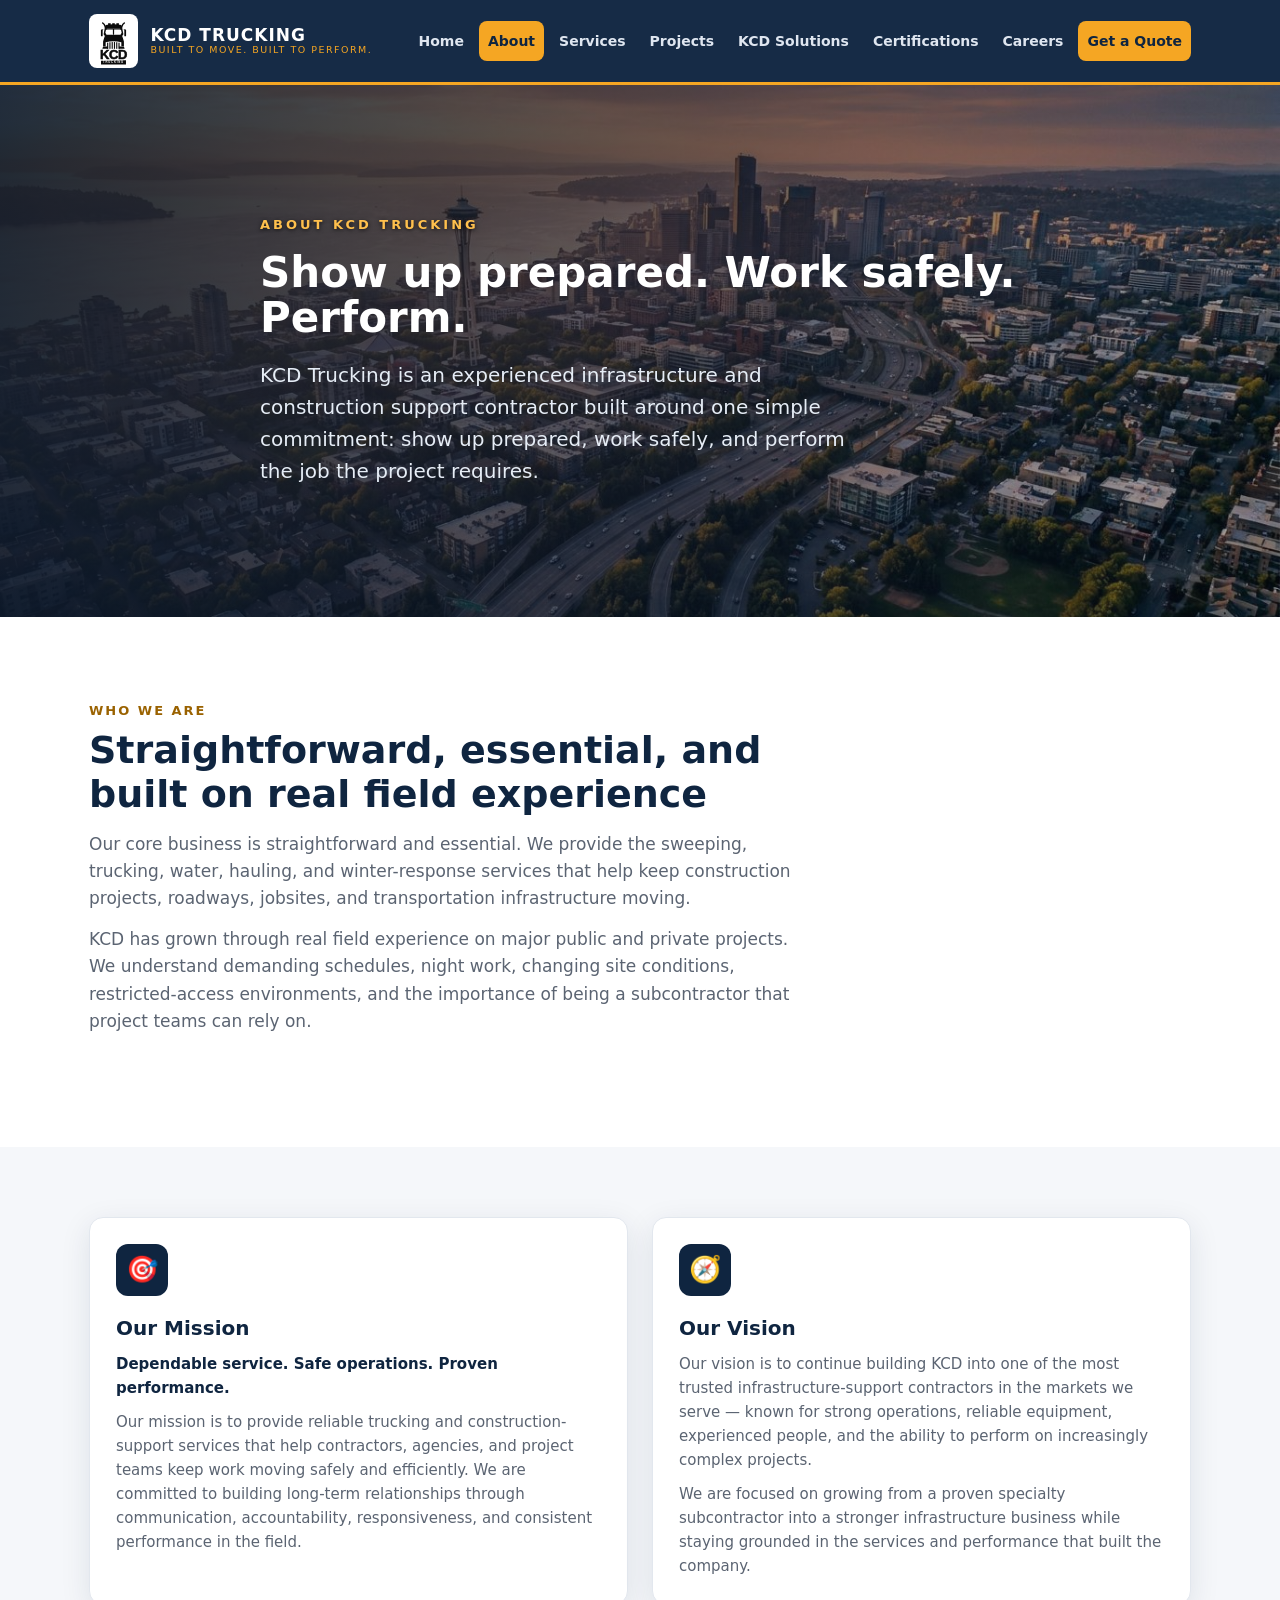
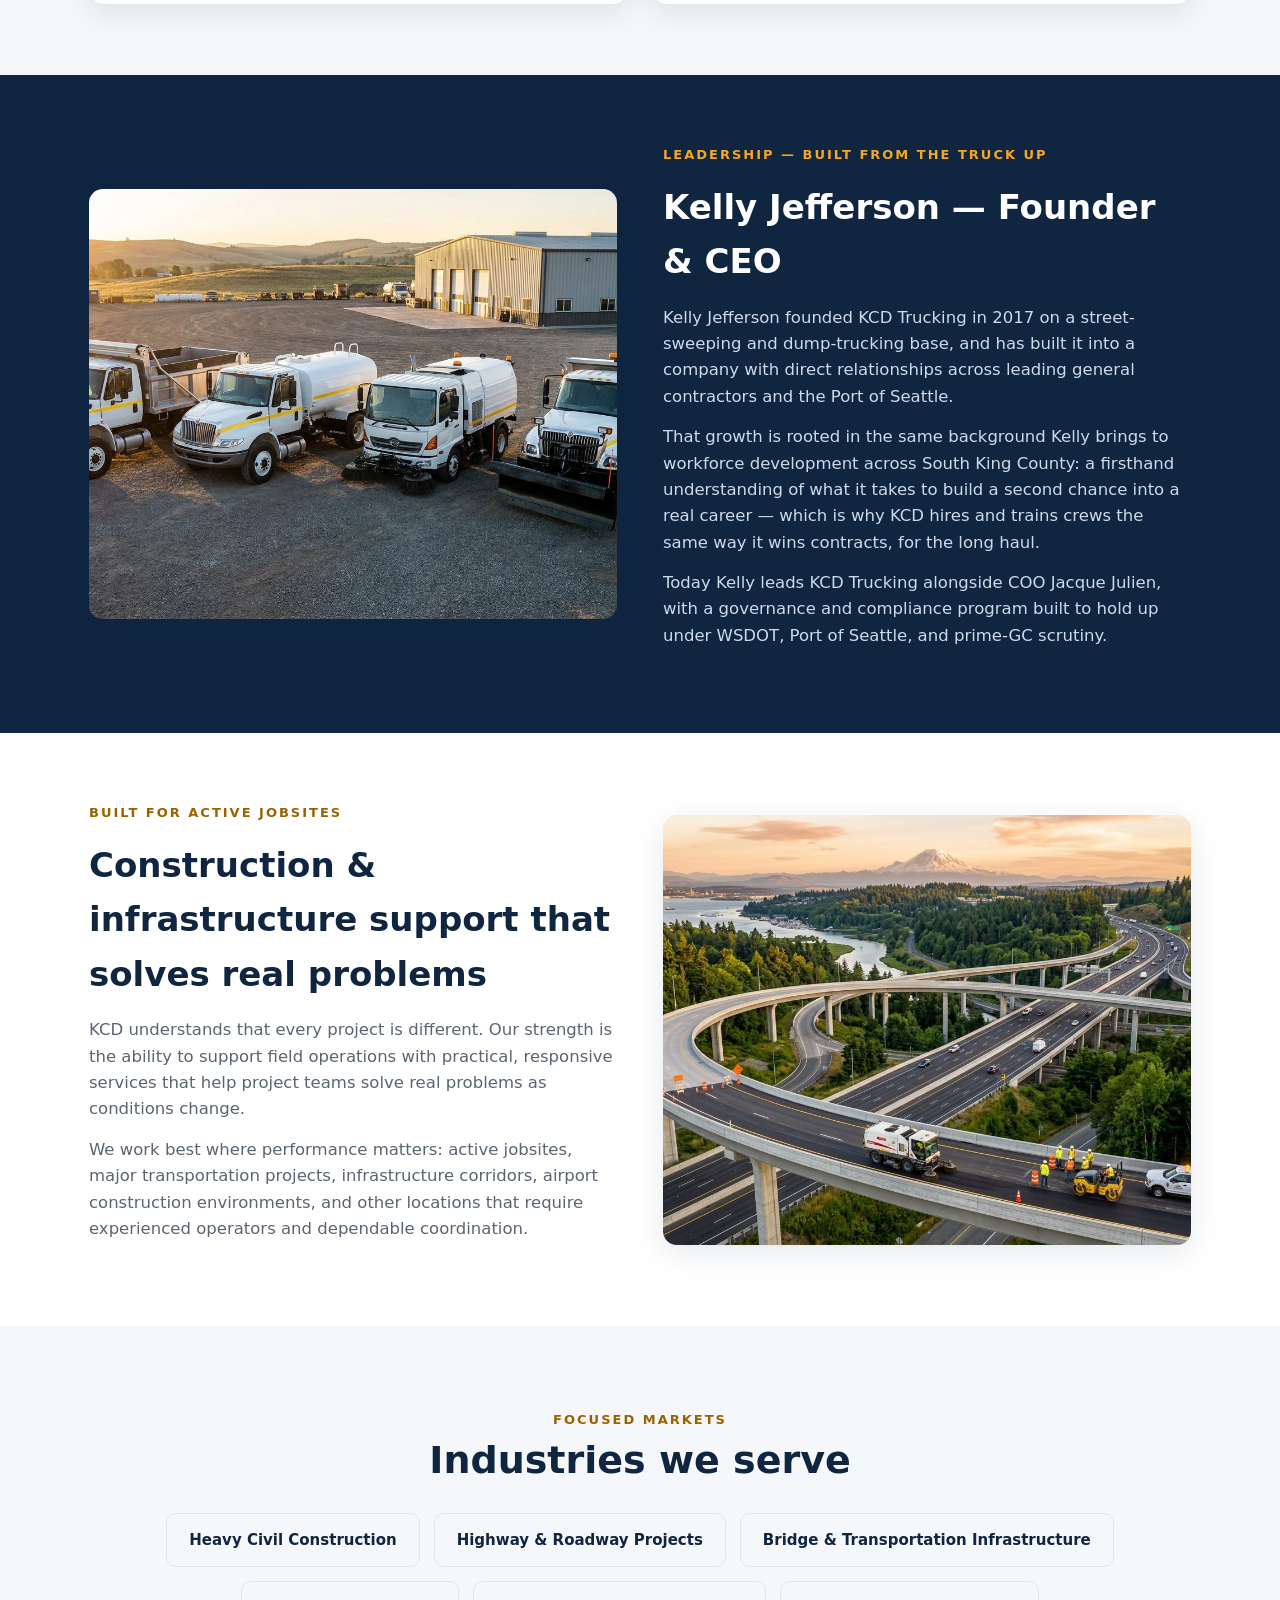
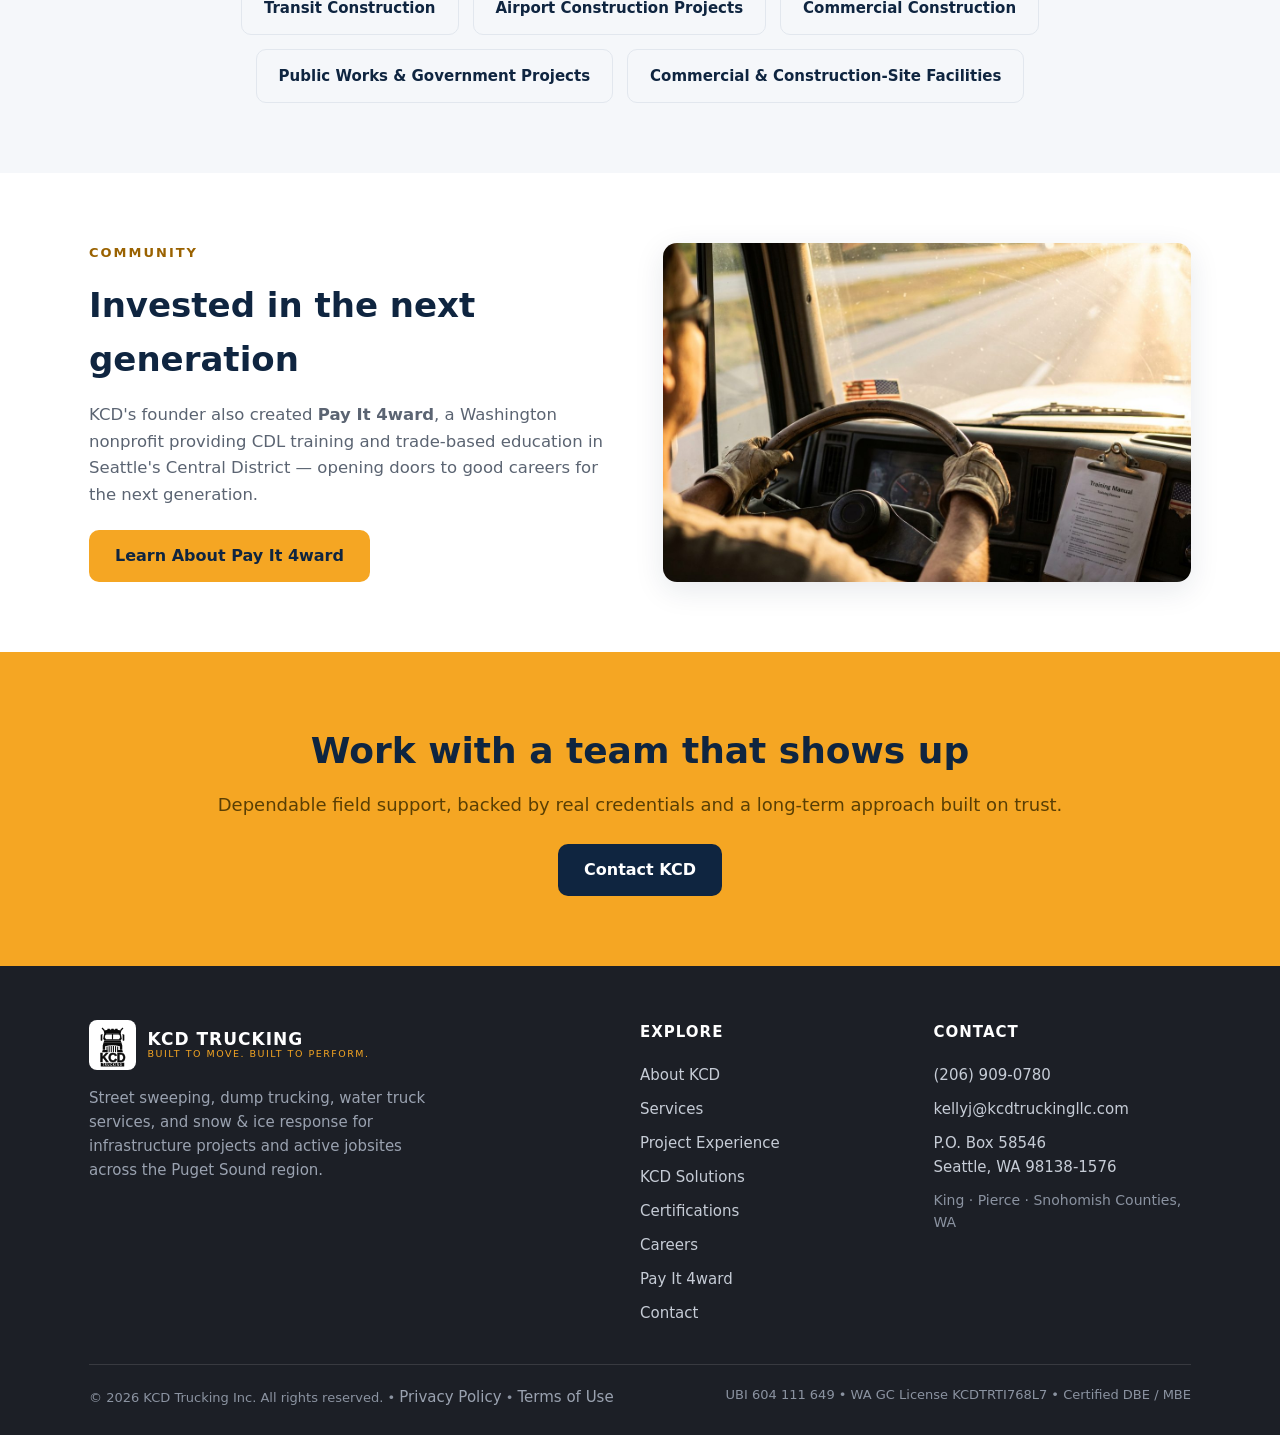
<file: about.html>
<!DOCTYPE html>
<html lang="en">
<head>
<meta charset="UTF-8">
<meta name="viewport" content="width=device-width, initial-scale=1.0">
<title>About KCD Trucking Inc. — Mission, Vision & Leadership | Seattle, WA</title>
<meta name="description" content="KCD Trucking Inc. is an experienced infrastructure and construction support contractor founded in Seattle in 2017 by Kelly Jefferson. Dependable service. Safe operations. Proven performance.">
<link rel="canonical" href="https://www.kcdtruckingllc.com/about.html">
<meta name="robots" content="noindex, nofollow">
<link rel="icon" type="image/svg+xml" href="favicon.svg">
<meta property="og:type" content="website">
<meta property="og:site_name" content="KCD Trucking Inc.">
<meta property="og:title" content="About KCD Trucking — Mission, Vision & Leadership">
<meta property="og:description" content="An experienced infrastructure and construction support contractor built around one commitment: show up prepared, work safely, and perform the job the project requires.">
<meta property="og:url" content="https://www.kcdtruckingllc.com/about.html">
<meta property="og:image" content="https://www.kcdtruckingllc.com/images/seattle.jpg">
<meta name="twitter:card" content="summary_large_image">
<meta name="twitter:title" content="About KCD Trucking — Mission, Vision & Leadership">
<meta name="twitter:description" content="An experienced infrastructure and construction support contractor built around one commitment: show up prepared, work safely, and perform the job the project requires.">
<meta name="twitter:image" content="https://www.kcdtruckingllc.com/images/seattle.jpg">
<link rel="stylesheet" href="styles.css">
<script type="application/ld+json">
{
  "@context":"https://schema.org",
  "@type":"AboutPage",
  "name":"About KCD Trucking Inc.",
  "url":"https://www.kcdtruckingllc.com/about.html",
  "mainEntity":{
    "@type":"LocalBusiness",
    "name":"KCD Trucking Inc.",
    "founder":{"@type":"Person","name":"Kelly Jefferson","jobTitle":"Founder & CEO"},
    "employee":{"@type":"Person","name":"Jacque Julien","jobTitle":"COO"},
    "foundingDate":"2017",
    "foundingLocation":"Seattle, WA",
    "telephone":"+1-206-909-0780",
    "email":"kellyj@kcdtruckingllc.com"
  }
}
</script>
</head>
<body>

<header class="site-header">
  <nav class="nav">
    <a class="brand" href="index.html">
      <span class="logo-chip"><img src="images/kcd-logo.svg" alt="KCD Trucking logo" height="44"></span>
      <span class="brand-text"><b>KCD TRUCKING</b><span>Built to Move. Built to Perform.</span></span>
    </a>
    <button class="nav-toggle" aria-label="Toggle navigation menu" aria-expanded="false" aria-controls="navlinks">
      <span></span><span></span><span></span>
    </button>
    <div class="nav-links" id="navlinks">
      <a href="index.html">Home</a>
      <a href="about.html" class="active" aria-current="page">About</a>
      <a href="services.html">Services</a>
      <a href="projects.html">Projects</a>
      <a href="kcd-solutions.html">KCD Solutions</a>
      <a href="certifications.html">Certifications</a>
      <a href="careers.html">Careers</a>
      <a href="contact.html" class="nav-cta">Get a Quote</a>
    </div>
  </nav>
</header>

<section class="hero hero-sm">
  <img class="hero-bg" src="images/seattle.jpg" width="1376" height="768" alt="Seattle skyline at golden hour">
  <div class="wrap">
    <p class="eyebrow">About KCD Trucking</p>
    <h1>Show up prepared. Work safely. Perform.</h1>
    <p class="lead">KCD Trucking is an experienced infrastructure and construction support contractor built around one simple commitment: show up prepared, work safely, and perform the job the project requires.</p>
  </div>
</section>

<!-- Who we are -->
<section>
  <div class="wrap">
    <div class="section-head reveal">
      <p class="kicker">Who We Are</p>
      <h2>Straightforward, essential, and built on real field experience</h2>
      <p>Our core business is straightforward and essential. We provide the sweeping, trucking, water, hauling, and winter-response services that help keep construction projects, roadways, jobsites, and transportation infrastructure moving.</p>
      <p>KCD has grown through real field experience on major public and private projects. We understand demanding schedules, night work, changing site conditions, restricted-access environments, and the importance of being a subcontractor that project teams can rely on.</p>
    </div>
  </div>
</section>

<!-- Mission / Vision -->
<section class="section-light">
  <div class="wrap">
    <div class="grid grid-2">
      <div class="card reveal">
        <div class="ico" aria-hidden="true">🎯</div>
        <h3>Our Mission</h3>
        <p><b style="color:var(--navy);">Dependable service. Safe operations. Proven performance.</b></p>
        <p style="margin-top:10px;">Our mission is to provide reliable trucking and construction-support services that help contractors, agencies, and project teams keep work moving safely and efficiently. We are committed to building long-term relationships through communication, accountability, responsiveness, and consistent performance in the field.</p>
      </div>
      <div class="card reveal">
        <div class="ico" aria-hidden="true">🧭</div>
        <h3>Our Vision</h3>
        <p>Our vision is to continue building KCD into one of the most trusted infrastructure-support contractors in the markets we serve — known for strong operations, reliable equipment, experienced people, and the ability to perform on increasingly complex projects.</p>
        <p style="margin-top:10px;">We are focused on growing from a proven specialty subcontractor into a stronger infrastructure business while staying grounded in the services and performance that built the company.</p>
      </div>
    </div>
  </div>
</section>

<!-- Leadership -->
<section class="section-navy">
  <div class="wrap">
    <div class="split reveal">
      <img src="images/fleet.jpg" width="1376" height="768" loading="lazy" alt="KCD Trucking fleet at the yard">
      <div>
        <p class="kicker" style="color:var(--amber);font-weight:700;letter-spacing:2px;text-transform:uppercase;font-size:13px;">Leadership — Built From the Truck Up</p>
        <h2>Kelly Jefferson — Founder &amp; CEO</h2>
        <p>Kelly Jefferson founded KCD Trucking in 2017 on a street-sweeping and dump-trucking base, and has built it into a company with direct relationships across leading general contractors and the Port of Seattle.</p>
        <p>That growth is rooted in the same background Kelly brings to workforce development across South King County: a firsthand understanding of what it takes to build a second chance into a real career — which is why KCD hires and trains crews the same way it wins contracts, for the long haul.</p>
        <p>Today Kelly leads KCD Trucking alongside COO Jacque Julien, with a governance and compliance program built to hold up under WSDOT, Port of Seattle, and prime-GC scrutiny.</p>
      </div>
    </div>
  </div>
</section>

<!-- Built for active jobsites -->
<section>
  <div class="wrap">
    <div class="split reveal">
      <div>
        <p class="kicker" style="color:var(--amber-dark);font-weight:700;letter-spacing:2px;text-transform:uppercase;font-size:13px;">Built for Active Jobsites</p>
        <h2>Construction &amp; infrastructure support that solves real problems</h2>
        <p>KCD understands that every project is different. Our strength is the ability to support field operations with practical, responsive services that help project teams solve real problems as conditions change.</p>
        <p>We work best where performance matters: active jobsites, major transportation projects, infrastructure corridors, airport construction environments, and other locations that require experienced operators and dependable coordination.</p>
      </div>
      <img src="images/interchange-aerial.jpg" width="1376" height="768" loading="lazy" alt="Aerial view of a Puget Sound freeway interchange">
    </div>
  </div>
</section>

<!-- Industries -->
<section class="section-light">
  <div class="wrap">
    <div class="section-head reveal" style="text-align:center;margin:0 auto 30px;">
      <p class="kicker">Focused Markets</p>
      <h2>Industries we serve</h2>
    </div>
    <div class="partners reveal">
      <span class="p">Heavy Civil Construction</span>
      <span class="p">Highway &amp; Roadway Projects</span>
      <span class="p">Bridge &amp; Transportation Infrastructure</span>
      <span class="p">Transit Construction</span>
      <span class="p">Airport Construction Projects</span>
      <span class="p">Commercial Construction</span>
      <span class="p">Public Works &amp; Government Projects</span>
      <span class="p">Commercial &amp; Construction-Site Facilities</span>
    </div>
  </div>
</section>

<!-- Community -->
<section>
  <div class="wrap">
    <div class="split reveal">
      <div>
        <p class="kicker" style="color:var(--amber-dark);font-weight:700;letter-spacing:2px;text-transform:uppercase;font-size:13px;">Community</p>
        <h2>Invested in the next generation</h2>
        <p>KCD's founder also created <b>Pay It 4ward</b>, a Washington nonprofit providing CDL training and trade-based education in Seattle's Central District — opening doors to good careers for the next generation.</p>
        <a href="pay-it-4ward.html" class="btn btn-primary" style="margin-top:8px;">Learn About Pay It 4ward</a>
      </div>
      <img src="images/cdl-training.jpg" width="1376" height="768" loading="lazy" alt="Hands on the wheel during CDL training">
    </div>
  </div>
</section>

<section class="cta-band">
  <div class="wrap">
    <h2>Work with a team that shows up</h2>
    <p>Dependable field support, backed by real credentials and a long-term approach built on trust.</p>
    <a href="contact.html" class="btn btn-primary">Contact KCD</a>
  </div>
</section>

<footer class="site-footer">
  <div class="wrap">
    <div class="footer-grid">
      <div>
        <a class="brand" href="index.html" style="margin-bottom:16px;">
          <span class="logo-chip"><img src="images/kcd-logo.svg" alt="KCD Trucking logo" height="38"></span>
          <span class="brand-text" style="color:#fff;"><b>KCD TRUCKING</b><span>Built to Move. Built to Perform.</span></span>
        </a>
        <p style="max-width:340px;color:#9aa2b0;font-size:15px;">Street sweeping, dump trucking, water truck services, and snow &amp; ice response for infrastructure projects and active jobsites across the Puget Sound region.</p>
      </div>
      <div>
        <h4>Explore</h4>
        <a href="about.html">About KCD</a>
        <a href="services.html">Services</a>
        <a href="projects.html">Project Experience</a>
        <a href="kcd-solutions.html">KCD Solutions</a>
        <a href="certifications.html">Certifications</a>
        <a href="careers.html">Careers</a>
        <a href="pay-it-4ward.html">Pay It 4ward</a>
        <a href="contact.html">Contact</a>
      </div>
      <div>
        <h4>Contact</h4>
        <a href="tel:+12069090780">(206) 909-0780</a>
        <a href="mailto:kellyj@kcdtruckingllc.com">kellyj@kcdtruckingllc.com</a>
        <span style="display:block;padding:5px 0;font-size:15px;">P.O. Box 58546<br>Seattle, WA 98138-1576</span>
        <span style="display:block;padding:5px 0;font-size:14px;color:#8b93a1;">King · Pierce · Snohomish Counties, WA</span>
      </div>
    </div>
    <div class="footer-bottom">
      <span>© <span id="yr">2026</span> KCD Trucking Inc. All rights reserved. • <a href="privacy.html" style="color:#9aa2b0;">Privacy Policy</a> • <a href="terms.html" style="color:#9aa2b0;">Terms of Use</a></span>
      <span>UBI 604 111 649 • WA GC License KCDTRTI768L7 • Certified DBE / MBE</span>
    </div>
  </div>
</footer>

<script>
  const tgl=document.querySelector('.nav-toggle'), lnks=document.getElementById('navlinks');
  if(tgl){tgl.addEventListener('click',()=>{const o=lnks.classList.toggle('open');tgl.setAttribute('aria-expanded',o);});}
  const y=document.getElementById('yr'); if(y) y.textContent=new Date().getFullYear();
  if(!window.matchMedia('(prefers-reduced-motion: reduce)').matches){
    const io=new IntersectionObserver((es)=>es.forEach(e=>{if(e.isIntersecting)e.target.classList.add('in')}),{threshold:.15});
    document.querySelectorAll('.reveal').forEach(el=>io.observe(el));
  } else { document.querySelectorAll('.reveal').forEach(el=>el.classList.add('in')); }
</script>
</body>
</html>
</file>
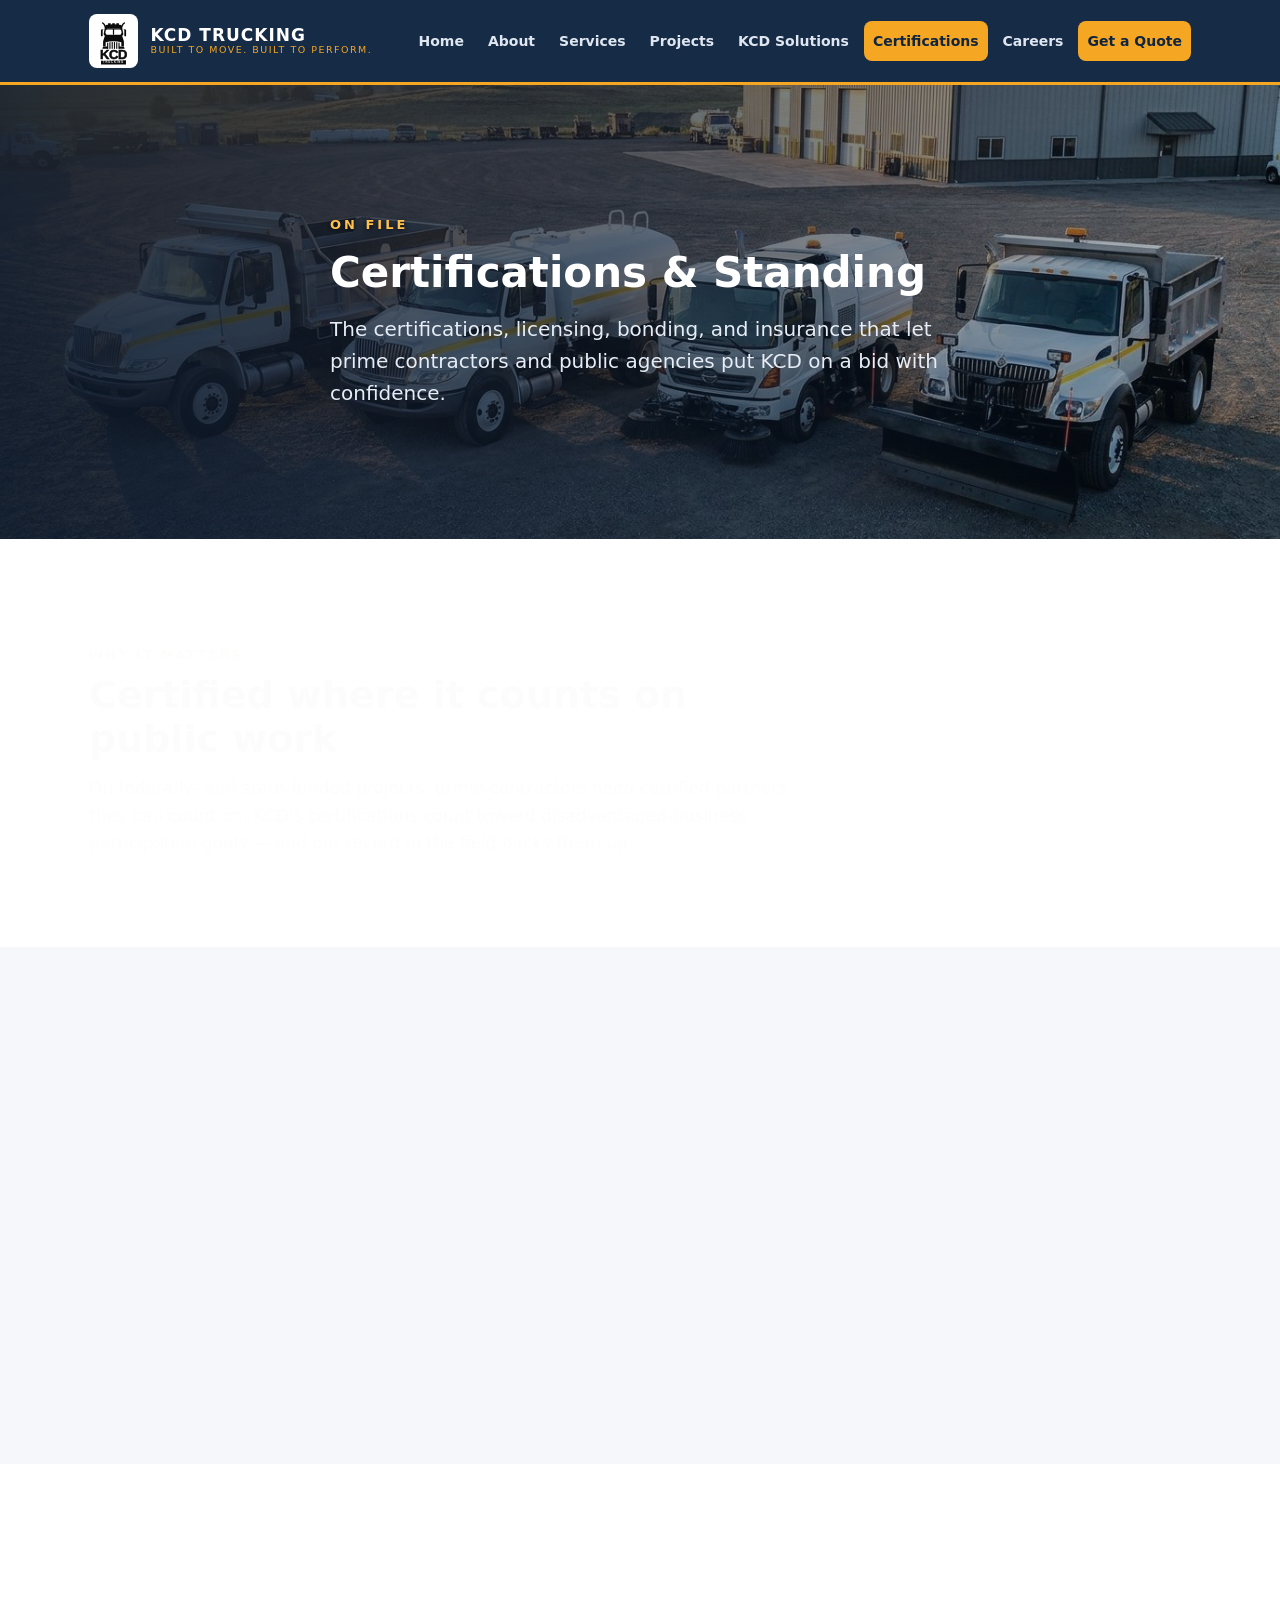
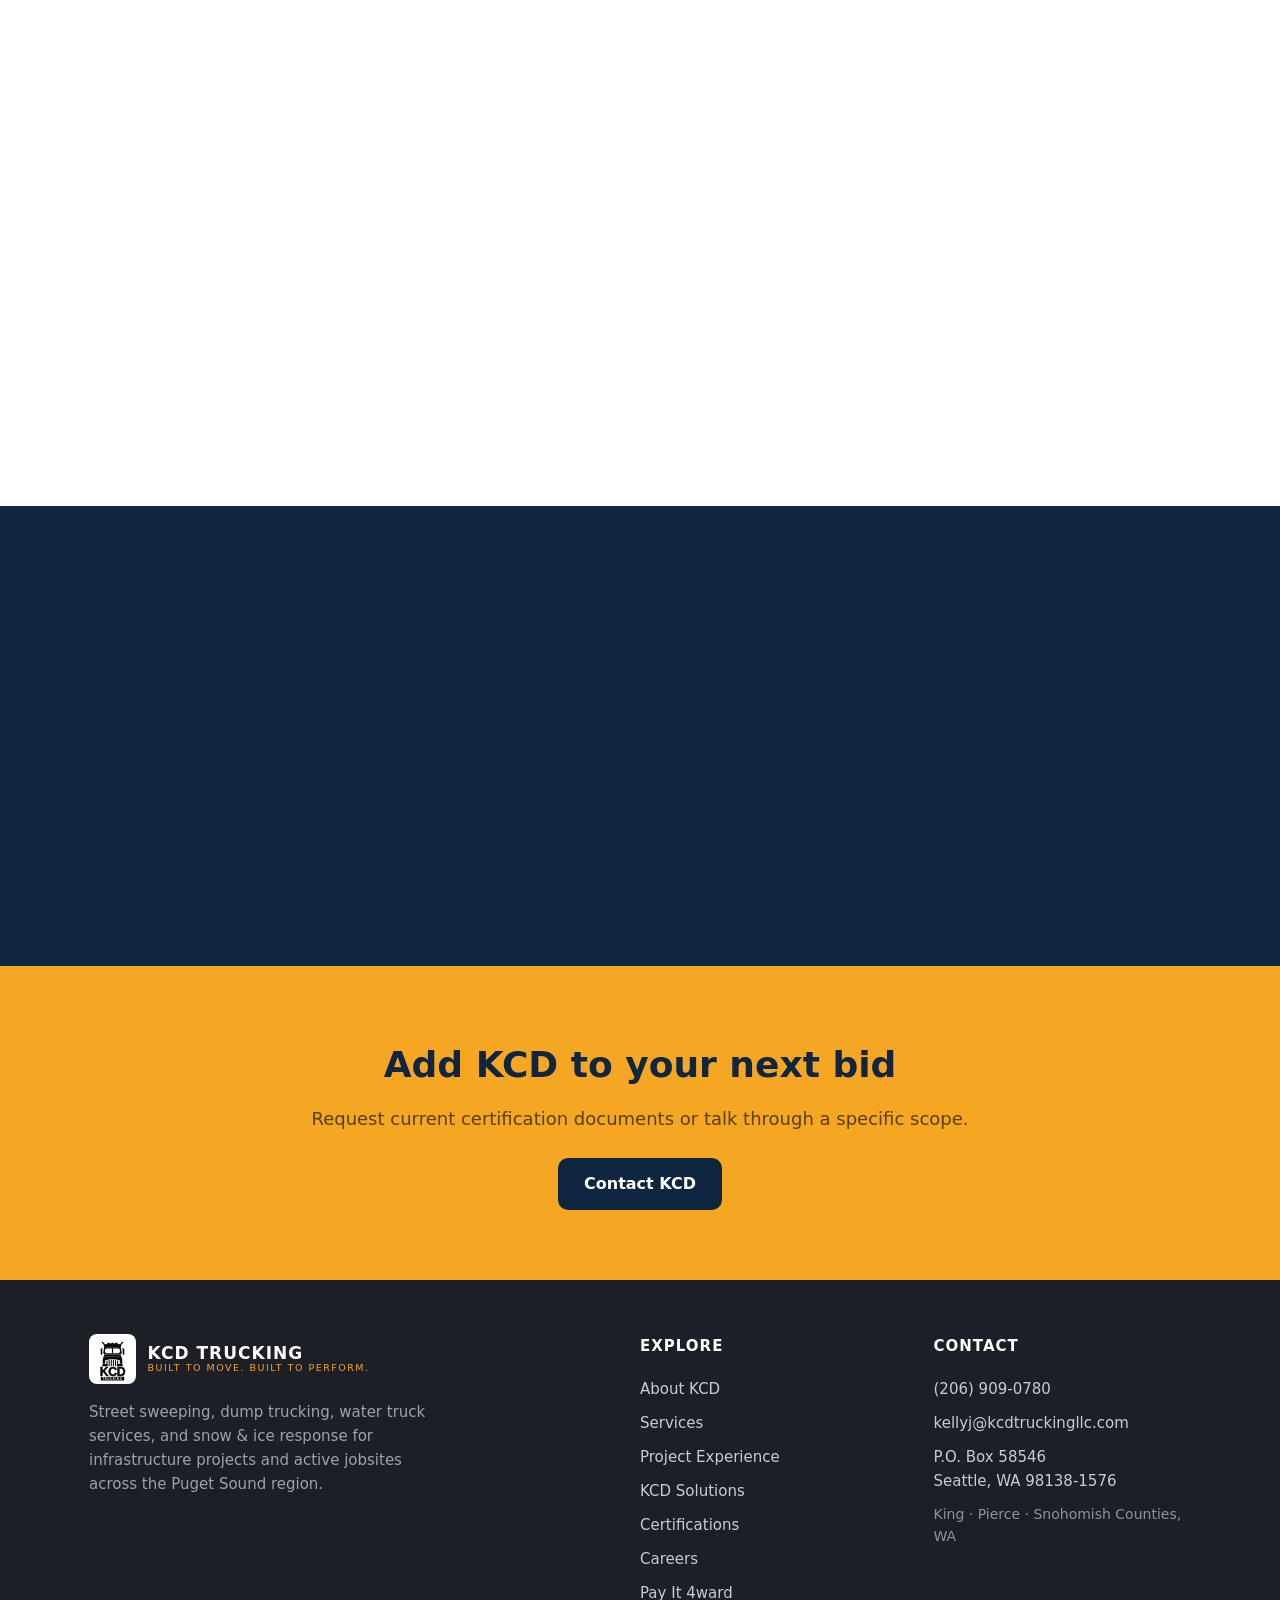
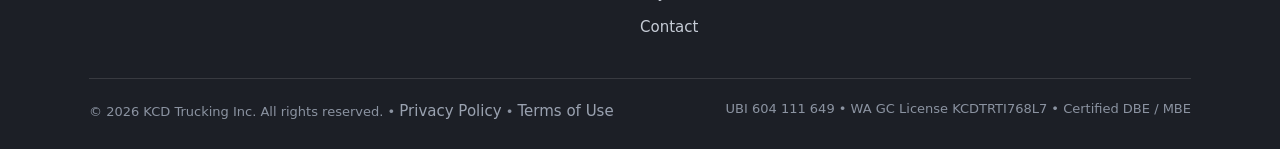
<file: capabilities.html>
<!DOCTYPE html>
<html lang="en">
<head>
<meta charset="UTF-8">
<title>Capabilities — Moved</title>
<meta http-equiv="refresh" content="0;url=certifications.html">
<link rel="canonical" href="https://www.kcdtruckingllc.com/certifications.html">
<meta name="robots" content="noindex, nofollow">
</head>
<body>
<p>This page has moved. If you are not redirected, <a href="certifications.html">view Certifications &amp; Standing</a>.</p>
</body>
</html>
</file>
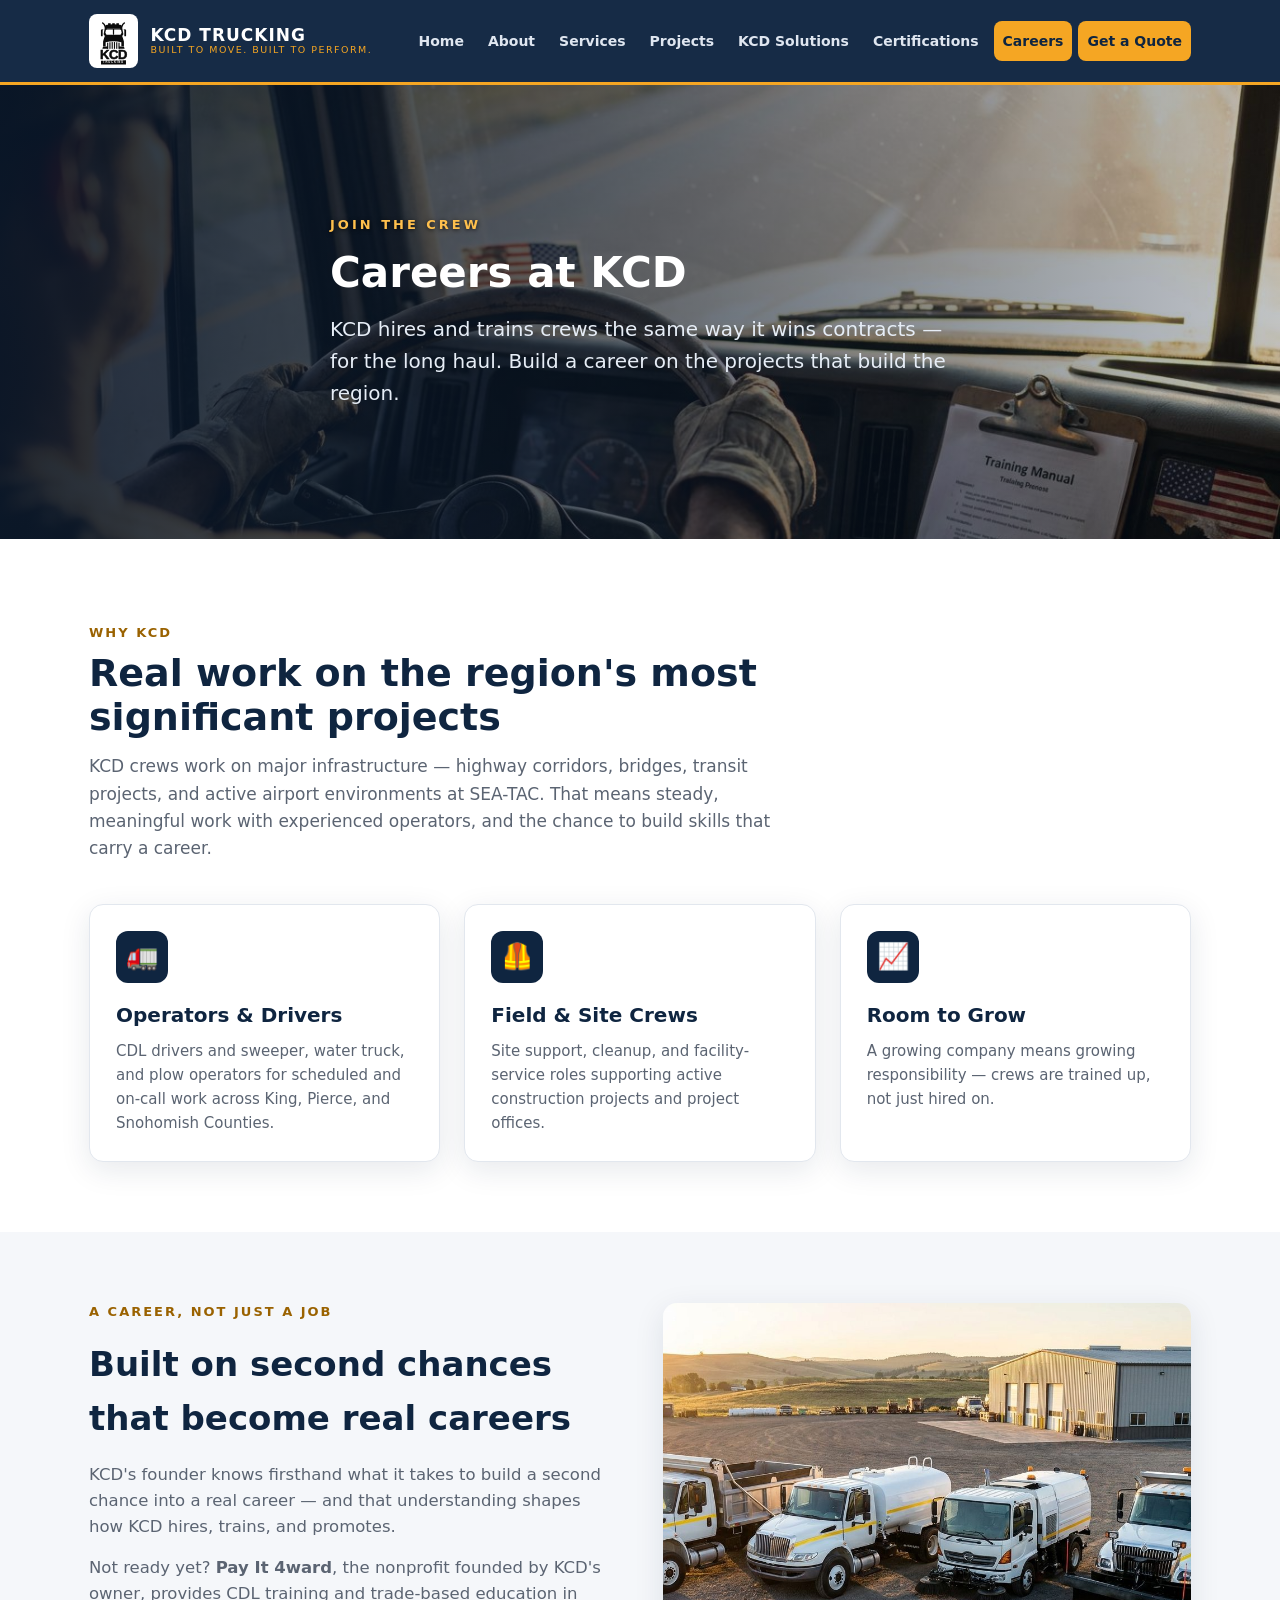
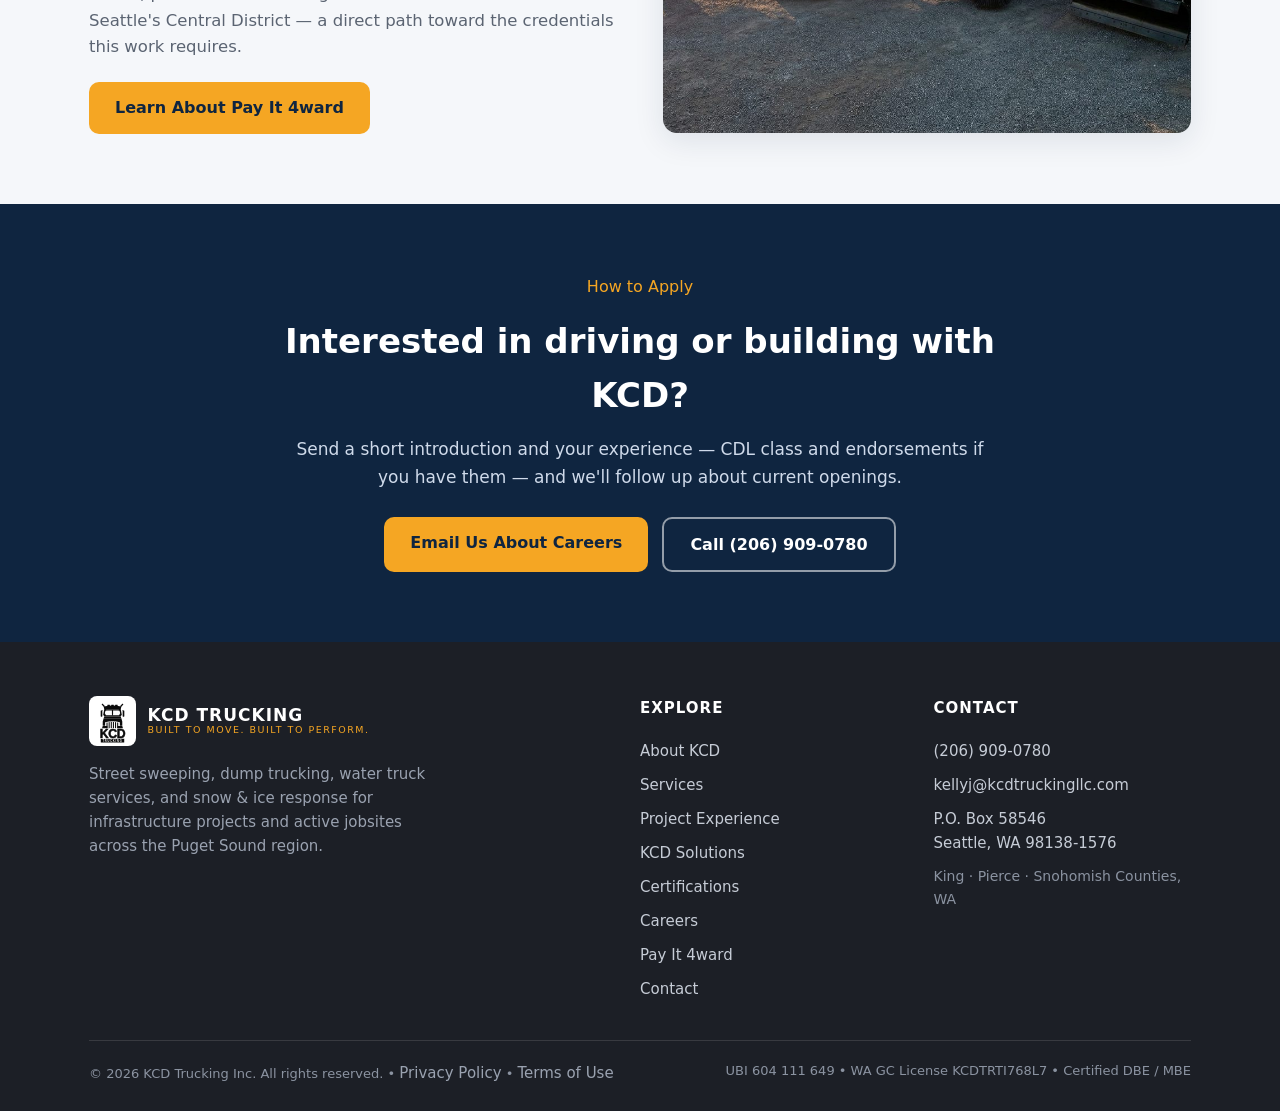
<file: careers.html>
<!DOCTYPE html>
<html lang="en">
<head>
<meta charset="UTF-8">
<meta name="viewport" content="width=device-width, initial-scale=1.0">
<title>Careers — Drive & Build With KCD | KCD Trucking Inc.</title>
<meta name="description" content="Careers at KCD Trucking Inc. — CDL drivers, sweeper operators, and field crew roles on major Puget Sound infrastructure and airport projects. Hired and trained for the long haul.">
<link rel="canonical" href="https://www.kcdtruckingllc.com/careers.html">
<meta name="robots" content="noindex, nofollow">
<link rel="icon" type="image/svg+xml" href="favicon.svg">
<meta property="og:type" content="website">
<meta property="og:site_name" content="KCD Trucking Inc.">
<meta property="og:title" content="Careers — Drive & Build With KCD">
<meta property="og:description" content="CDL drivers, sweeper operators, and field crew roles on major Puget Sound infrastructure and airport projects.">
<meta property="og:url" content="https://www.kcdtruckingllc.com/careers.html">
<meta property="og:image" content="https://www.kcdtruckingllc.com/images/cdl-training.jpg">
<meta name="twitter:card" content="summary_large_image">
<meta name="twitter:title" content="Careers — Drive & Build With KCD">
<meta name="twitter:description" content="CDL drivers, sweeper operators, and field crew roles on major Puget Sound infrastructure and airport projects.">
<meta name="twitter:image" content="https://www.kcdtruckingllc.com/images/cdl-training.jpg">
<link rel="stylesheet" href="styles.css">
</head>
<body>

<header class="site-header">
  <nav class="nav">
    <a class="brand" href="index.html">
      <span class="logo-chip"><img src="images/kcd-logo.svg" alt="KCD Trucking logo" height="44"></span>
      <span class="brand-text"><b>KCD TRUCKING</b><span>Built to Move. Built to Perform.</span></span>
    </a>
    <button class="nav-toggle" aria-label="Toggle navigation menu" aria-expanded="false" aria-controls="navlinks">
      <span></span><span></span><span></span>
    </button>
    <div class="nav-links" id="navlinks">
      <a href="index.html">Home</a>
      <a href="about.html">About</a>
      <a href="services.html">Services</a>
      <a href="projects.html">Projects</a>
      <a href="kcd-solutions.html">KCD Solutions</a>
      <a href="certifications.html">Certifications</a>
      <a href="careers.html" class="active" aria-current="page">Careers</a>
      <a href="contact.html" class="nav-cta">Get a Quote</a>
    </div>
  </nav>
</header>

<section class="hero hero-sm">
  <img class="hero-bg" src="images/cdl-training.jpg" width="1376" height="768" alt="Hands on the wheel during CDL training">
  <div class="wrap">
    <p class="eyebrow">Join the Crew</p>
    <h1>Careers at KCD</h1>
    <p class="lead">KCD hires and trains crews the same way it wins contracts — for the long haul. Build a career on the projects that build the region.</p>
  </div>
</section>

<!-- Why work here -->
<section>
  <div class="wrap">
    <div class="section-head reveal">
      <p class="kicker">Why KCD</p>
      <h2>Real work on the region's most significant projects</h2>
      <p>KCD crews work on major infrastructure — highway corridors, bridges, transit projects, and active airport environments at SEA-TAC. That means steady, meaningful work with experienced operators, and the chance to build skills that carry a career.</p>
    </div>
    <div class="grid grid-3">
      <div class="card reveal"><div class="ico" aria-hidden="true">🚛</div><h3>Operators &amp; Drivers</h3><p>CDL drivers and sweeper, water truck, and plow operators for scheduled and on-call work across King, Pierce, and Snohomish Counties.</p></div>
      <div class="card reveal"><div class="ico" aria-hidden="true">🦺</div><h3>Field &amp; Site Crews</h3><p>Site support, cleanup, and facility-service roles supporting active construction projects and project offices.</p></div>
      <div class="card reveal"><div class="ico" aria-hidden="true">📈</div><h3>Room to Grow</h3><p>A growing company means growing responsibility — crews are trained up, not just hired on.</p></div>
    </div>
  </div>
</section>

<!-- Second chance / PI4W -->
<section class="section-light">
  <div class="wrap">
    <div class="split reveal">
      <div>
        <p class="kicker" style="color:var(--amber-dark);font-weight:700;letter-spacing:2px;text-transform:uppercase;font-size:13px;">A Career, Not Just a Job</p>
        <h2>Built on second chances that become real careers</h2>
        <p>KCD's founder knows firsthand what it takes to build a second chance into a real career — and that understanding shapes how KCD hires, trains, and promotes.</p>
        <p>Not ready yet? <b>Pay It 4ward</b>, the nonprofit founded by KCD's owner, provides CDL training and trade-based education in Seattle's Central District — a direct path toward the credentials this work requires.</p>
        <a href="pay-it-4ward.html" class="btn btn-primary" style="margin-top:8px;">Learn About Pay It 4ward</a>
      </div>
      <img src="images/fleet.jpg" width="1376" height="768" loading="lazy" alt="KCD Trucking fleet at the yard">
    </div>
  </div>
</section>

<!-- How to apply -->
<section class="section-navy">
  <div class="wrap" style="text-align:center;max-width:760px;margin:0 auto;">
    <p class="eyebrow" style="color:var(--amber);margin-bottom:14px;">How to Apply</p>
    <h2 style="font-size:clamp(24px,3vw,34px);">Interested in driving or building with KCD?</h2>
    <p style="color:#cfdaea;margin-top:14px;font-size:17px;">Send a short introduction and your experience — CDL class and endorsements if you have them — and we'll follow up about current openings.</p>
    <div class="btn-row" style="justify-content:center;display:flex;gap:14px;flex-wrap:wrap;margin-top:26px;">
      <a href="mailto:kellyj@kcdtruckingllc.com?subject=Careers%20at%20KCD" class="btn btn-primary">Email Us About Careers</a>
      <a href="tel:+12069090780" class="btn btn-ghost">Call (206) 909-0780</a>
    </div>
  </div>
</section>

<footer class="site-footer">
  <div class="wrap">
    <div class="footer-grid">
      <div>
        <a class="brand" href="index.html" style="margin-bottom:16px;">
          <span class="logo-chip"><img src="images/kcd-logo.svg" alt="KCD Trucking logo" height="38"></span>
          <span class="brand-text" style="color:#fff;"><b>KCD TRUCKING</b><span>Built to Move. Built to Perform.</span></span>
        </a>
        <p style="max-width:340px;color:#9aa2b0;font-size:15px;">Street sweeping, dump trucking, water truck services, and snow &amp; ice response for infrastructure projects and active jobsites across the Puget Sound region.</p>
      </div>
      <div>
        <h4>Explore</h4>
        <a href="about.html">About KCD</a>
        <a href="services.html">Services</a>
        <a href="projects.html">Project Experience</a>
        <a href="kcd-solutions.html">KCD Solutions</a>
        <a href="certifications.html">Certifications</a>
        <a href="careers.html">Careers</a>
        <a href="pay-it-4ward.html">Pay It 4ward</a>
        <a href="contact.html">Contact</a>
      </div>
      <div>
        <h4>Contact</h4>
        <a href="tel:+12069090780">(206) 909-0780</a>
        <a href="mailto:kellyj@kcdtruckingllc.com">kellyj@kcdtruckingllc.com</a>
        <span style="display:block;padding:5px 0;font-size:15px;">P.O. Box 58546<br>Seattle, WA 98138-1576</span>
        <span style="display:block;padding:5px 0;font-size:14px;color:#8b93a1;">King · Pierce · Snohomish Counties, WA</span>
      </div>
    </div>
    <div class="footer-bottom">
      <span>© <span id="yr">2026</span> KCD Trucking Inc. All rights reserved. • <a href="privacy.html" style="color:#9aa2b0;">Privacy Policy</a> • <a href="terms.html" style="color:#9aa2b0;">Terms of Use</a></span>
      <span>UBI 604 111 649 • WA GC License KCDTRTI768L7 • Certified DBE / MBE</span>
    </div>
  </div>
</footer>

<script>
  const tgl=document.querySelector('.nav-toggle'), lnks=document.getElementById('navlinks');
  if(tgl){tgl.addEventListener('click',()=>{const o=lnks.classList.toggle('open');tgl.setAttribute('aria-expanded',o);});}
  const y=document.getElementById('yr'); if(y) y.textContent=new Date().getFullYear();
  if(!window.matchMedia('(prefers-reduced-motion: reduce)').matches){
    const io=new IntersectionObserver((es)=>es.forEach(e=>{if(e.isIntersecting)e.target.classList.add('in')}),{threshold:.15});
    document.querySelectorAll('.reveal').forEach(el=>io.observe(el));
  } else { document.querySelectorAll('.reveal').forEach(el=>el.classList.add('in')); }
</script>
</body>
</html>
</file>
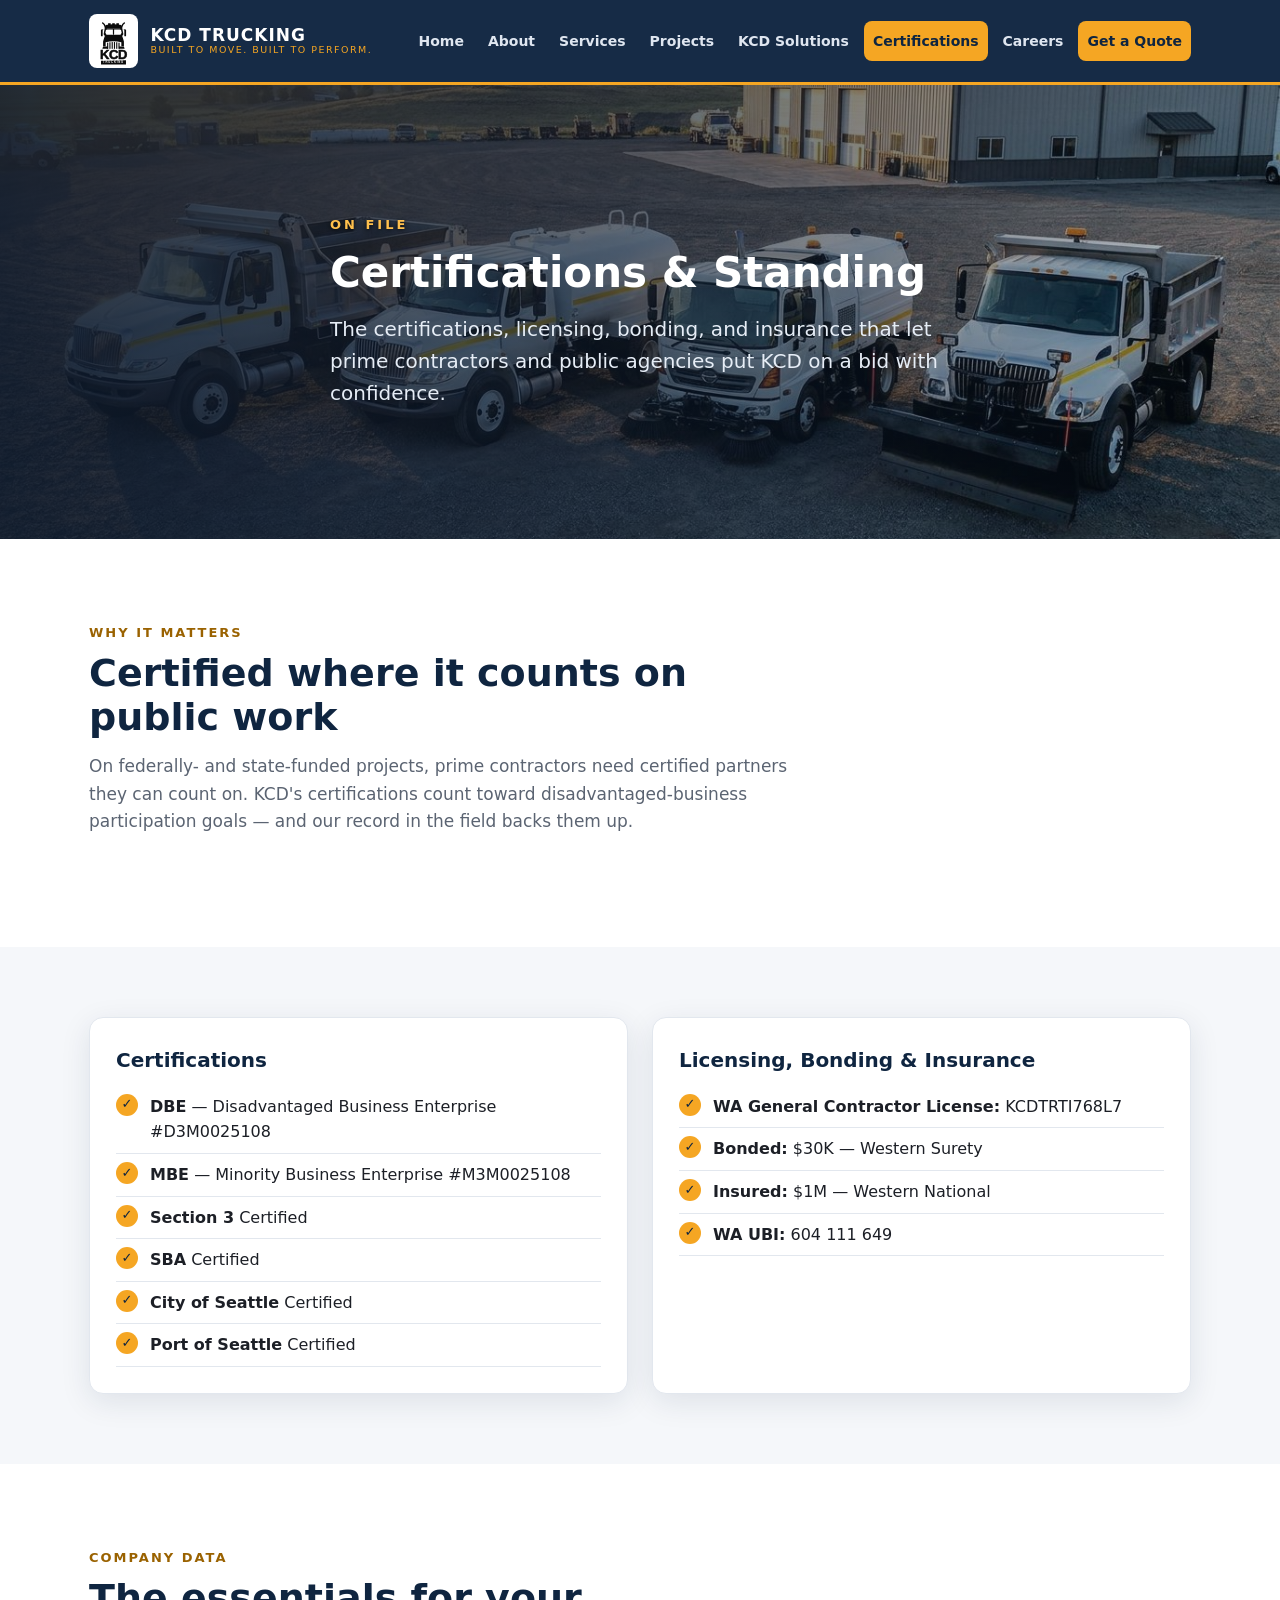
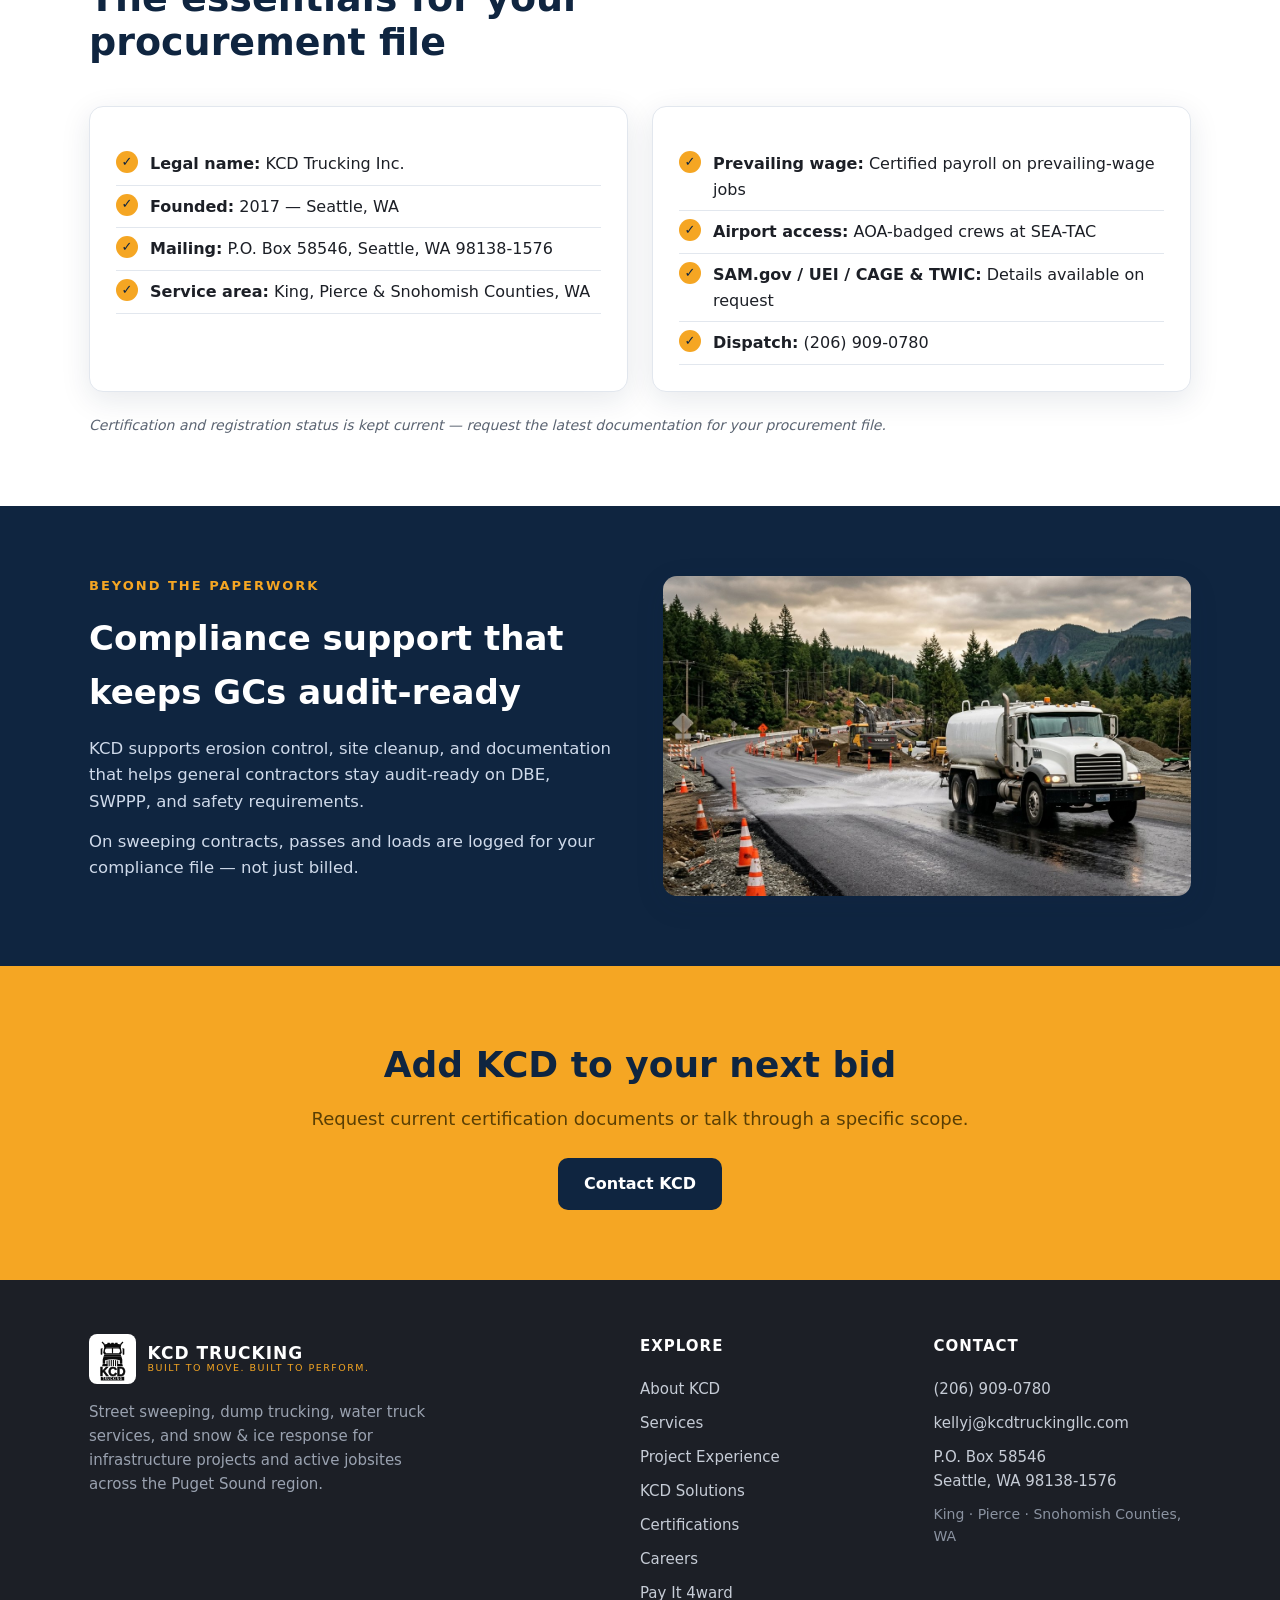
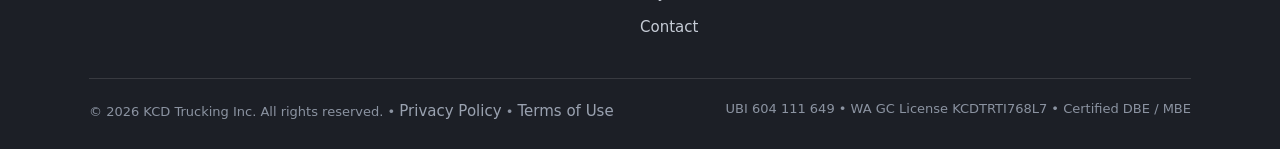
<file: certifications.html>
<!DOCTYPE html>
<html lang="en">
<head>
<meta charset="UTF-8">
<meta name="viewport" content="width=device-width, initial-scale=1.0">
<title>Certifications & Standing — DBE, MBE, Section 3, SBA | KCD Trucking Inc.</title>
<meta name="description" content="KCD Trucking Inc. certifications and standing: DBE #D3M0025108, MBE #M3M0025108, Section 3 certified, SBA certified, City of Seattle and Port of Seattle certified, WA GC License KCDTRTI768L7, bonded and insured.">
<link rel="canonical" href="https://www.kcdtruckingllc.com/certifications.html">
<meta name="robots" content="noindex, nofollow">
<link rel="icon" type="image/svg+xml" href="favicon.svg">
<meta property="og:type" content="website">
<meta property="og:site_name" content="KCD Trucking Inc.">
<meta property="og:title" content="Certifications & Standing — KCD Trucking Inc.">
<meta property="og:description" content="DBE, MBE, Section 3, and SBA certified. City of Seattle and Port of Seattle certified. WA GC licensed, bonded and insured.">
<meta property="og:url" content="https://www.kcdtruckingllc.com/certifications.html">
<meta property="og:image" content="https://www.kcdtruckingllc.com/images/fleet.jpg">
<meta name="twitter:card" content="summary_large_image">
<meta name="twitter:title" content="Certifications & Standing — KCD Trucking Inc.">
<meta name="twitter:description" content="DBE, MBE, Section 3, and SBA certified. City of Seattle and Port of Seattle certified. WA GC licensed, bonded and insured.">
<meta name="twitter:image" content="https://www.kcdtruckingllc.com/images/fleet.jpg">
<link rel="stylesheet" href="styles.css">
<script type="application/ld+json">
{
  "@context":"https://schema.org",
  "@type":"LocalBusiness",
  "name":"KCD Trucking Inc.",
  "url":"https://www.kcdtruckingllc.com/certifications.html",
  "image":"https://www.kcdtruckingllc.com/images/fleet.jpg",
  "telephone":"+1-206-909-0780",
  "email":"kellyj@kcdtruckingllc.com",
  "hasCredential":["DBE #D3M0025108","MBE #M3M0025108","Section 3 Certified","SBA Certified","City of Seattle Certified","Port of Seattle Certified","WA GC License KCDTRTI768L7"]
}
</script>
</head>
<body>

<header class="site-header">
  <nav class="nav">
    <a class="brand" href="index.html">
      <span class="logo-chip"><img src="images/kcd-logo.svg" alt="KCD Trucking logo" height="44"></span>
      <span class="brand-text"><b>KCD TRUCKING</b><span>Built to Move. Built to Perform.</span></span>
    </a>
    <button class="nav-toggle" aria-label="Toggle navigation menu" aria-expanded="false" aria-controls="navlinks">
      <span></span><span></span><span></span>
    </button>
    <div class="nav-links" id="navlinks">
      <a href="index.html">Home</a>
      <a href="about.html">About</a>
      <a href="services.html">Services</a>
      <a href="projects.html">Projects</a>
      <a href="kcd-solutions.html">KCD Solutions</a>
      <a href="certifications.html" class="active" aria-current="page">Certifications</a>
      <a href="careers.html">Careers</a>
      <a href="contact.html" class="nav-cta">Get a Quote</a>
    </div>
  </nav>
</header>

<section class="hero hero-sm">
  <img class="hero-bg" src="images/fleet.jpg" width="1376" height="768" alt="KCD Trucking fleet lined up at the yard">
  <div class="wrap">
    <p class="eyebrow">On File</p>
    <h1>Certifications &amp; Standing</h1>
    <p class="lead">The certifications, licensing, bonding, and insurance that let prime contractors and public agencies put KCD on a bid with confidence.</p>
  </div>
</section>

<!-- Why it matters -->
<section>
  <div class="wrap">
    <div class="section-head reveal">
      <p class="kicker">Why It Matters</p>
      <h2>Certified where it counts on public work</h2>
      <p>On federally- and state-funded projects, prime contractors need certified partners they can count on. KCD's certifications count toward disadvantaged-business participation goals — and our record in the field backs them up.</p>
    </div>
  </div>
</section>

<!-- Certifications -->
<section class="section-light">
  <div class="wrap">
    <div class="grid grid-2">
      <div class="card reveal">
        <h3>Certifications</h3>
        <ul class="checklist">
          <li><b>DBE</b> — Disadvantaged Business Enterprise #D3M0025108</li>
          <li><b>MBE</b> — Minority Business Enterprise #M3M0025108</li>
          <li><b>Section 3</b> Certified</li>
          <li><b>SBA</b> Certified</li>
          <li><b>City of Seattle</b> Certified</li>
          <li><b>Port of Seattle</b> Certified</li>
        </ul>
      </div>
      <div class="card reveal">
        <h3>Licensing, Bonding &amp; Insurance</h3>
        <ul class="checklist">
          <li><b>WA General Contractor License:</b> KCDTRTI768L7</li>
          <li><b>Bonded:</b> $30K — Western Surety</li>
          <li><b>Insured:</b> $1M — Western National</li>
          <li><b>WA UBI:</b> 604 111 649</li>
        </ul>
      </div>
    </div>
  </div>
</section>

<!-- Company data -->
<section>
  <div class="wrap">
    <div class="section-head reveal">
      <p class="kicker">Company Data</p>
      <h2>The essentials for your procurement file</h2>
    </div>
    <div class="grid grid-2">
      <div class="card reveal">
        <ul class="checklist">
          <li><b>Legal name:</b> KCD Trucking Inc.</li>
          <li><b>Founded:</b> 2017 — Seattle, WA</li>
          <li><b>Mailing:</b> P.O. Box 58546, Seattle, WA 98138-1576</li>
          <li><b>Service area:</b> King, Pierce &amp; Snohomish Counties, WA</li>
        </ul>
      </div>
      <div class="card reveal">
        <ul class="checklist">
          <li><b>Prevailing wage:</b> Certified payroll on prevailing-wage jobs</li>
          <li><b>Airport access:</b> AOA-badged crews at SEA-TAC</li>
          <li><b>SAM.gov / UEI / CAGE &amp; TWIC:</b> Details available on request</li>
          <li><b>Dispatch:</b> (206) 909-0780</li>
        </ul>
      </div>
    </div>
    <p class="reveal" style="color:var(--grey);font-size:14px;margin-top:22px;font-style:italic;">Certification and registration status is kept current — request the latest documentation for your procurement file.</p>
  </div>
</section>

<!-- Compliance support -->
<section class="section-navy">
  <div class="wrap">
    <div class="split reveal">
      <div>
        <p class="kicker" style="color:var(--amber);font-weight:700;letter-spacing:2px;text-transform:uppercase;font-size:13px;">Beyond the Paperwork</p>
        <h2>Compliance support that keeps GCs audit-ready</h2>
        <p>KCD supports erosion control, site cleanup, and documentation that helps general contractors stay audit-ready on DBE, SWPPP, and safety requirements.</p>
        <p>On sweeping contracts, passes and loads are logged for your compliance file — not just billed.</p>
      </div>
      <img src="images/water-truck.jpg" width="1376" height="768" loading="lazy" alt="Water truck supporting dust control on an active site">
    </div>
  </div>
</section>

<section class="cta-band">
  <div class="wrap">
    <h2>Add KCD to your next bid</h2>
    <p>Request current certification documents or talk through a specific scope.</p>
    <a href="contact.html" class="btn btn-primary">Contact KCD</a>
  </div>
</section>

<footer class="site-footer">
  <div class="wrap">
    <div class="footer-grid">
      <div>
        <a class="brand" href="index.html" style="margin-bottom:16px;">
          <span class="logo-chip"><img src="images/kcd-logo.svg" alt="KCD Trucking logo" height="38"></span>
          <span class="brand-text" style="color:#fff;"><b>KCD TRUCKING</b><span>Built to Move. Built to Perform.</span></span>
        </a>
        <p style="max-width:340px;color:#9aa2b0;font-size:15px;">Street sweeping, dump trucking, water truck services, and snow &amp; ice response for infrastructure projects and active jobsites across the Puget Sound region.</p>
      </div>
      <div>
        <h4>Explore</h4>
        <a href="about.html">About KCD</a>
        <a href="services.html">Services</a>
        <a href="projects.html">Project Experience</a>
        <a href="kcd-solutions.html">KCD Solutions</a>
        <a href="certifications.html">Certifications</a>
        <a href="careers.html">Careers</a>
        <a href="pay-it-4ward.html">Pay It 4ward</a>
        <a href="contact.html">Contact</a>
      </div>
      <div>
        <h4>Contact</h4>
        <a href="tel:+12069090780">(206) 909-0780</a>
        <a href="mailto:kellyj@kcdtruckingllc.com">kellyj@kcdtruckingllc.com</a>
        <span style="display:block;padding:5px 0;font-size:15px;">P.O. Box 58546<br>Seattle, WA 98138-1576</span>
        <span style="display:block;padding:5px 0;font-size:14px;color:#8b93a1;">King · Pierce · Snohomish Counties, WA</span>
      </div>
    </div>
    <div class="footer-bottom">
      <span>© <span id="yr">2026</span> KCD Trucking Inc. All rights reserved. • <a href="privacy.html" style="color:#9aa2b0;">Privacy Policy</a> • <a href="terms.html" style="color:#9aa2b0;">Terms of Use</a></span>
      <span>UBI 604 111 649 • WA GC License KCDTRTI768L7 • Certified DBE / MBE</span>
    </div>
  </div>
</footer>

<script>
  const tgl=document.querySelector('.nav-toggle'), lnks=document.getElementById('navlinks');
  if(tgl){tgl.addEventListener('click',()=>{const o=lnks.classList.toggle('open');tgl.setAttribute('aria-expanded',o);});}
  const y=document.getElementById('yr'); if(y) y.textContent=new Date().getFullYear();
  if(!window.matchMedia('(prefers-reduced-motion: reduce)').matches){
    const io=new IntersectionObserver((es)=>es.forEach(e=>{if(e.isIntersecting)e.target.classList.add('in')}),{threshold:.15});
    document.querySelectorAll('.reveal').forEach(el=>io.observe(el));
  } else { document.querySelectorAll('.reveal').forEach(el=>el.classList.add('in')); }
</script>
</body>
</html>
</file>
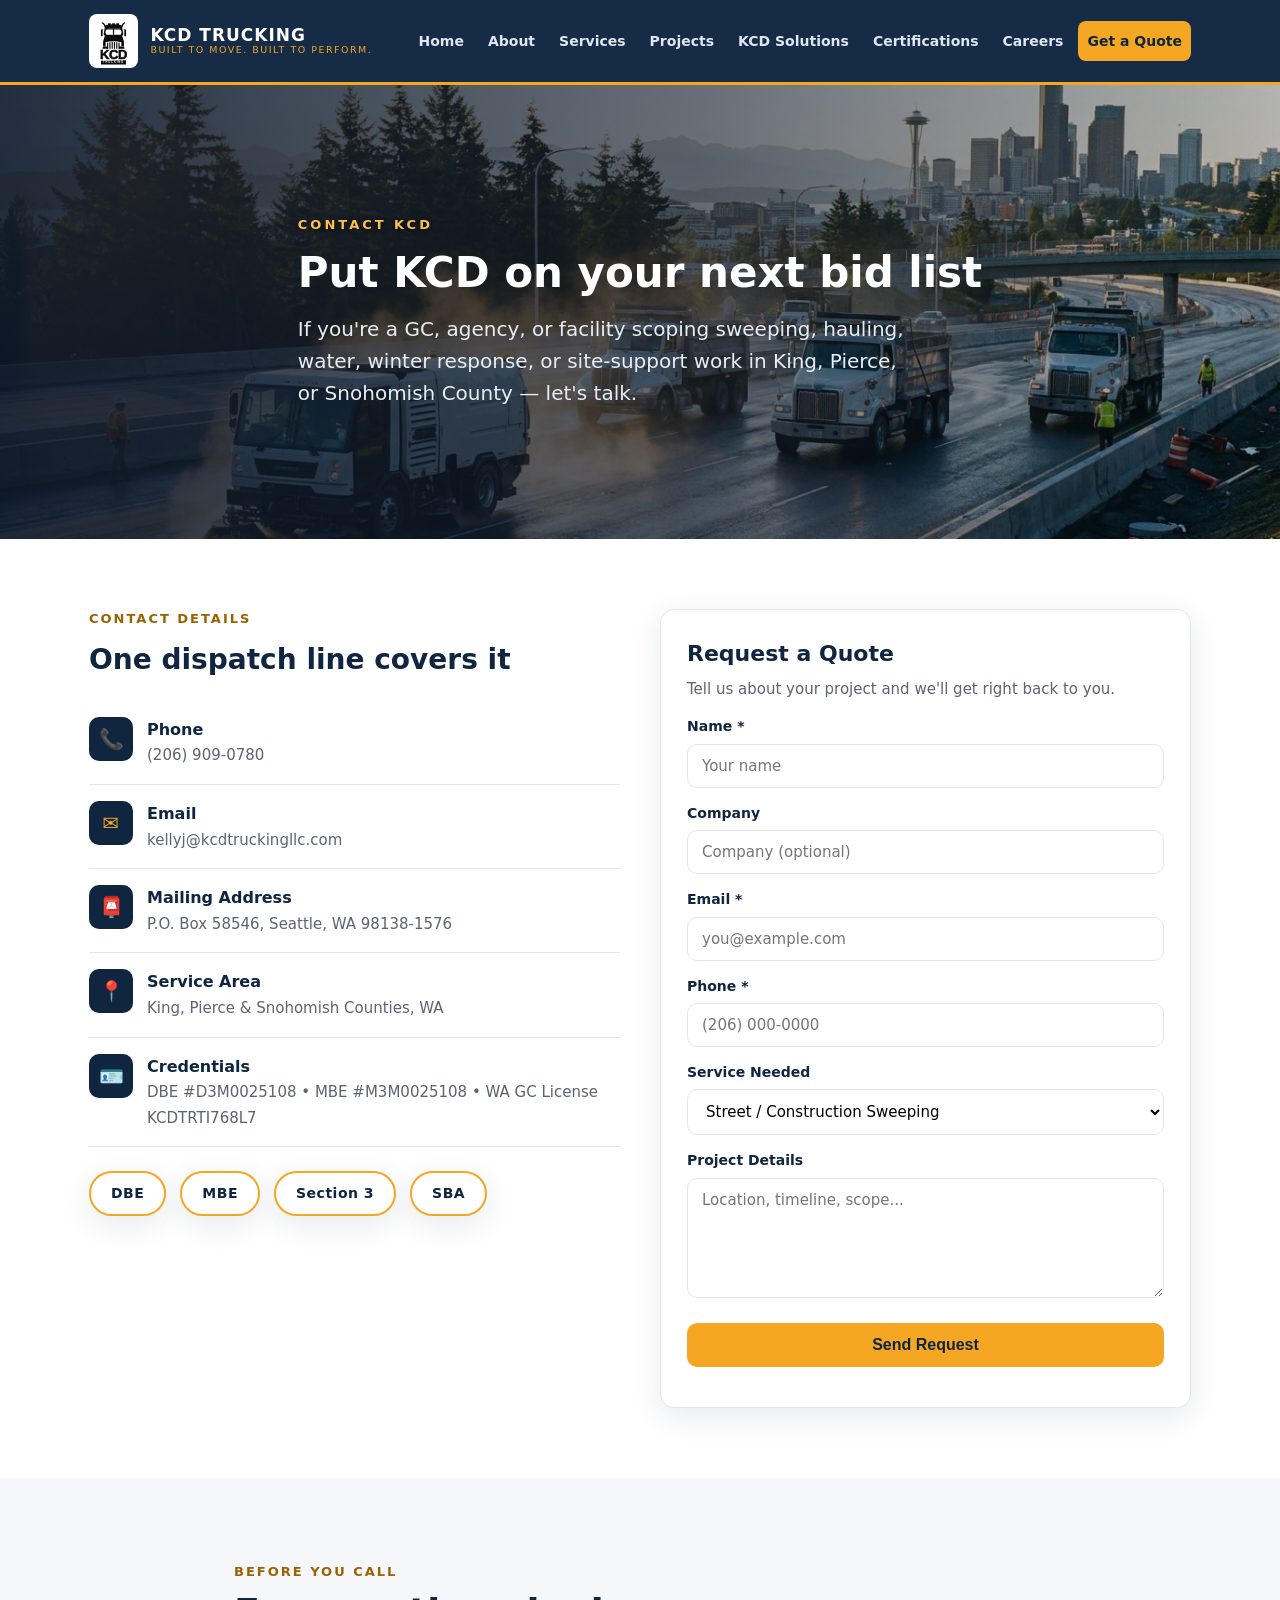
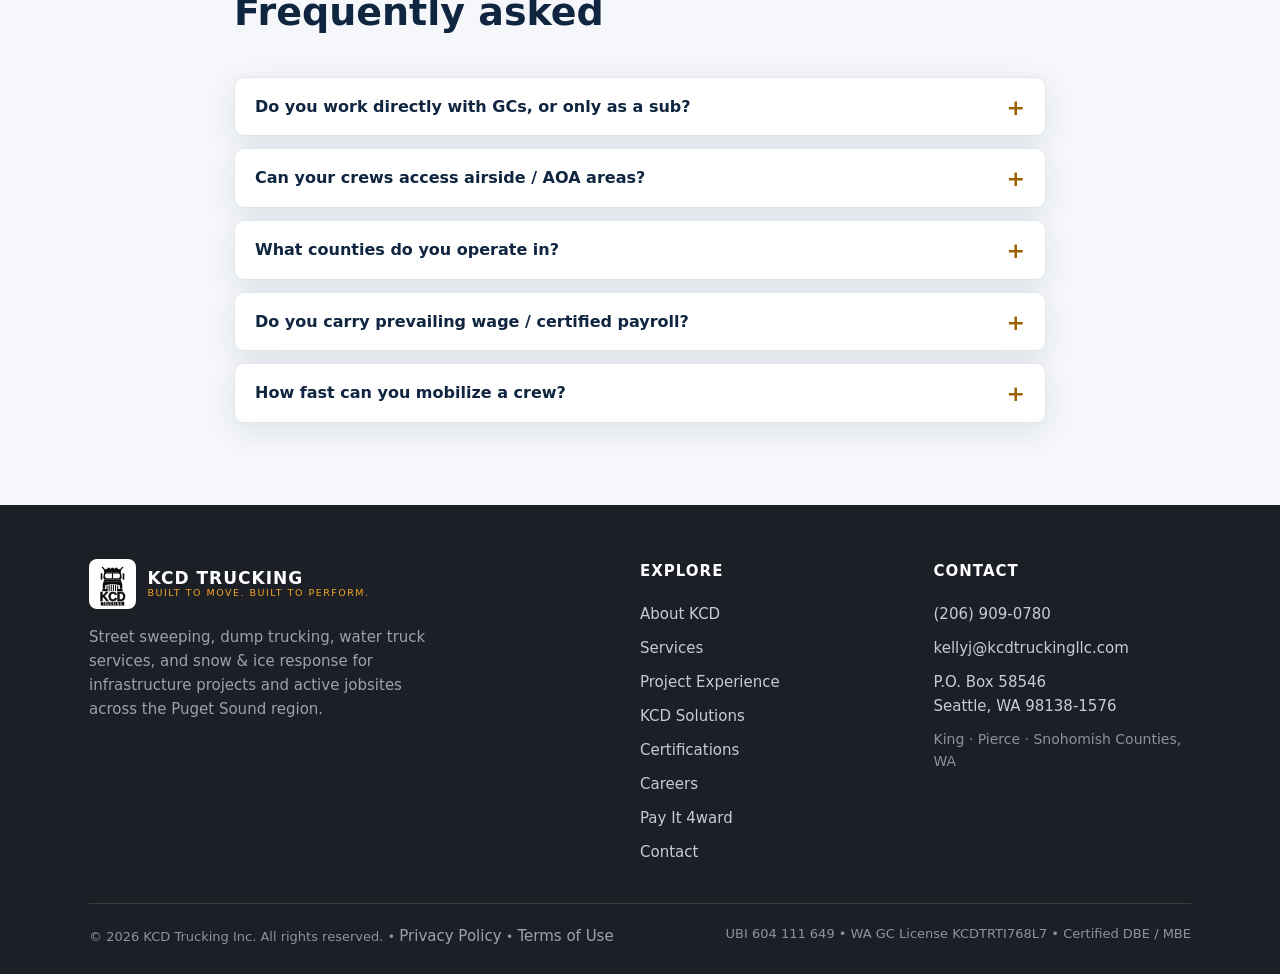
<file: contact.html>
<!DOCTYPE html>
<html lang="en">
<head>
<meta charset="UTF-8">
<meta name="viewport" content="width=device-width, initial-scale=1.0">
<title>Contact KCD Trucking Inc. — Request a Quote | Seattle, WA</title>
<meta name="description" content="Contact KCD Trucking Inc. for street sweeping, dump trucking, water truck, snow & ice response, and facility-support services in King, Pierce, and Snohomish Counties. Call (206) 909-0780 or request a quote.">
<link rel="canonical" href="https://www.kcdtruckingllc.com/contact.html">
<meta name="robots" content="noindex, nofollow">
<link rel="icon" type="image/svg+xml" href="favicon.svg">
<meta property="og:type" content="website">
<meta property="og:site_name" content="KCD Trucking Inc.">
<meta property="og:title" content="Contact KCD Trucking — Request a Quote">
<meta property="og:description" content="Call (206) 909-0780 or request a quote for sweeping, trucking, water truck, and winter-response services across the Puget Sound region.">
<meta property="og:url" content="https://www.kcdtruckingllc.com/contact.html">
<meta property="og:image" content="https://www.kcdtruckingllc.com/images/hero-home.jpg">
<meta name="twitter:card" content="summary_large_image">
<meta name="twitter:title" content="Contact KCD Trucking — Request a Quote">
<meta name="twitter:description" content="Call (206) 909-0780 or request a quote for sweeping, trucking, water truck, and winter-response services across the Puget Sound region.">
<meta name="twitter:image" content="https://www.kcdtruckingllc.com/images/hero-home.jpg">
<link rel="stylesheet" href="styles.css">
<script type="application/ld+json">
{
  "@context":"https://schema.org",
  "@type":"ContactPage",
  "url":"https://www.kcdtruckingllc.com/contact.html",
  "mainEntity":{
    "@type":"LocalBusiness",
    "name":"KCD Trucking Inc.",
    "telephone":"+1-206-909-0780",
    "email":"kellyj@kcdtruckingllc.com",
    "address":{"@type":"PostalAddress","postOfficeBoxNumber":"58546","addressLocality":"Seattle","addressRegion":"WA","postalCode":"98138-1576","addressCountry":"US"},
    "areaServed":["King County, WA","Pierce County, WA","Snohomish County, WA"]
  }
}
</script>
</head>
<body>

<header class="site-header">
  <nav class="nav">
    <a class="brand" href="index.html">
      <span class="logo-chip"><img src="images/kcd-logo.svg" alt="KCD Trucking logo" height="44"></span>
      <span class="brand-text"><b>KCD TRUCKING</b><span>Built to Move. Built to Perform.</span></span>
    </a>
    <button class="nav-toggle" aria-label="Toggle navigation menu" aria-expanded="false" aria-controls="navlinks">
      <span></span><span></span><span></span>
    </button>
    <div class="nav-links" id="navlinks">
      <a href="index.html">Home</a>
      <a href="about.html">About</a>
      <a href="services.html">Services</a>
      <a href="projects.html">Projects</a>
      <a href="kcd-solutions.html">KCD Solutions</a>
      <a href="certifications.html">Certifications</a>
      <a href="careers.html">Careers</a>
      <a href="contact.html" class="nav-cta active" aria-current="page">Get a Quote</a>
    </div>
  </nav>
</header>

<section class="hero hero-sm">
  <img class="hero-bg" src="images/hero-home.jpg" width="1376" height="768" alt="KCD Trucking fleet at work">
  <div class="wrap">
    <p class="eyebrow">Contact KCD</p>
    <h1>Put KCD on your next bid list</h1>
    <p class="lead">If you're a GC, agency, or facility scoping sweeping, hauling, water, winter response, or site-support work in King, Pierce, or Snohomish County — let's talk.</p>
  </div>
</section>

<section>
  <div class="wrap">
    <div class="contact-grid">
      <!-- Info -->
      <div class="reveal">
        <p class="kicker" style="color:var(--amber-dark);font-weight:700;letter-spacing:2px;text-transform:uppercase;font-size:13px;">Contact Details</p>
        <h2 style="color:var(--navy);font-size:28px;margin:8px 0 18px;">One dispatch line covers it</h2>
        <div class="info-line">
          <div class="ico" aria-hidden="true">📞</div>
          <div><b>Phone</b><span><a href="tel:+12069090780">(206) 909-0780</a></span></div>
        </div>
        <div class="info-line">
          <div class="ico" aria-hidden="true">✉️</div>
          <div><b>Email</b><span><a href="mailto:kellyj@kcdtruckingllc.com">kellyj@kcdtruckingllc.com</a></span></div>
        </div>
        <div class="info-line">
          <div class="ico" aria-hidden="true">📮</div>
          <div><b>Mailing Address</b><span>P.O. Box 58546, Seattle, WA 98138-1576</span></div>
        </div>
        <div class="info-line">
          <div class="ico" aria-hidden="true">📍</div>
          <div><b>Service Area</b><span>King, Pierce &amp; Snohomish Counties, WA</span></div>
        </div>
        <div class="info-line">
          <div class="ico" aria-hidden="true">🪪</div>
          <div><b>Credentials</b><span>DBE #D3M0025108 • MBE #M3M0025108 • WA GC License KCDTRTI768L7</span></div>
        </div>
        <div class="badges" style="margin-top:24px;">
          <span class="badge">DBE</span>
          <span class="badge">MBE</span>
          <span class="badge">Section 3</span>
          <span class="badge">SBA</span>
        </div>
      </div>

      <!-- Form -->
      <div class="card reveal">
        <h2 style="color:var(--navy);font-size:22px;margin-bottom:6px;">Request a Quote</h2>
        <p style="color:var(--grey);font-size:15px;margin-bottom:8px;">Tell us about your project and we'll get right back to you.</p>
        <!--
          TO GO LIVE: replace the action URL below with your form endpoint
          (e.g. Formspree: https://formspree.io/f/XXXXXXXX). Until then, the
          form falls back to opening the visitor's email app addressed to KCD.
        -->
        <form id="quoteForm" action="https://formspree.io/f/your-form-id" method="POST" novalidate>
          <label for="name">Name <span aria-hidden="true">*</span></label>
          <input id="name" name="name" type="text" placeholder="Your name" autocomplete="name" required>

          <label for="company">Company</label>
          <input id="company" name="company" type="text" placeholder="Company (optional)" autocomplete="organization">

          <label for="email">Email <span aria-hidden="true">*</span></label>
          <input id="email" name="email" type="email" placeholder="you@example.com" autocomplete="email" required>

          <label for="phone">Phone <span aria-hidden="true">*</span></label>
          <input id="phone" name="phone" type="tel" placeholder="(206) 000-0000" autocomplete="tel" required>

          <label for="service">Service Needed</label>
          <select id="service" name="service">
            <option>Street / Construction Sweeping</option>
            <option>Dump Trucking / Hauling</option>
            <option>Water Truck / Dust Control</option>
            <option>Snow &amp; Ice Response</option>
            <option>KCD Solutions — Cleaning &amp; Facility Support</option>
            <option>Multiple / Not Sure</option>
          </select>

          <label for="msg">Project Details</label>
          <textarea id="msg" name="message" placeholder="Location, timeline, scope..."></textarea>

          <button type="submit" class="btn btn-primary" style="margin-top:18px;width:100%;">Send Request</button>
          <p class="form-status" id="formStatus" role="status" aria-live="polite"></p>
        </form>

        <div id="thanks" style="display:none;text-align:center;padding:30px 10px;">
          <div style="font-size:44px;" aria-hidden="true">✅</div>
          <h2 style="color:var(--navy);margin:10px 0;font-size:22px;">Thank you!</h2>
          <p style="color:var(--grey);">Your request has been sent. We'll be in touch shortly.</p>
        </div>
      </div>
    </div>
  </div>
</section>

<!-- FAQ -->
<section class="section-light">
  <div class="wrap" style="max-width:860px;">
    <div class="section-head reveal">
      <p class="kicker">Before You Call</p>
      <h2>Frequently asked</h2>
    </div>
    <div class="faq reveal">
      <details>
        <summary>Do you work directly with GCs, or only as a sub?</summary>
        <p>Both. KCD performs as a specialty subcontractor for prime general contractors and holds direct relationships — including active direct work at SEA-TAC Airport.</p>
      </details>
      <details>
        <summary>Can your crews access airside / AOA areas?</summary>
        <p>Yes. KCD runs AOA-badged crews at SEA-TAC and understands the access, safety, and FOD-control requirements of active airfield environments.</p>
      </details>
      <details>
        <summary>What counties do you operate in?</summary>
        <p>King, Pierce, and Snohomish Counties, Washington — the greater Seattle and Puget Sound region.</p>
      </details>
      <details>
        <summary>Do you carry prevailing wage / certified payroll?</summary>
        <p>Yes. KCD provides certified payroll on prevailing-wage jobs, along with the documentation support that keeps GCs audit-ready.</p>
      </details>
      <details>
        <summary>How fast can you mobilize a crew?</summary>
        <p>It depends on scope and schedule — call the dispatch line at (206) 909-0780 and we'll give you a straight answer for your project.</p>
      </details>
    </div>
  </div>
</section>

<footer class="site-footer">
  <div class="wrap">
    <div class="footer-grid">
      <div>
        <a class="brand" href="index.html" style="margin-bottom:16px;">
          <span class="logo-chip"><img src="images/kcd-logo.svg" alt="KCD Trucking logo" height="38"></span>
          <span class="brand-text" style="color:#fff;"><b>KCD TRUCKING</b><span>Built to Move. Built to Perform.</span></span>
        </a>
        <p style="max-width:340px;color:#9aa2b0;font-size:15px;">Street sweeping, dump trucking, water truck services, and snow &amp; ice response for infrastructure projects and active jobsites across the Puget Sound region.</p>
      </div>
      <div>
        <h4>Explore</h4>
        <a href="about.html">About KCD</a>
        <a href="services.html">Services</a>
        <a href="projects.html">Project Experience</a>
        <a href="kcd-solutions.html">KCD Solutions</a>
        <a href="certifications.html">Certifications</a>
        <a href="careers.html">Careers</a>
        <a href="pay-it-4ward.html">Pay It 4ward</a>
        <a href="contact.html">Contact</a>
      </div>
      <div>
        <h4>Contact</h4>
        <a href="tel:+12069090780">(206) 909-0780</a>
        <a href="mailto:kellyj@kcdtruckingllc.com">kellyj@kcdtruckingllc.com</a>
        <span style="display:block;padding:5px 0;font-size:15px;">P.O. Box 58546<br>Seattle, WA 98138-1576</span>
        <span style="display:block;padding:5px 0;font-size:14px;color:#8b93a1;">King · Pierce · Snohomish Counties, WA</span>
      </div>
    </div>
    <div class="footer-bottom">
      <span>© <span id="yr">2026</span> KCD Trucking Inc. All rights reserved. • <a href="privacy.html" style="color:#9aa2b0;">Privacy Policy</a> • <a href="terms.html" style="color:#9aa2b0;">Terms of Use</a></span>
      <span>UBI 604 111 649 • WA GC License KCDTRTI768L7 • Certified DBE / MBE</span>
    </div>
  </div>
</footer>

<script>
  // Mobile nav toggle
  const tgl=document.querySelector('.nav-toggle'), lnks=document.getElementById('navlinks');
  if(tgl){tgl.addEventListener('click',()=>{const o=lnks.classList.toggle('open');tgl.setAttribute('aria-expanded',o);});}
  // Auto year
  const y=document.getElementById('yr'); if(y) y.textContent=new Date().getFullYear();
  // Reveal
  if(!window.matchMedia('(prefers-reduced-motion: reduce)').matches){
    const io=new IntersectionObserver((es)=>es.forEach(e=>{if(e.isIntersecting)e.target.classList.add('in')}),{threshold:.15});
    document.querySelectorAll('.reveal').forEach(el=>io.observe(el));
  } else { document.querySelectorAll('.reveal').forEach(el=>el.classList.add('in')); }

  // Contact form: validate, then send via endpoint (or fall back to email app)
  const form=document.getElementById('quoteForm');
  if(form){
    form.addEventListener('submit', async (e)=>{
      e.preventDefault();
      const status=document.getElementById('formStatus');
      if(!form.checkValidity()){ form.reportValidity(); return; }
      const data=new FormData(form);
      const action=form.getAttribute('action')||'';
      status.className='form-status sending'; status.textContent='Sending…';

      // No live endpoint configured yet → open the visitor's email app pre-filled
      if(action.includes('your-form-id') || action===''){
        const lines=[...data.entries()].map(([k,v])=>k.charAt(0).toUpperCase()+k.slice(1)+': '+v).join('\n');
        const subj=encodeURIComponent('Quote request — '+(data.get('name')||'Website'));
        const body=encodeURIComponent(lines);
        window.location.href='mailto:kellyj@kcdtruckingllc.com?subject='+subj+'&body='+body;
        status.className='form-status ok';
        status.textContent='Opening your email app to send your request…';
        return;
      }

      // Live endpoint (e.g. Formspree)
      try{
        const res=await fetch(action,{method:'POST',body:data,headers:{'Accept':'application/json'}});
        if(res.ok){
          form.style.display='none';
          document.getElementById('thanks').style.display='block';
        } else {
          status.className='form-status err';
          status.textContent='Sorry, something went wrong. Please call (206) 909-0780 or email us directly.';
        }
      } catch(err){
        status.className='form-status err';
        status.textContent='Sorry, something went wrong. Please call (206) 909-0780 or email us directly.';
      }
    });
  }
</script>
</body>
</html>
</file>
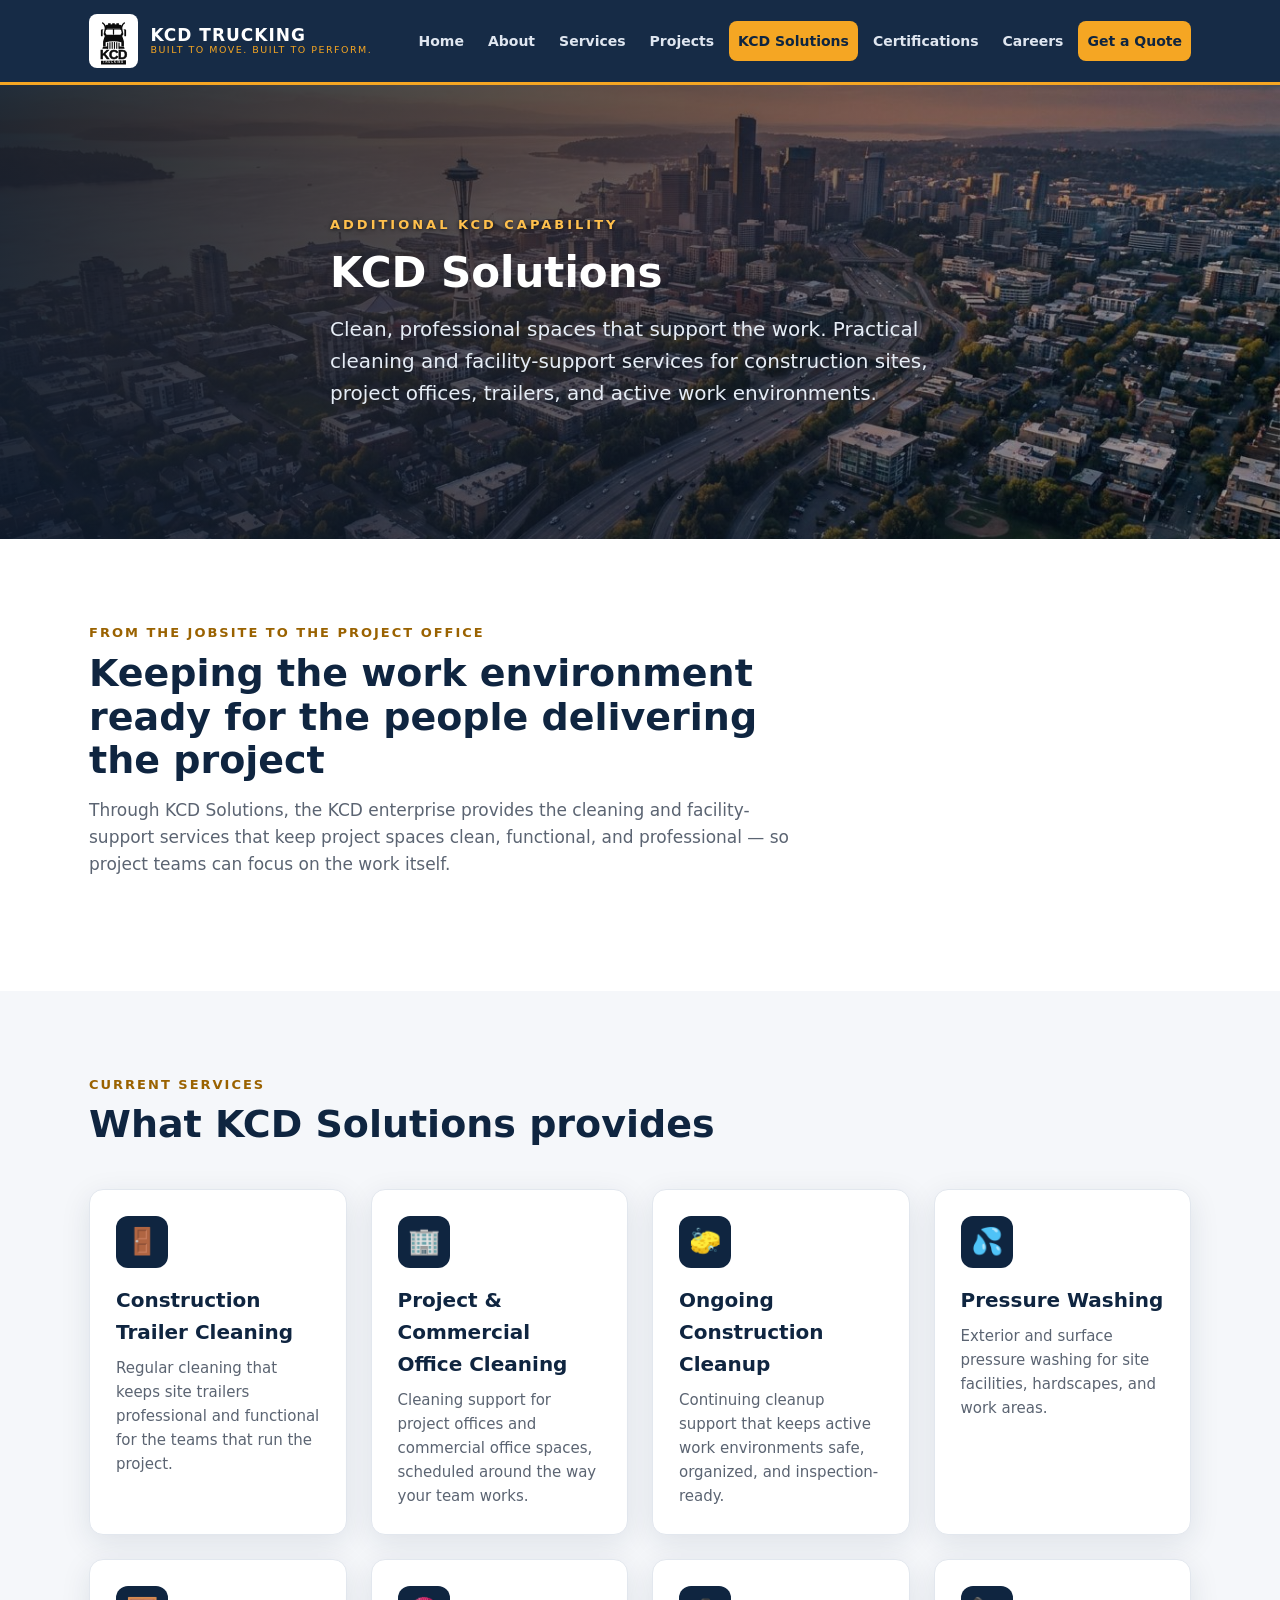
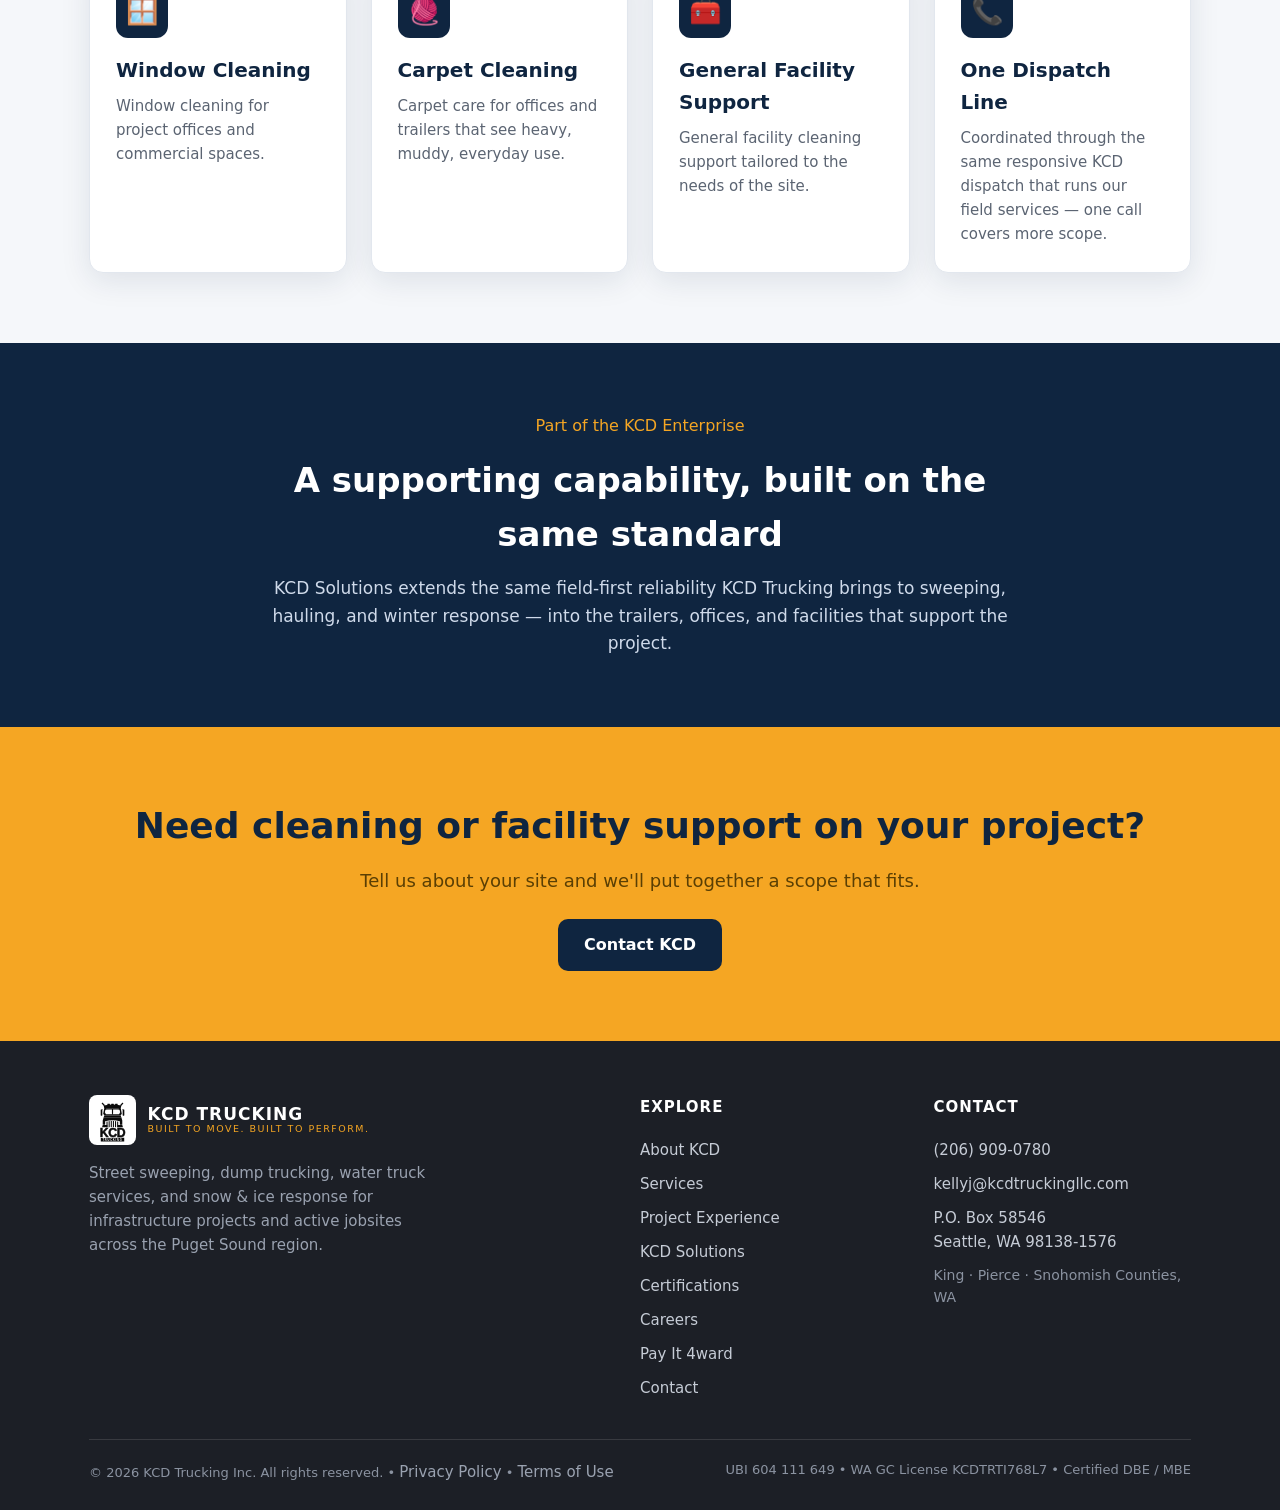
<file: kcd-solutions.html>
<!DOCTYPE html>
<html lang="en">
<head>
<meta charset="UTF-8">
<meta name="viewport" content="width=device-width, initial-scale=1.0">
<title>KCD Solutions — Construction & Facility Cleaning Services | KCD Trucking Inc.</title>
<meta name="description" content="KCD Solutions provides practical cleaning and facility-support services for construction sites, project offices, trailers, and active work environments — trailer cleaning, office cleaning, pressure washing, window and carpet cleaning, and ongoing construction cleanup.">
<link rel="canonical" href="https://www.kcdtruckingllc.com/kcd-solutions.html">
<meta name="robots" content="noindex, nofollow">
<link rel="icon" type="image/svg+xml" href="favicon.svg">
<meta property="og:type" content="website">
<meta property="og:site_name" content="KCD Trucking Inc.">
<meta property="og:title" content="KCD Solutions — Clean, Professional Spaces That Support the Work">
<meta property="og:description" content="Practical cleaning and facility-support services for construction sites, project offices, trailers, and active work environments.">
<meta property="og:url" content="https://www.kcdtruckingllc.com/kcd-solutions.html">
<meta property="og:image" content="https://www.kcdtruckingllc.com/images/seattle.jpg">
<meta name="twitter:card" content="summary_large_image">
<meta name="twitter:title" content="KCD Solutions — Clean, Professional Spaces That Support the Work">
<meta name="twitter:description" content="Practical cleaning and facility-support services for construction sites, project offices, trailers, and active work environments.">
<meta name="twitter:image" content="https://www.kcdtruckingllc.com/images/seattle.jpg">
<link rel="stylesheet" href="styles.css">
<script type="application/ld+json">
{
  "@context":"https://schema.org",
  "@type":"LocalBusiness",
  "name":"KCD Solutions",
  "parentOrganization":{"@type":"Organization","name":"KCD Trucking Inc."},
  "url":"https://www.kcdtruckingllc.com/kcd-solutions.html",
  "telephone":"+1-206-909-0780",
  "email":"kellyj@kcdtruckingllc.com",
  "description":"Practical cleaning and facility-support services for construction sites, project offices, trailers, and active work environments.",
  "areaServed":["King County, WA","Pierce County, WA","Snohomish County, WA"]
}
</script>
</head>
<body>

<header class="site-header">
  <nav class="nav">
    <a class="brand" href="index.html">
      <span class="logo-chip"><img src="images/kcd-logo.svg" alt="KCD Trucking logo" height="44"></span>
      <span class="brand-text"><b>KCD TRUCKING</b><span>Built to Move. Built to Perform.</span></span>
    </a>
    <button class="nav-toggle" aria-label="Toggle navigation menu" aria-expanded="false" aria-controls="navlinks">
      <span></span><span></span><span></span>
    </button>
    <div class="nav-links" id="navlinks">
      <a href="index.html">Home</a>
      <a href="about.html">About</a>
      <a href="services.html">Services</a>
      <a href="projects.html">Projects</a>
      <a href="kcd-solutions.html" class="active" aria-current="page">KCD Solutions</a>
      <a href="certifications.html">Certifications</a>
      <a href="careers.html">Careers</a>
      <a href="contact.html" class="nav-cta">Get a Quote</a>
    </div>
  </nav>
</header>

<section class="hero hero-sm">
  <img class="hero-bg" src="images/seattle.jpg" width="1376" height="768" alt="Seattle skyline at golden hour">
  <div class="wrap">
    <p class="eyebrow">Additional KCD Capability</p>
    <h1>KCD Solutions</h1>
    <p class="lead">Clean, professional spaces that support the work. Practical cleaning and facility-support services for construction sites, project offices, trailers, and active work environments.</p>
  </div>
</section>

<!-- Intro -->
<section>
  <div class="wrap">
    <div class="section-head reveal">
      <p class="kicker">From the Jobsite to the Project Office</p>
      <h2>Keeping the work environment ready for the people delivering the project</h2>
      <p>Through KCD Solutions, the KCD enterprise provides the cleaning and facility-support services that keep project spaces clean, functional, and professional — so project teams can focus on the work itself.</p>
    </div>
  </div>
</section>

<!-- Services -->
<section class="section-light">
  <div class="wrap">
    <div class="section-head reveal">
      <p class="kicker">Current Services</p>
      <h2>What KCD Solutions provides</h2>
    </div>
    <div class="grid grid-4">
      <div class="card reveal"><div class="ico" aria-hidden="true">🚪</div><h3>Construction Trailer Cleaning</h3><p>Regular cleaning that keeps site trailers professional and functional for the teams that run the project.</p></div>
      <div class="card reveal"><div class="ico" aria-hidden="true">🏢</div><h3>Project &amp; Commercial Office Cleaning</h3><p>Cleaning support for project offices and commercial office spaces, scheduled around the way your team works.</p></div>
      <div class="card reveal"><div class="ico" aria-hidden="true">🧽</div><h3>Ongoing Construction Cleanup</h3><p>Continuing cleanup support that keeps active work environments safe, organized, and inspection-ready.</p></div>
      <div class="card reveal"><div class="ico" aria-hidden="true">💦</div><h3>Pressure Washing</h3><p>Exterior and surface pressure washing for site facilities, hardscapes, and work areas.</p></div>
      <div class="card reveal"><div class="ico" aria-hidden="true">🪟</div><h3>Window Cleaning</h3><p>Window cleaning for project offices and commercial spaces.</p></div>
      <div class="card reveal"><div class="ico" aria-hidden="true">🧶</div><h3>Carpet Cleaning</h3><p>Carpet care for offices and trailers that see heavy, muddy, everyday use.</p></div>
      <div class="card reveal"><div class="ico" aria-hidden="true">🧰</div><h3>General Facility Support</h3><p>General facility cleaning support tailored to the needs of the site.</p></div>
      <div class="card reveal"><div class="ico" aria-hidden="true">📞</div><h3>One Dispatch Line</h3><p>Coordinated through the same responsive KCD dispatch that runs our field services — one call covers more scope.</p></div>
    </div>
  </div>
</section>

<!-- Positioning note -->
<section class="section-navy">
  <div class="wrap" style="text-align:center;max-width:820px;margin:0 auto;">
    <p class="eyebrow" style="color:var(--amber);margin-bottom:14px;">Part of the KCD Enterprise</p>
    <h2 style="font-size:clamp(24px,3vw,34px);">A supporting capability, built on the same standard</h2>
    <p style="color:#cfdaea;margin-top:14px;font-size:17px;">KCD Solutions extends the same field-first reliability KCD Trucking brings to sweeping, hauling, and winter response — into the trailers, offices, and facilities that support the project.</p>
  </div>
</section>

<section class="cta-band">
  <div class="wrap">
    <h2>Need cleaning or facility support on your project?</h2>
    <p>Tell us about your site and we'll put together a scope that fits.</p>
    <a href="contact.html" class="btn btn-primary">Contact KCD</a>
  </div>
</section>

<footer class="site-footer">
  <div class="wrap">
    <div class="footer-grid">
      <div>
        <a class="brand" href="index.html" style="margin-bottom:16px;">
          <span class="logo-chip"><img src="images/kcd-logo.svg" alt="KCD Trucking logo" height="38"></span>
          <span class="brand-text" style="color:#fff;"><b>KCD TRUCKING</b><span>Built to Move. Built to Perform.</span></span>
        </a>
        <p style="max-width:340px;color:#9aa2b0;font-size:15px;">Street sweeping, dump trucking, water truck services, and snow &amp; ice response for infrastructure projects and active jobsites across the Puget Sound region.</p>
      </div>
      <div>
        <h4>Explore</h4>
        <a href="about.html">About KCD</a>
        <a href="services.html">Services</a>
        <a href="projects.html">Project Experience</a>
        <a href="kcd-solutions.html">KCD Solutions</a>
        <a href="certifications.html">Certifications</a>
        <a href="careers.html">Careers</a>
        <a href="pay-it-4ward.html">Pay It 4ward</a>
        <a href="contact.html">Contact</a>
      </div>
      <div>
        <h4>Contact</h4>
        <a href="tel:+12069090780">(206) 909-0780</a>
        <a href="mailto:kellyj@kcdtruckingllc.com">kellyj@kcdtruckingllc.com</a>
        <span style="display:block;padding:5px 0;font-size:15px;">P.O. Box 58546<br>Seattle, WA 98138-1576</span>
        <span style="display:block;padding:5px 0;font-size:14px;color:#8b93a1;">King · Pierce · Snohomish Counties, WA</span>
      </div>
    </div>
    <div class="footer-bottom">
      <span>© <span id="yr">2026</span> KCD Trucking Inc. All rights reserved. • <a href="privacy.html" style="color:#9aa2b0;">Privacy Policy</a> • <a href="terms.html" style="color:#9aa2b0;">Terms of Use</a></span>
      <span>UBI 604 111 649 • WA GC License KCDTRTI768L7 • Certified DBE / MBE</span>
    </div>
  </div>
</footer>

<script>
  const tgl=document.querySelector('.nav-toggle'), lnks=document.getElementById('navlinks');
  if(tgl){tgl.addEventListener('click',()=>{const o=lnks.classList.toggle('open');tgl.setAttribute('aria-expanded',o);});}
  const y=document.getElementById('yr'); if(y) y.textContent=new Date().getFullYear();
  if(!window.matchMedia('(prefers-reduced-motion: reduce)').matches){
    const io=new IntersectionObserver((es)=>es.forEach(e=>{if(e.isIntersecting)e.target.classList.add('in')}),{threshold:.15});
    document.querySelectorAll('.reveal').forEach(el=>io.observe(el));
  } else { document.querySelectorAll('.reveal').forEach(el=>el.classList.add('in')); }
</script>
</body>
</html>
</file>
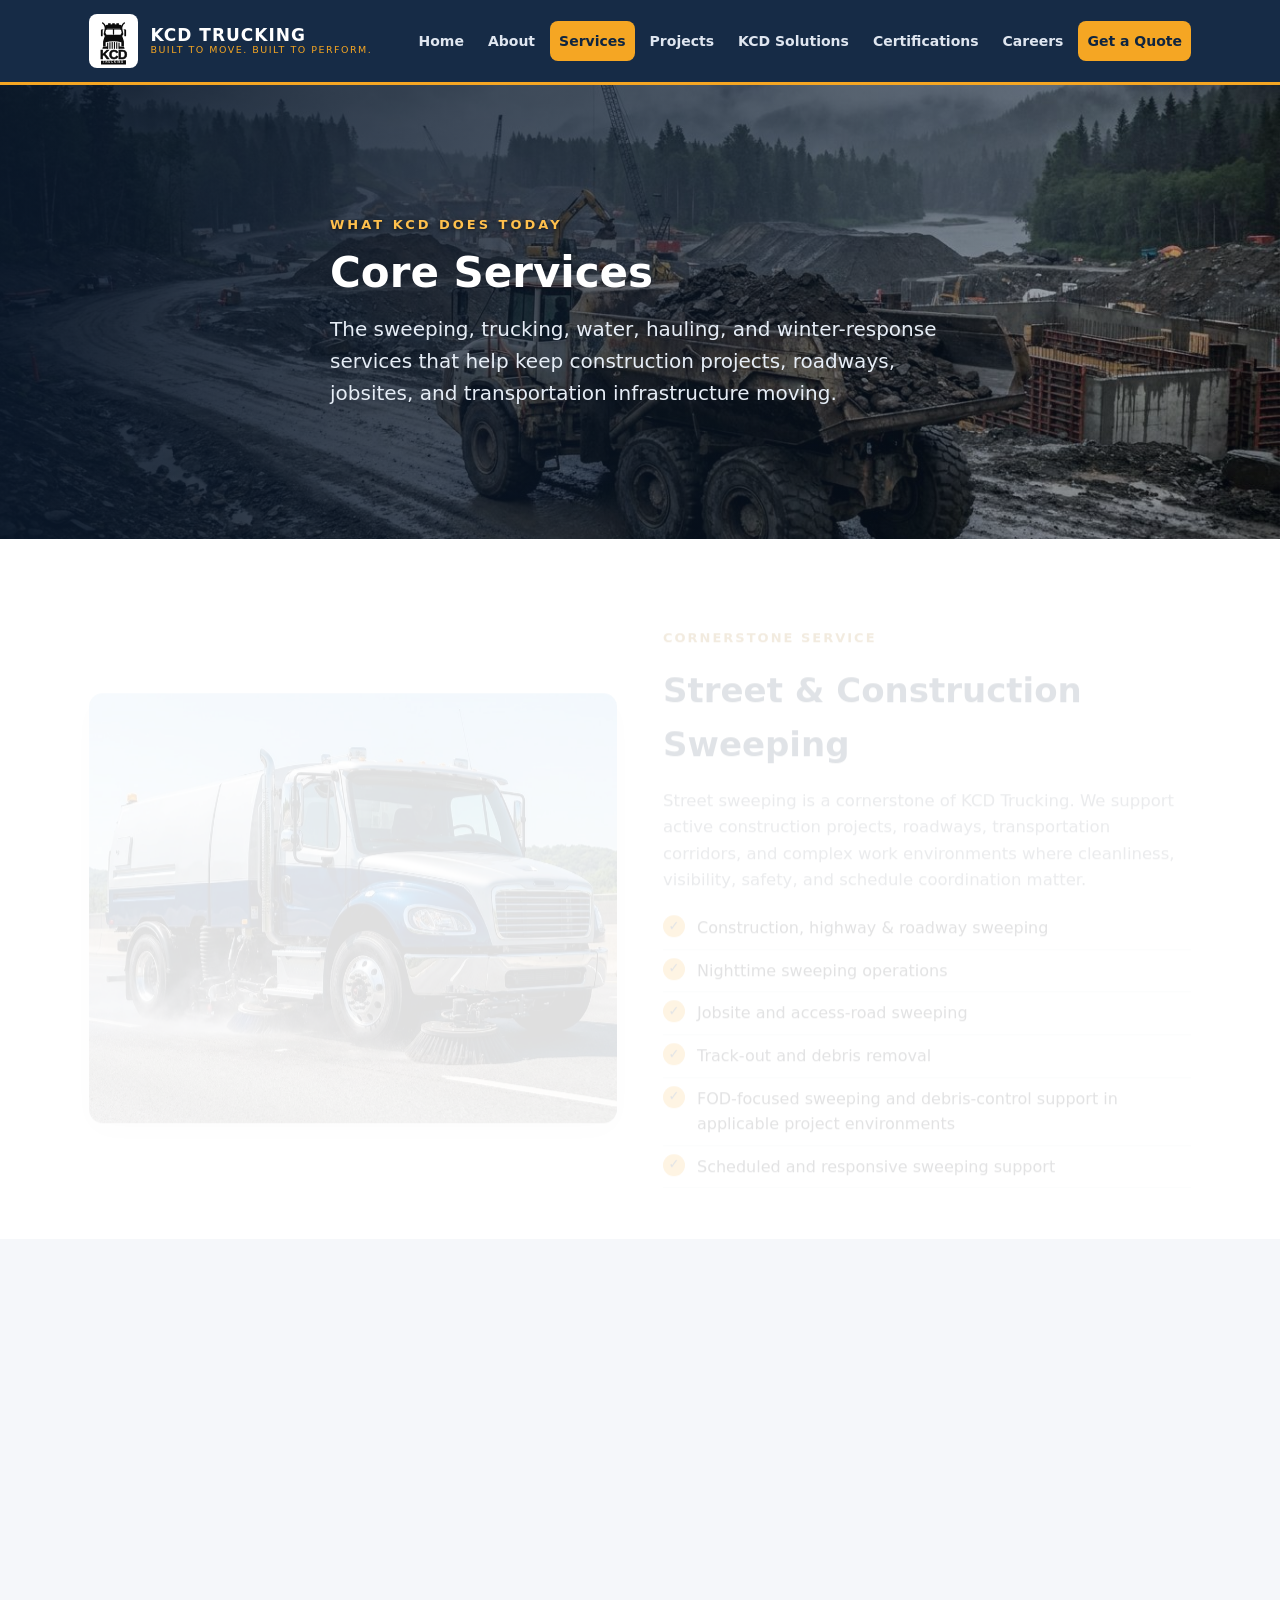
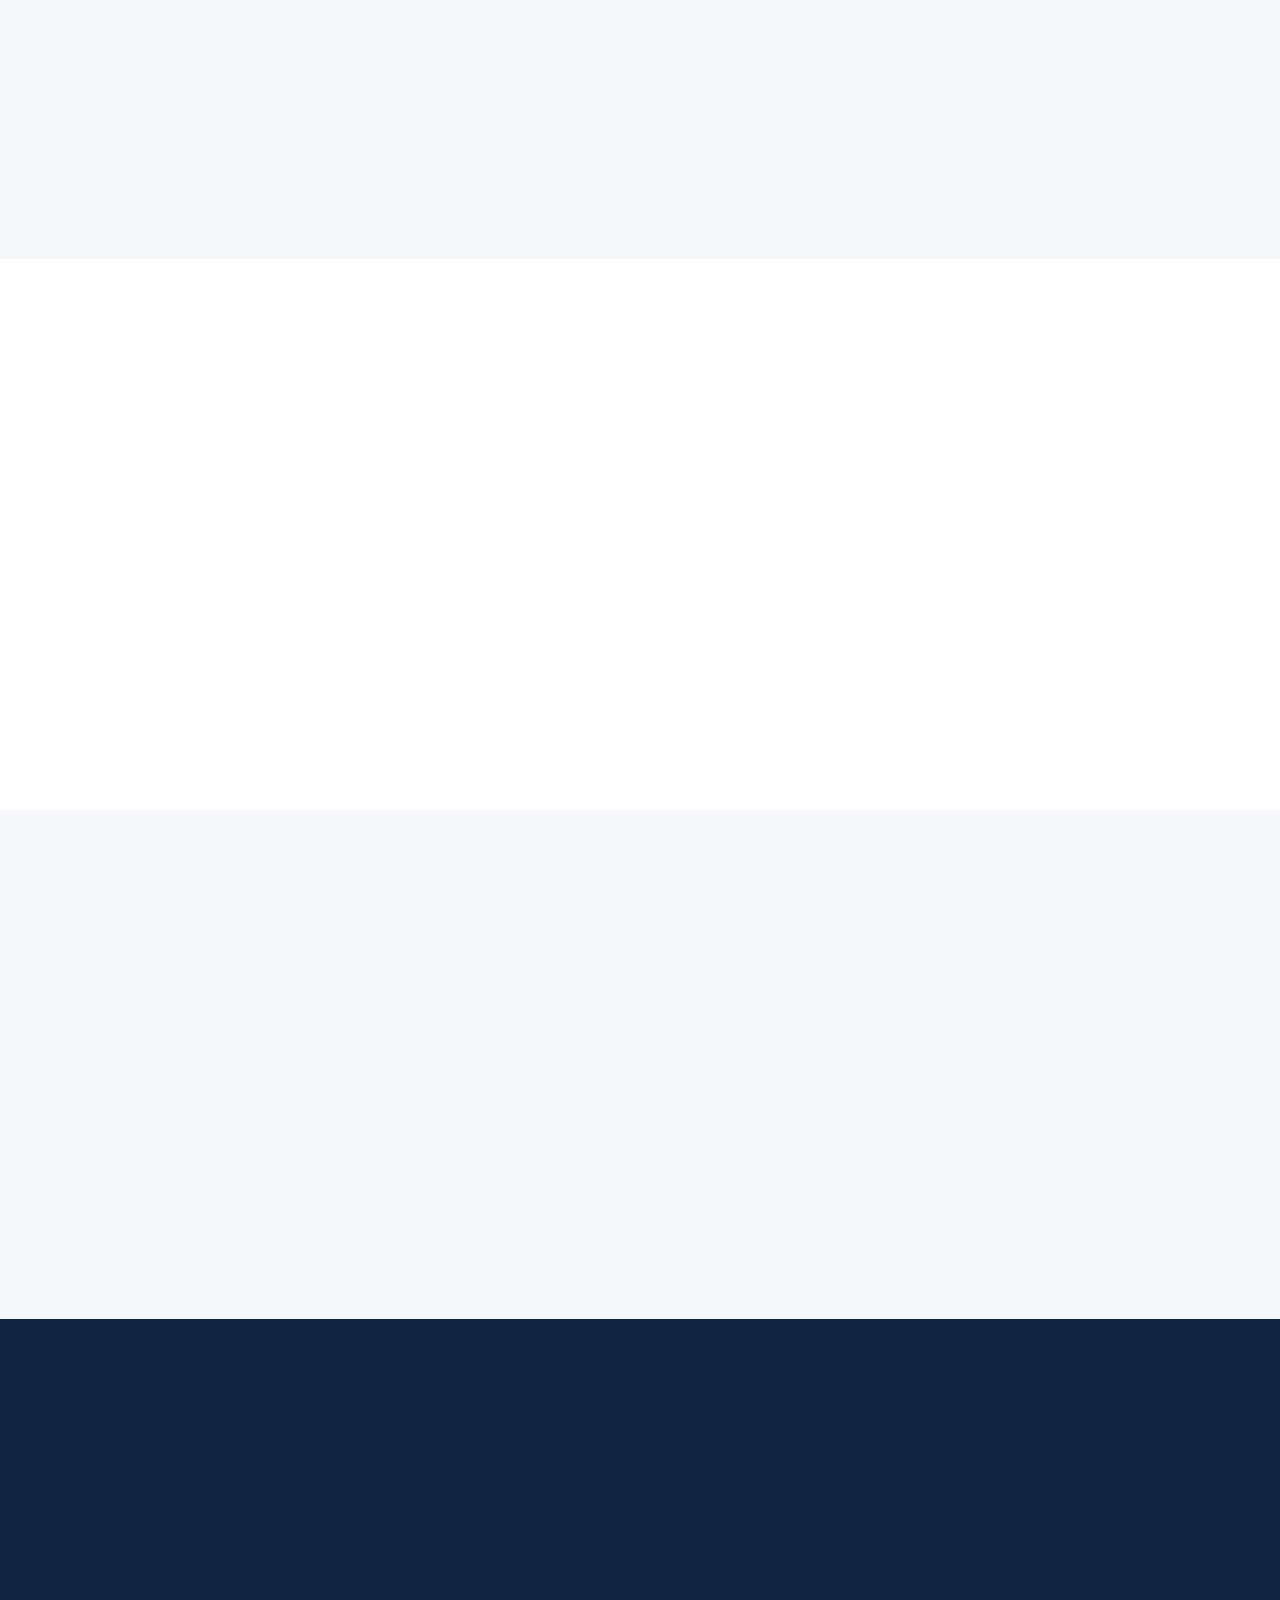
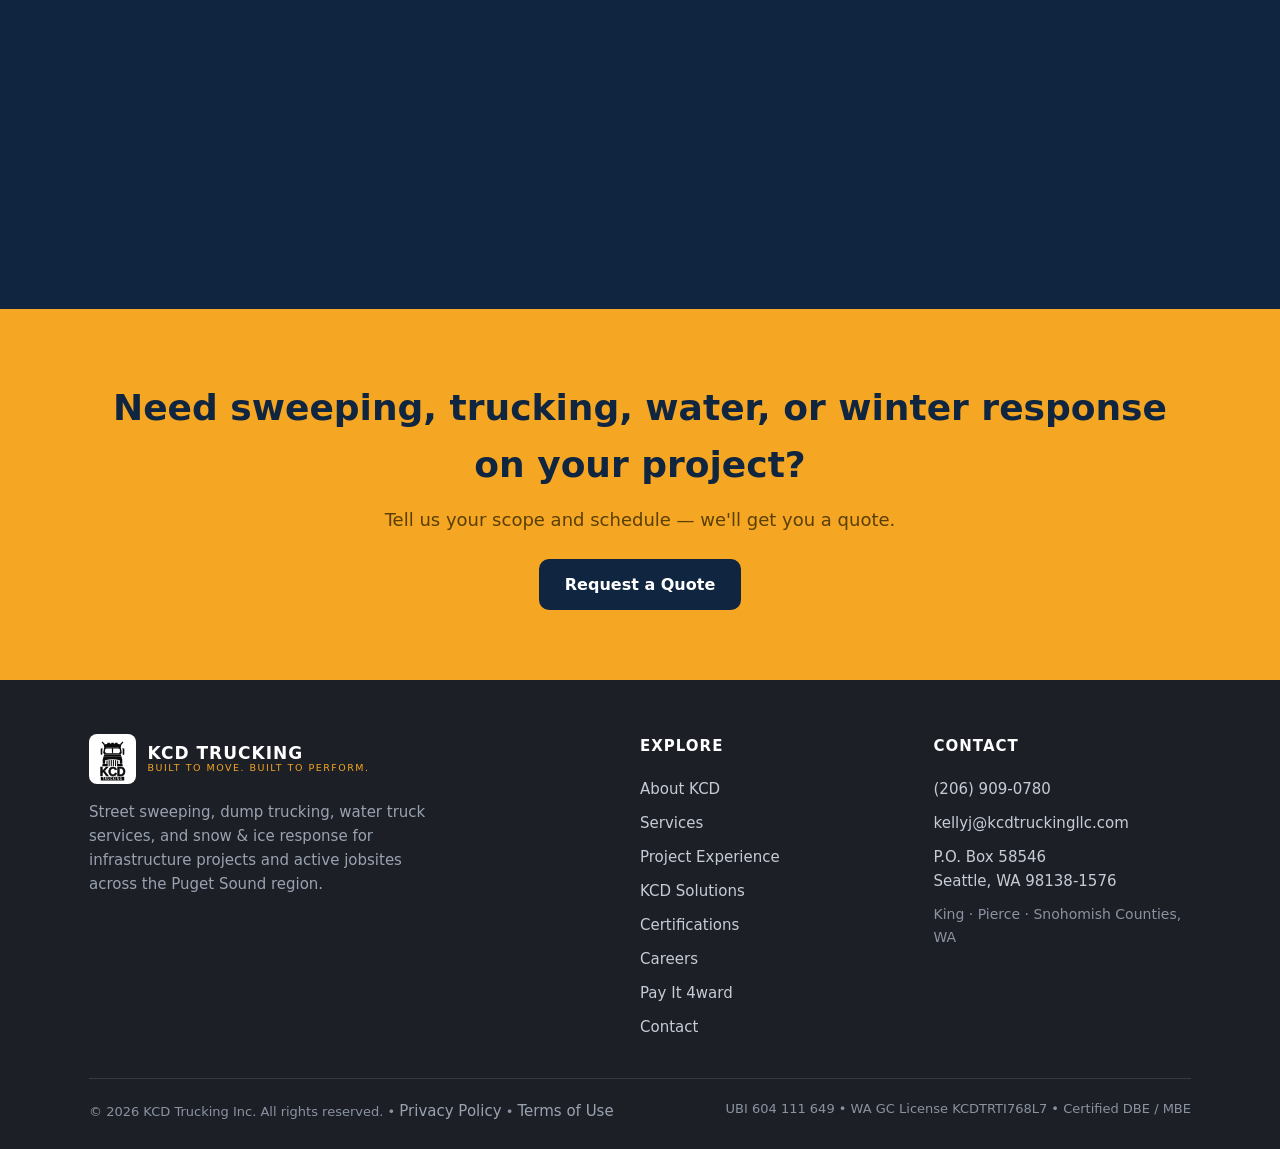
<file: kcd-trucking.html>
<!DOCTYPE html>
<html lang="en">
<head>
<meta charset="UTF-8">
<title>KCD Trucking Services — Moved</title>
<meta http-equiv="refresh" content="0;url=services.html">
<link rel="canonical" href="https://www.kcdtruckingllc.com/services.html">
<meta name="robots" content="noindex, nofollow">
</head>
<body>
<p>This page has moved. If you are not redirected, <a href="services.html">view our Services</a>.</p>
</body>
</html>
</file>
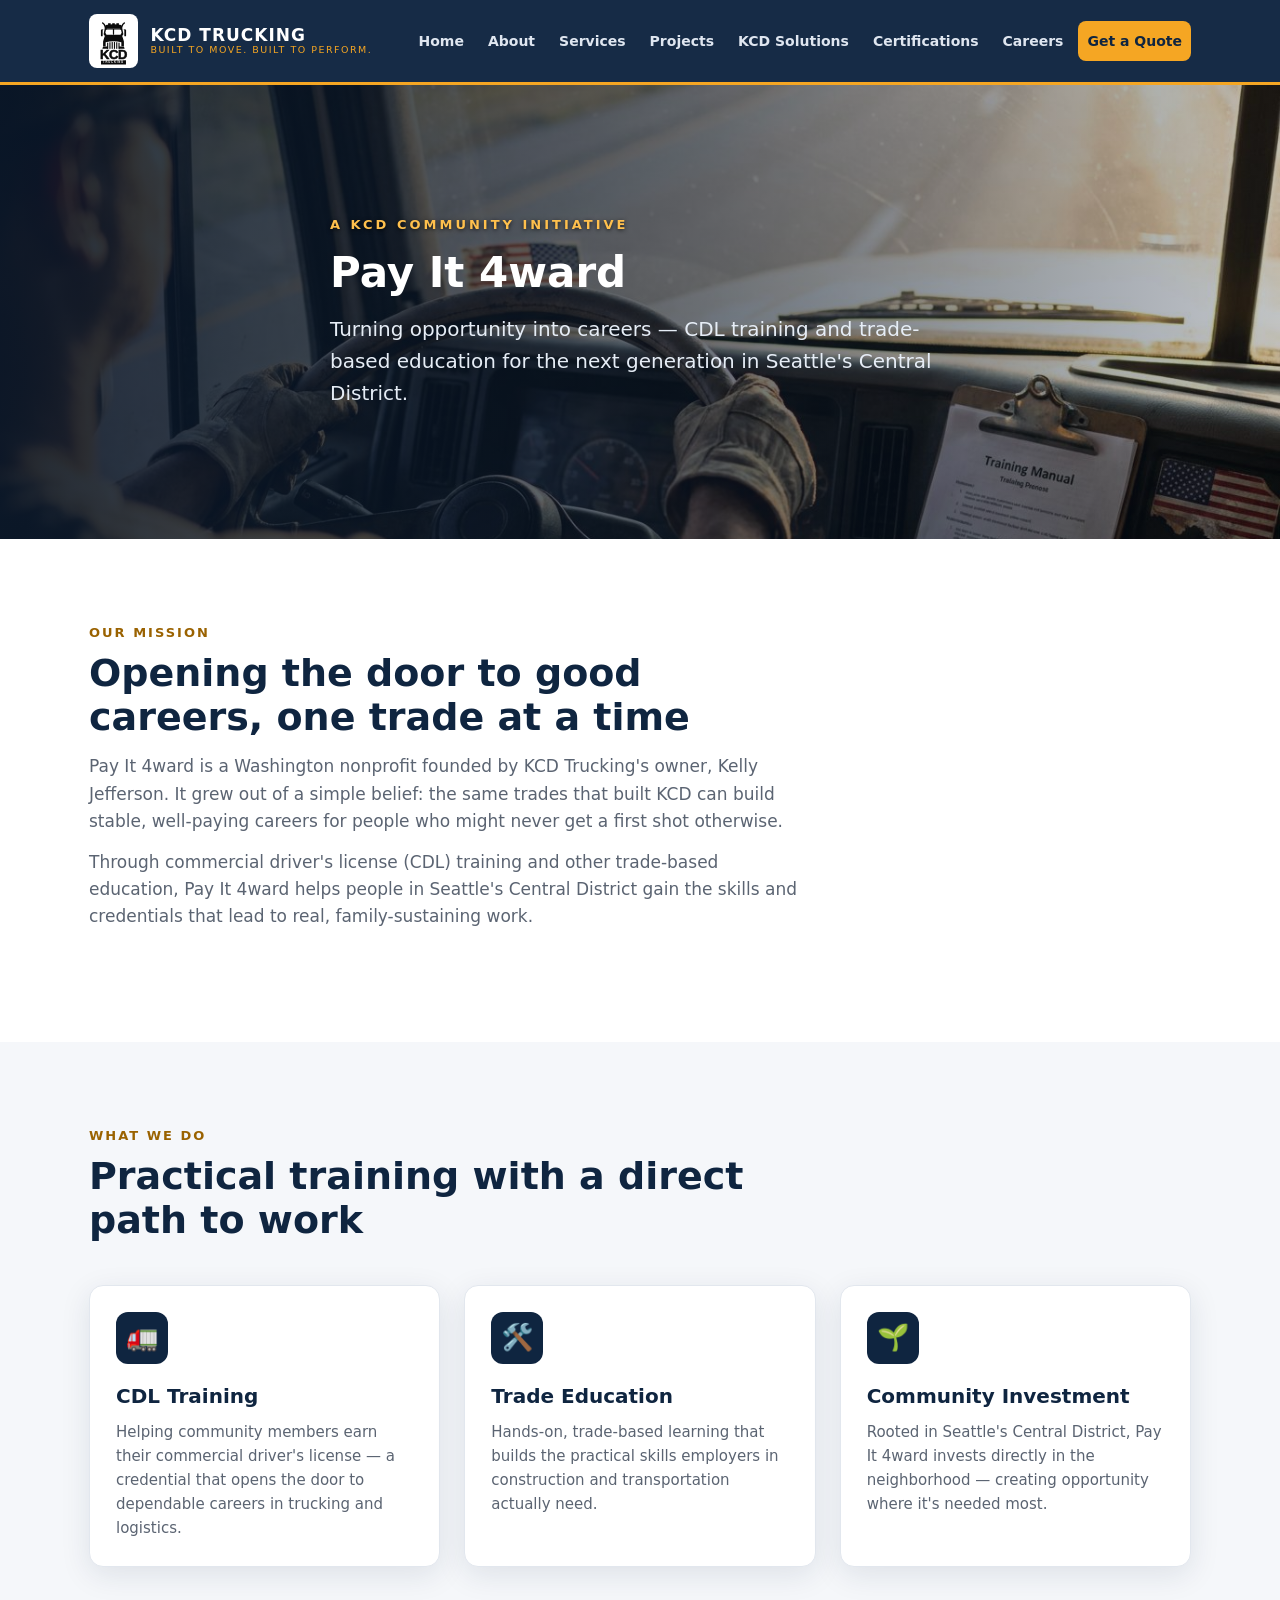
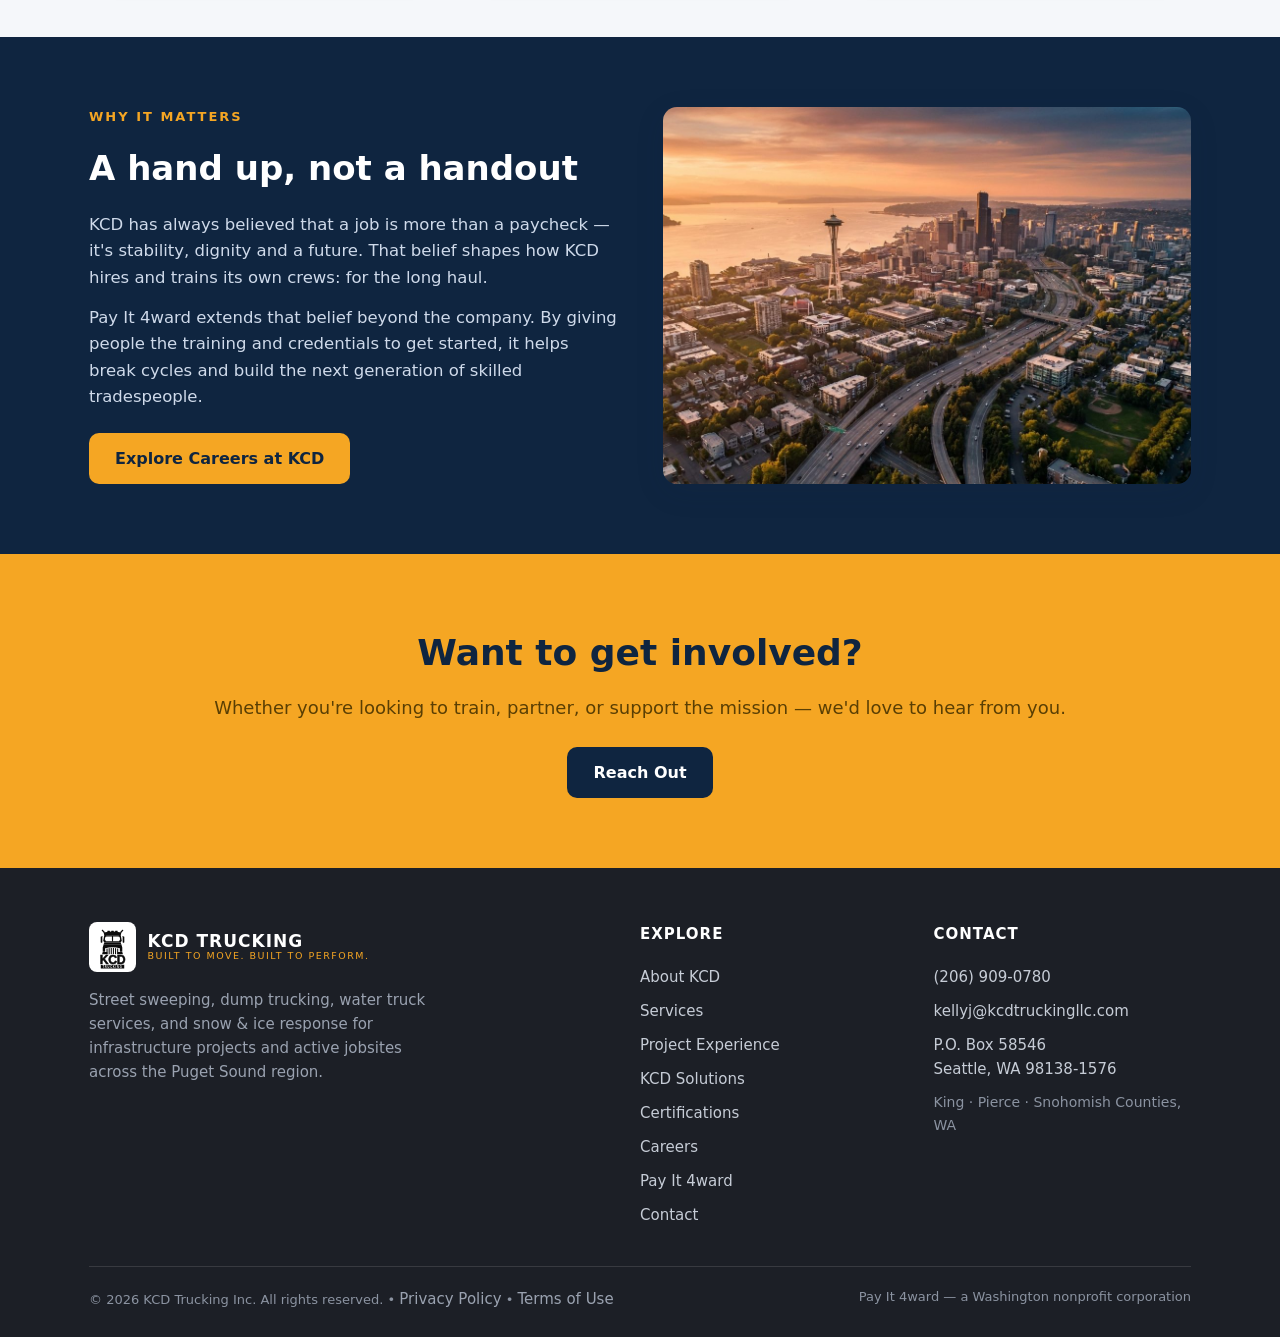
<file: pay-it-4ward.html>
<!DOCTYPE html>
<html lang="en">
<head>
<meta charset="UTF-8">
<meta name="viewport" content="width=device-width, initial-scale=1.0">
<title>Pay It 4ward — CDL Training & Trade Education | A KCD Community Initiative</title>
<meta name="description" content="Pay It 4ward is a Washington nonprofit founded by KCD Trucking's Kelly Jefferson, providing CDL training and trade-based education in Seattle's Central District.">
<link rel="canonical" href="https://www.kcdtruckingllc.com/pay-it-4ward.html">
<meta name="robots" content="noindex, nofollow">
<link rel="icon" type="image/svg+xml" href="favicon.svg">
<meta property="og:type" content="website">
<meta property="og:site_name" content="KCD Trucking Inc.">
<meta property="og:title" content="Pay It 4ward — CDL Training & Trade Education">
<meta property="og:description" content="A Washington nonprofit providing CDL training and trade-based education in Seattle's Central District.">
<meta property="og:url" content="https://www.kcdtruckingllc.com/pay-it-4ward.html">
<meta property="og:image" content="https://www.kcdtruckingllc.com/images/cdl-training.jpg">
<meta name="twitter:card" content="summary_large_image">
<meta name="twitter:title" content="Pay It 4ward — CDL Training & Trade Education">
<meta name="twitter:description" content="A Washington nonprofit providing CDL training and trade-based education in Seattle's Central District.">
<meta name="twitter:image" content="https://www.kcdtruckingllc.com/images/cdl-training.jpg">
<link rel="stylesheet" href="styles.css">
<script type="application/ld+json">
{
  "@context":"https://schema.org",
  "@type":"NGO",
  "name":"Pay It 4ward",
  "image":"https://www.kcdtruckingllc.com/images/cdl-training.jpg",
  "url":"https://www.kcdtruckingllc.com/pay-it-4ward.html",
  "description":"A Washington nonprofit providing CDL training and trade-based education in Seattle's Central District.",
  "areaServed":"Seattle Central District, WA",
  "founder":{"@type":"Person","name":"Kelly Jefferson"}
}
</script>
</head>
<body>

<header class="site-header">
  <nav class="nav">
    <a class="brand" href="index.html">
      <span class="logo-chip"><img src="images/kcd-logo.svg" alt="KCD Trucking logo" height="44"></span>
      <span class="brand-text"><b>KCD TRUCKING</b><span>Built to Move. Built to Perform.</span></span>
    </a>
    <button class="nav-toggle" aria-label="Toggle navigation menu" aria-expanded="false" aria-controls="navlinks">
      <span></span><span></span><span></span>
    </button>
    <div class="nav-links" id="navlinks">
      <a href="index.html">Home</a>
      <a href="about.html">About</a>
      <a href="services.html">Services</a>
      <a href="projects.html">Projects</a>
      <a href="kcd-solutions.html">KCD Solutions</a>
      <a href="certifications.html">Certifications</a>
      <a href="careers.html">Careers</a>
      <a href="contact.html" class="nav-cta">Get a Quote</a>
    </div>
  </nav>
</header>

<section class="hero hero-sm">
  <img class="hero-bg" src="images/cdl-training.jpg" width="1376" height="768" alt="Hands on the wheel during CDL training">
  <div class="wrap">
    <p class="eyebrow">A KCD Community Initiative</p>
    <h1>Pay It 4ward</h1>
    <p class="lead">Turning opportunity into careers — CDL training and trade-based education for the next generation in Seattle's Central District.</p>
  </div>
</section>

<!-- Mission -->
<section>
  <div class="wrap">
    <div class="section-head reveal">
      <p class="kicker">Our Mission</p>
      <h2>Opening the door to good careers, one trade at a time</h2>
      <p>Pay It 4ward is a Washington nonprofit founded by KCD Trucking's owner, Kelly Jefferson. It grew out of a simple belief: the same trades that built KCD can build stable, well-paying careers for people who might never get a first shot otherwise.</p>
      <p>Through commercial driver's license (CDL) training and other trade-based education, Pay It 4ward helps people in Seattle's Central District gain the skills and credentials that lead to real, family-sustaining work.</p>
    </div>
  </div>
</section>

<!-- What we do -->
<section class="section-light">
  <div class="wrap">
    <div class="section-head reveal">
      <p class="kicker">What We Do</p>
      <h2>Practical training with a direct path to work</h2>
    </div>
    <div class="grid grid-3">
      <div class="card reveal"><div class="ico" aria-hidden="true">🚛</div><h3>CDL Training</h3><p>Helping community members earn their commercial driver's license — a credential that opens the door to dependable careers in trucking and logistics.</p></div>
      <div class="card reveal"><div class="ico" aria-hidden="true">🛠️</div><h3>Trade Education</h3><p>Hands-on, trade-based learning that builds the practical skills employers in construction and transportation actually need.</p></div>
      <div class="card reveal"><div class="ico" aria-hidden="true">🌱</div><h3>Community Investment</h3><p>Rooted in Seattle's Central District, Pay It 4ward invests directly in the neighborhood — creating opportunity where it's needed most.</p></div>
    </div>
  </div>
</section>

<!-- The why -->
<section class="section-navy">
  <div class="wrap">
    <div class="split reveal">
      <div>
        <p class="kicker" style="color:var(--amber);font-weight:700;letter-spacing:2px;text-transform:uppercase;font-size:13px;">Why It Matters</p>
        <h2>A hand up, not a handout</h2>
        <p>KCD has always believed that a job is more than a paycheck — it's stability, dignity and a future. That belief shapes how KCD hires and trains its own crews: for the long haul.</p>
        <p>Pay It 4ward extends that belief beyond the company. By giving people the training and credentials to get started, it helps break cycles and build the next generation of skilled tradespeople.</p>
        <a href="careers.html" class="btn btn-primary" style="margin-top:8px;">Explore Careers at KCD</a>
      </div>
      <img src="images/seattle.jpg" width="1376" height="768" loading="lazy" alt="Seattle skyline and Central District at golden hour">
    </div>
  </div>
</section>

<!-- Get involved -->
<section class="cta-band">
  <div class="wrap">
    <h2>Want to get involved?</h2>
    <p>Whether you're looking to train, partner, or support the mission — we'd love to hear from you.</p>
    <a href="contact.html" class="btn btn-primary">Reach Out</a>
  </div>
</section>

<footer class="site-footer">
  <div class="wrap">
    <div class="footer-grid">
      <div>
        <a class="brand" href="index.html" style="margin-bottom:16px;">
          <span class="logo-chip"><img src="images/kcd-logo.svg" alt="KCD Trucking logo" height="38"></span>
          <span class="brand-text" style="color:#fff;"><b>KCD TRUCKING</b><span>Built to Move. Built to Perform.</span></span>
        </a>
        <p style="max-width:340px;color:#9aa2b0;font-size:15px;">Street sweeping, dump trucking, water truck services, and snow &amp; ice response for infrastructure projects and active jobsites across the Puget Sound region.</p>
      </div>
      <div>
        <h4>Explore</h4>
        <a href="about.html">About KCD</a>
        <a href="services.html">Services</a>
        <a href="projects.html">Project Experience</a>
        <a href="kcd-solutions.html">KCD Solutions</a>
        <a href="certifications.html">Certifications</a>
        <a href="careers.html">Careers</a>
        <a href="pay-it-4ward.html">Pay It 4ward</a>
        <a href="contact.html">Contact</a>
      </div>
      <div>
        <h4>Contact</h4>
        <a href="tel:+12069090780">(206) 909-0780</a>
        <a href="mailto:kellyj@kcdtruckingllc.com">kellyj@kcdtruckingllc.com</a>
        <span style="display:block;padding:5px 0;font-size:15px;">P.O. Box 58546<br>Seattle, WA 98138-1576</span>
        <span style="display:block;padding:5px 0;font-size:14px;color:#8b93a1;">King · Pierce · Snohomish Counties, WA</span>
      </div>
    </div>
    <div class="footer-bottom">
      <span>© <span id="yr">2026</span> KCD Trucking Inc. All rights reserved. • <a href="privacy.html" style="color:#9aa2b0;">Privacy Policy</a> • <a href="terms.html" style="color:#9aa2b0;">Terms of Use</a></span>
      <span>Pay It 4ward — a Washington nonprofit corporation</span>
    </div>
  </div>
</footer>

<script>
  const tgl=document.querySelector('.nav-toggle'), lnks=document.getElementById('navlinks');
  if(tgl){tgl.addEventListener('click',()=>{const o=lnks.classList.toggle('open');tgl.setAttribute('aria-expanded',o);});}
  const y=document.getElementById('yr'); if(y) y.textContent=new Date().getFullYear();
  if(!window.matchMedia('(prefers-reduced-motion: reduce)').matches){
    const io=new IntersectionObserver((es)=>es.forEach(e=>{if(e.isIntersecting)e.target.classList.add('in')}),{threshold:.15});
    document.querySelectorAll('.reveal').forEach(el=>io.observe(el));
  } else { document.querySelectorAll('.reveal').forEach(el=>el.classList.add('in')); }
</script>
</body>
</html>
</file>
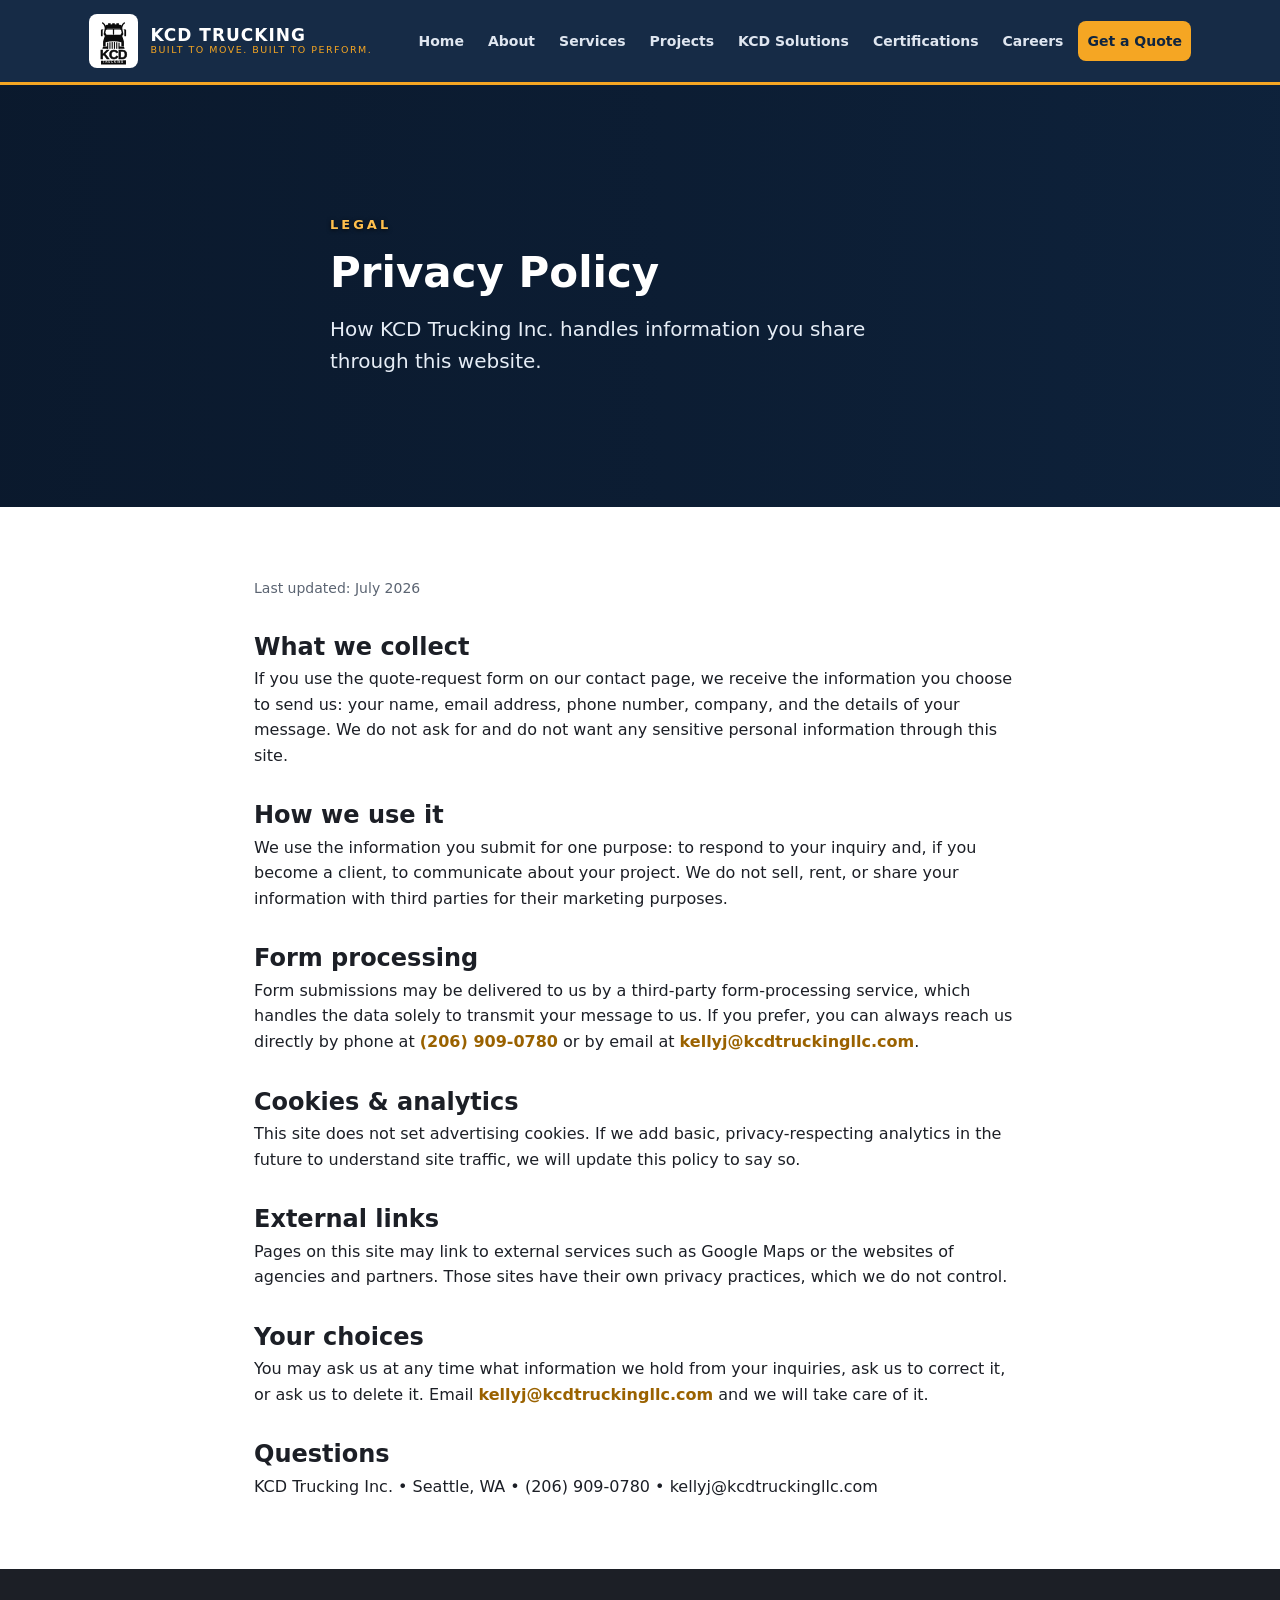
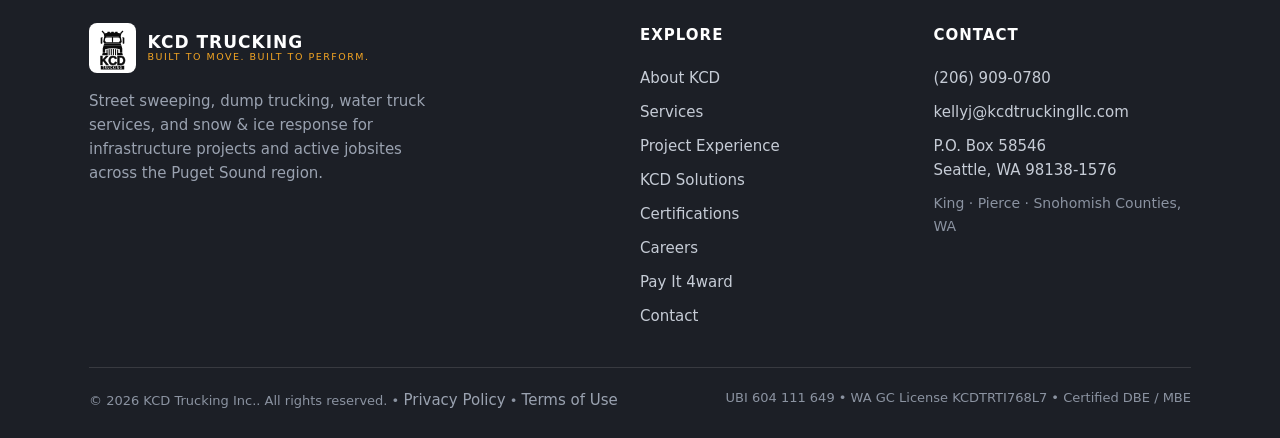
<file: privacy.html>
<!DOCTYPE html>
<html lang="en">
<head>
<meta charset="UTF-8">
<meta name="viewport" content="width=device-width, initial-scale=1.0">
<title>Privacy Policy | KCD Trucking Inc. — Seattle, WA</title>
<meta name="description" content="Privacy policy for the KCD Trucking Inc. website — how we collect, use and protect information submitted through this site.">
<link rel="canonical" href="https://www.kcdtruckingllc.com/privacy.html">
<link rel="icon" type="image/svg+xml" href="favicon.svg">
<meta name="robots" content="noindex, nofollow">
<link rel="stylesheet" href="styles.css">
</head>
<body>

<!-- ===== Header ===== -->
<header class="site-header">
  <nav class="nav">
    <a class="brand" href="index.html">
      <span class="logo-chip"><img src="images/kcd-logo.svg" alt="KCD Trucking logo" height="44"></span>
      <span class="brand-text"><b>KCD TRUCKING</b><span>Built to Move. Built to Perform.</span></span>
    </a>
    <button class="nav-toggle" aria-label="Toggle navigation menu" aria-expanded="false" aria-controls="navlinks">
      <span></span><span></span><span></span>
    </button>
    <div class="nav-links" id="navlinks">
      <a href="index.html">Home</a>
      <a href="about.html">About</a>
      <a href="services.html">Services</a>
      <a href="projects.html">Projects</a>
      <a href="kcd-solutions.html">KCD Solutions</a>
      <a href="certifications.html">Certifications</a>
      <a href="careers.html">Careers</a>
      <a href="contact.html" class="nav-cta">Get a Quote</a>
    </div>
  </nav>
</header>

<!-- ===== Hero ===== -->
<section class="hero hero-sm">
  <div class="wrap">
    <p class="eyebrow">Legal</p>
    <h1>Privacy Policy</h1>
    <p class="lead">How KCD Trucking Inc. handles information you share through this website.</p>
  </div>
</section>

<!-- ===== Body ===== -->
<section>
  <div class="wrap" style="max-width:820px;">
    <p style="color:var(--grey);font-size:14px;">Last updated: July 2026</p>

    <h2 style="margin-top:28px;">What we collect</h2>
    <p>If you use the quote-request form on our contact page, we receive the information you choose to send us: your name, email address, phone number, company, and the details of your message. We do not ask for and do not want any sensitive personal information through this site.</p>

    <h2 style="margin-top:28px;">How we use it</h2>
    <p>We use the information you submit for one purpose: to respond to your inquiry and, if you become a client, to communicate about your project. We do not sell, rent, or share your information with third parties for their marketing purposes.</p>

    <h2 style="margin-top:28px;">Form processing</h2>
    <p>Form submissions may be delivered to us by a third-party form-processing service, which handles the data solely to transmit your message to us. If you prefer, you can always reach us directly by phone at <a href="tel:+12069090780" style="color:var(--amber-dark);font-weight:600;">(206) 909-0780</a> or by email at <a href="mailto:kellyj@kcdtruckingllc.com" style="color:var(--amber-dark);font-weight:600;">kellyj@kcdtruckingllc.com</a>.</p>

    <h2 style="margin-top:28px;">Cookies &amp; analytics</h2>
    <p>This site does not set advertising cookies. If we add basic, privacy-respecting analytics in the future to understand site traffic, we will update this policy to say so.</p>

    <h2 style="margin-top:28px;">External links</h2>
    <p>Pages on this site may link to external services such as Google Maps or the websites of agencies and partners. Those sites have their own privacy practices, which we do not control.</p>

    <h2 style="margin-top:28px;">Your choices</h2>
    <p>You may ask us at any time what information we hold from your inquiries, ask us to correct it, or ask us to delete it. Email <a href="mailto:kellyj@kcdtruckingllc.com" style="color:var(--amber-dark);font-weight:600;">kellyj@kcdtruckingllc.com</a> and we will take care of it.</p>

    <h2 style="margin-top:28px;">Questions</h2>
    <p>KCD Trucking Inc. • Seattle, WA • (206) 909-0780 • kellyj@kcdtruckingllc.com</p>
  </div>
</section>

<!-- ===== Footer ===== -->
<footer class="site-footer">
  <div class="wrap">
    <div class="footer-grid">
      <div>
        <a class="brand" href="index.html" style="margin-bottom:16px;">
          <span class="logo-chip"><img src="images/kcd-logo.svg" alt="KCD Trucking logo" height="38"></span>
          <span class="brand-text" style="color:#fff;"><b>KCD TRUCKING</b><span>Built to Move. Built to Perform.</span></span>
        </a>
        <p style="max-width:340px;color:#9aa2b0;font-size:15px;">Street sweeping, dump trucking, water truck services, and snow &amp; ice response for infrastructure projects and active jobsites across the Puget Sound region.</p>
      </div>
      <div>
        <h4>Explore</h4>
        <a href="about.html">About KCD</a>
        <a href="services.html">Services</a>
        <a href="projects.html">Project Experience</a>
        <a href="kcd-solutions.html">KCD Solutions</a>
        <a href="certifications.html">Certifications</a>
        <a href="careers.html">Careers</a>
        <a href="pay-it-4ward.html">Pay It 4ward</a>
        <a href="contact.html">Contact</a>
      </div>
      <div>
        <h4>Contact</h4>
        <a href="tel:+12069090780">(206) 909-0780</a>
        <a href="mailto:kellyj@kcdtruckingllc.com">kellyj@kcdtruckingllc.com</a>
        <span style="display:block;padding:5px 0;font-size:15px;">P.O. Box 58546<br>Seattle, WA 98138-1576</span>
        <span style="display:block;padding:5px 0;font-size:14px;color:#8b93a1;">King · Pierce · Snohomish Counties, WA</span>
      </div>
    </div>
    <div class="footer-bottom">
      <span>© <span id="yr">2026</span> KCD Trucking Inc.. All rights reserved. • <a href="privacy.html" style="color:#9aa2b0;">Privacy Policy</a> • <a href="terms.html" style="color:#9aa2b0;">Terms of Use</a></span>
      <span>UBI 604 111 649 • WA GC License KCDTRTI768L7 • Certified DBE / MBE</span>
    </div>
  </div>
</footer>

<script>
  const tgl=document.querySelector('.nav-toggle'), lnks=document.getElementById('navlinks');
  if(tgl){tgl.addEventListener('click',()=>{const o=lnks.classList.toggle('open');tgl.setAttribute('aria-expanded',o);});}
  const y=document.getElementById('yr'); if(y) y.textContent=new Date().getFullYear();
</script>
</body>
</html>
</file>
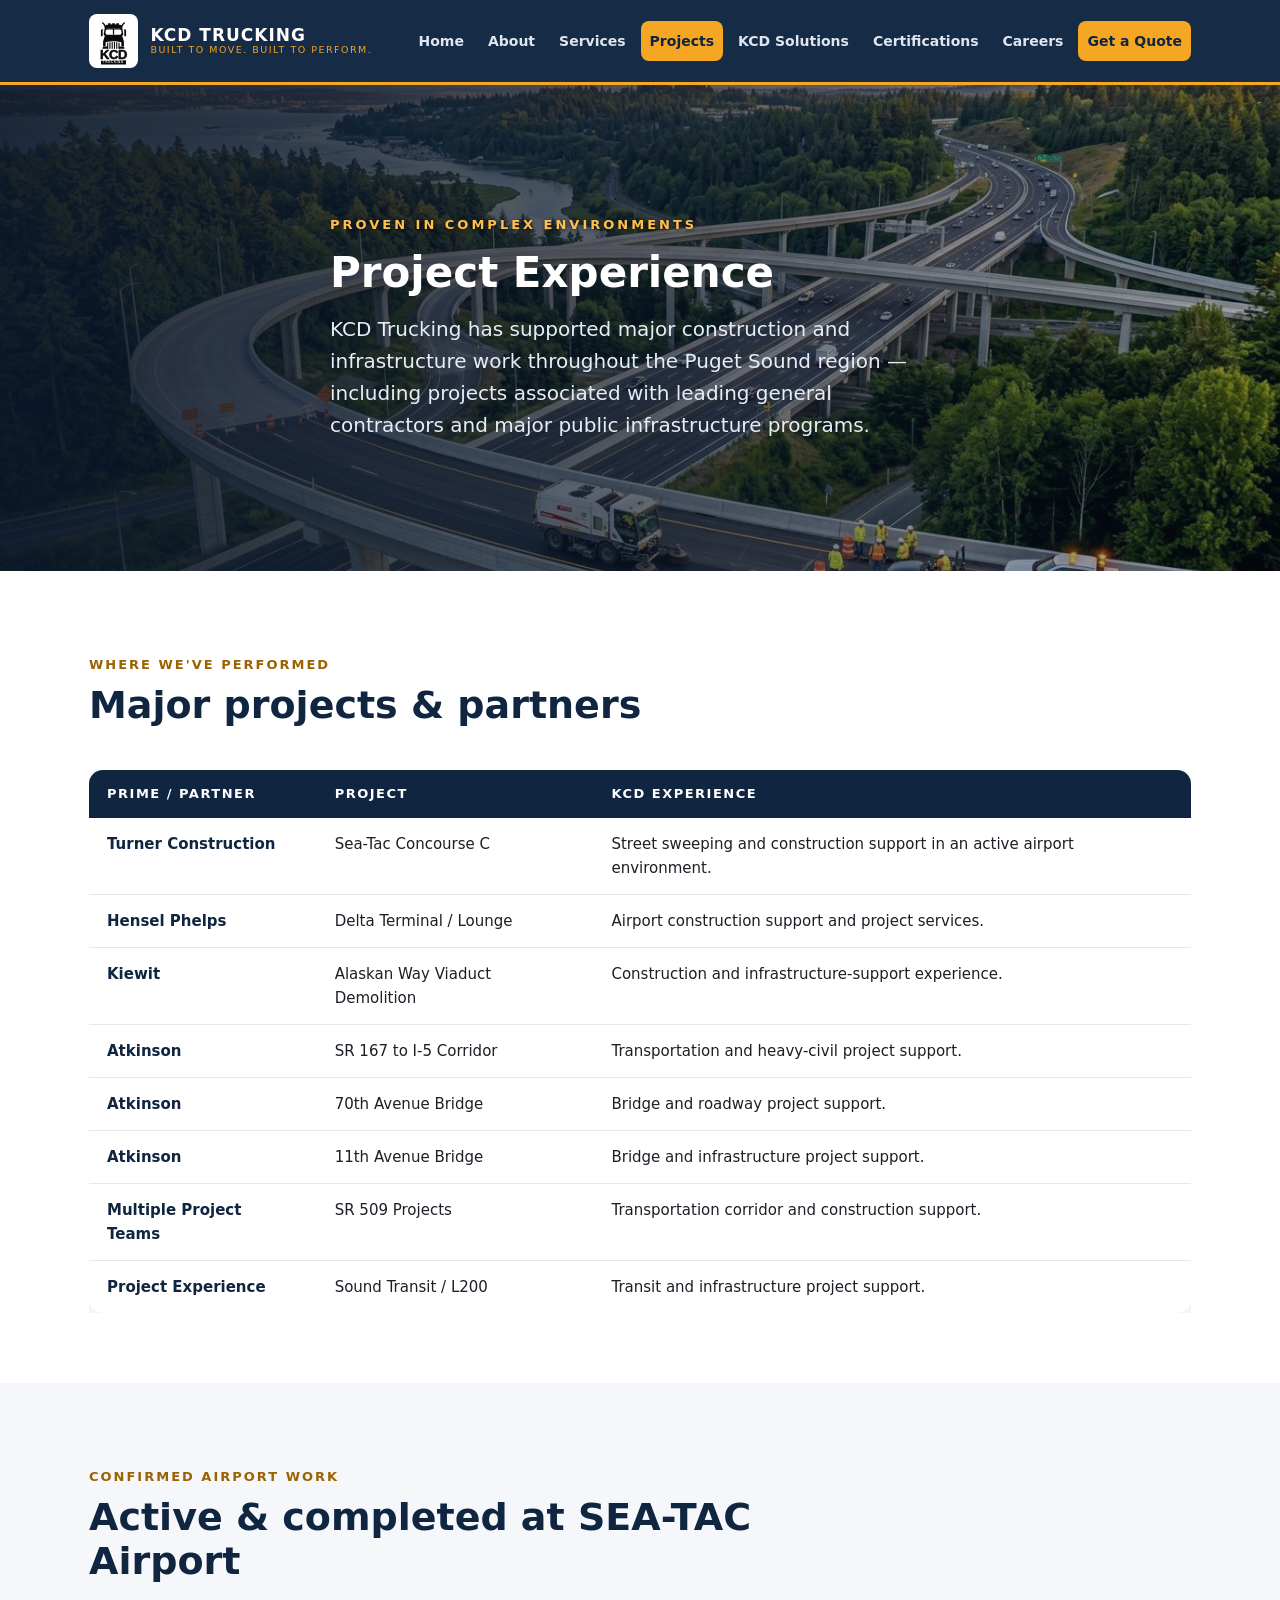
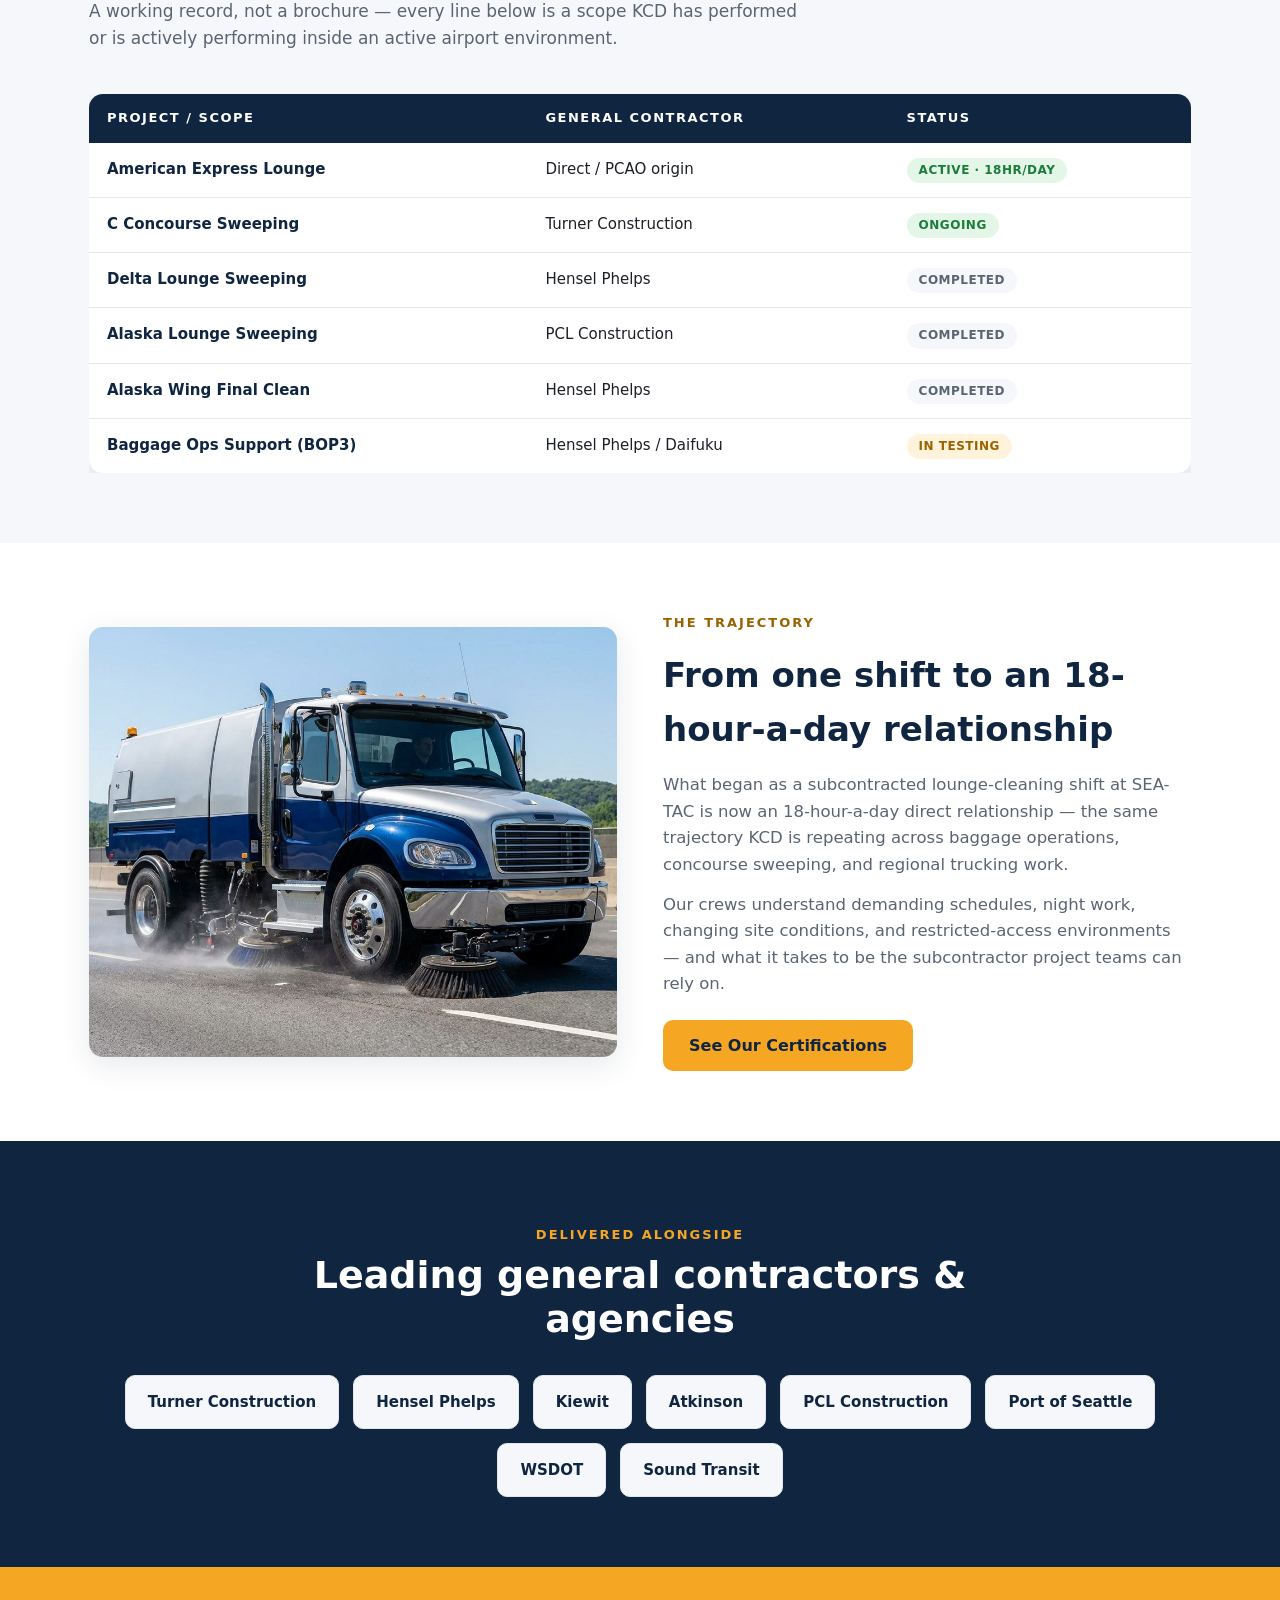
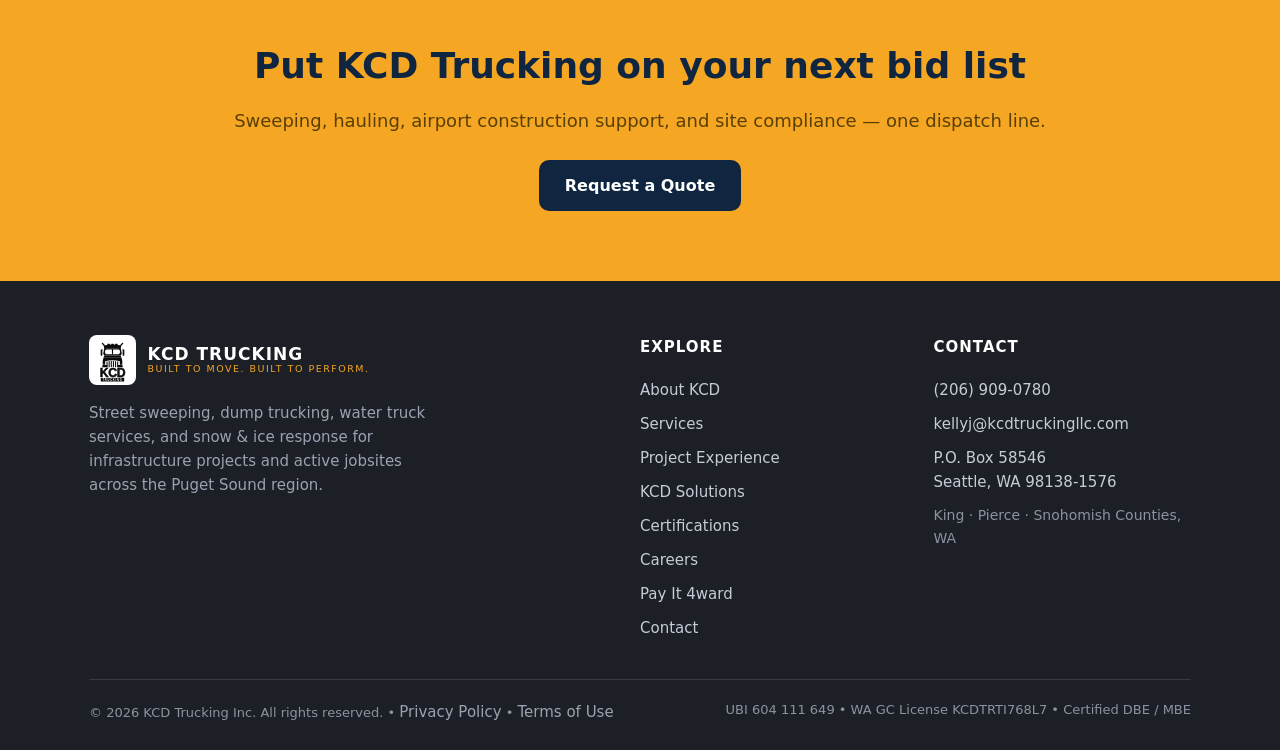
<file: projects.html>
<!DOCTYPE html>
<html lang="en">
<head>
<meta charset="UTF-8">
<meta name="viewport" content="width=device-width, initial-scale=1.0">
<title>Project Experience — SEA-TAC, WSDOT & Major Infrastructure | KCD Trucking Inc.</title>
<meta name="description" content="KCD Trucking's project experience: SEA-TAC Airport work with Turner, Hensel Phelps and PCL; Alaskan Way Viaduct demolition with Kiewit; SR 167, SR 509 and bridge projects with Atkinson; and Sound Transit infrastructure support.">
<link rel="canonical" href="https://www.kcdtruckingllc.com/projects.html">
<meta name="robots" content="noindex, nofollow">
<link rel="icon" type="image/svg+xml" href="favicon.svg">
<meta property="og:type" content="website">
<meta property="og:site_name" content="KCD Trucking Inc.">
<meta property="og:title" content="Project Experience — KCD Trucking Inc.">
<meta property="og:description" content="Proven in complex environments: SEA-TAC Airport, Alaskan Way Viaduct, SR 167 & SR 509 corridors, bridge projects, and Sound Transit work.">
<meta property="og:url" content="https://www.kcdtruckingllc.com/projects.html">
<meta property="og:image" content="https://www.kcdtruckingllc.com/images/interchange-aerial.jpg">
<meta name="twitter:card" content="summary_large_image">
<meta name="twitter:title" content="Project Experience — KCD Trucking Inc.">
<meta name="twitter:description" content="Proven in complex environments: SEA-TAC Airport, Alaskan Way Viaduct, SR 167 & SR 509 corridors, bridge projects, and Sound Transit work.">
<meta name="twitter:image" content="https://www.kcdtruckingllc.com/images/interchange-aerial.jpg">
<link rel="stylesheet" href="styles.css">
<script type="application/ld+json">
{
  "@context":"https://schema.org",
  "@type":"CollectionPage",
  "name":"Project Experience — KCD Trucking Inc.",
  "url":"https://www.kcdtruckingllc.com/projects.html",
  "about":{
    "@type":"LocalBusiness",
    "name":"KCD Trucking Inc.",
    "telephone":"+1-206-909-0780"
  }
}
</script>
</head>
<body>

<header class="site-header">
  <nav class="nav">
    <a class="brand" href="index.html">
      <span class="logo-chip"><img src="images/kcd-logo.svg" alt="KCD Trucking logo" height="44"></span>
      <span class="brand-text"><b>KCD TRUCKING</b><span>Built to Move. Built to Perform.</span></span>
    </a>
    <button class="nav-toggle" aria-label="Toggle navigation menu" aria-expanded="false" aria-controls="navlinks">
      <span></span><span></span><span></span>
    </button>
    <div class="nav-links" id="navlinks">
      <a href="index.html">Home</a>
      <a href="about.html">About</a>
      <a href="services.html">Services</a>
      <a href="projects.html" class="active" aria-current="page">Projects</a>
      <a href="kcd-solutions.html">KCD Solutions</a>
      <a href="certifications.html">Certifications</a>
      <a href="careers.html">Careers</a>
      <a href="contact.html" class="nav-cta">Get a Quote</a>
    </div>
  </nav>
</header>

<section class="hero hero-sm">
  <img class="hero-bg" src="images/interchange-aerial.jpg" width="1376" height="768" alt="Aerial view of a Puget Sound freeway interchange">
  <div class="wrap">
    <p class="eyebrow">Proven in Complex Environments</p>
    <h1>Project Experience</h1>
    <p class="lead">KCD Trucking has supported major construction and infrastructure work throughout the Puget Sound region — including projects associated with leading general contractors and major public infrastructure programs.</p>
  </div>
</section>

<!-- Experience table -->
<section>
  <div class="wrap">
    <div class="section-head reveal">
      <p class="kicker">Where We've Performed</p>
      <h2>Major projects &amp; partners</h2>
    </div>
    <div class="table-scroll reveal">
      <table class="ptable">
        <thead>
          <tr><th scope="col">Prime / Partner</th><th scope="col">Project</th><th scope="col">KCD Experience</th></tr>
        </thead>
        <tbody>
          <tr><td><b>Turner Construction</b></td><td>Sea-Tac Concourse C</td><td>Street sweeping and construction support in an active airport environment.</td></tr>
          <tr><td><b>Hensel Phelps</b></td><td>Delta Terminal / Lounge</td><td>Airport construction support and project services.</td></tr>
          <tr><td><b>Kiewit</b></td><td>Alaskan Way Viaduct Demolition</td><td>Construction and infrastructure-support experience.</td></tr>
          <tr><td><b>Atkinson</b></td><td>SR 167 to I-5 Corridor</td><td>Transportation and heavy-civil project support.</td></tr>
          <tr><td><b>Atkinson</b></td><td>70th Avenue Bridge</td><td>Bridge and roadway project support.</td></tr>
          <tr><td><b>Atkinson</b></td><td>11th Avenue Bridge</td><td>Bridge and infrastructure project support.</td></tr>
          <tr><td><b>Multiple Project Teams</b></td><td>SR 509 Projects</td><td>Transportation corridor and construction support.</td></tr>
          <tr><td><b>Project Experience</b></td><td>Sound Transit / L200</td><td>Transit and infrastructure project support.</td></tr>
        </tbody>
      </table>
    </div>
  </div>
</section>

<!-- SEA-TAC work -->
<section class="section-light">
  <div class="wrap">
    <div class="section-head reveal">
      <p class="kicker">Confirmed Airport Work</p>
      <h2>Active &amp; completed at SEA-TAC Airport</h2>
      <p>A working record, not a brochure — every line below is a scope KCD has performed or is actively performing inside an active airport environment.</p>
    </div>
    <div class="table-scroll reveal">
      <table class="ptable">
        <thead>
          <tr><th scope="col">Project / Scope</th><th scope="col">General Contractor</th><th scope="col">Status</th></tr>
        </thead>
        <tbody>
          <tr><td><b>American Express Lounge</b></td><td>Direct / PCAO origin</td><td><span class="status-pill active">ACTIVE · 18HR/DAY</span></td></tr>
          <tr><td><b>C Concourse Sweeping</b></td><td>Turner Construction</td><td><span class="status-pill active">ONGOING</span></td></tr>
          <tr><td><b>Delta Lounge Sweeping</b></td><td>Hensel Phelps</td><td><span class="status-pill done">COMPLETED</span></td></tr>
          <tr><td><b>Alaska Lounge Sweeping</b></td><td>PCL Construction</td><td><span class="status-pill done">COMPLETED</span></td></tr>
          <tr><td><b>Alaska Wing Final Clean</b></td><td>Hensel Phelps</td><td><span class="status-pill done">COMPLETED</span></td></tr>
          <tr><td><b>Baggage Ops Support (BOP3)</b></td><td>Hensel Phelps / Daifuku</td><td><span class="status-pill testing">IN TESTING</span></td></tr>
        </tbody>
      </table>
    </div>
  </div>
</section>

<!-- Spotlight -->
<section>
  <div class="wrap">
    <div class="split reveal">
      <img src="images/sweeper.jpg" width="1376" height="768" loading="lazy" alt="KCD street sweeper working a corridor at night">
      <div>
        <p class="kicker" style="color:var(--amber-dark);font-weight:700;letter-spacing:2px;text-transform:uppercase;font-size:13px;">The Trajectory</p>
        <h2>From one shift to an 18-hour-a-day relationship</h2>
        <p>What began as a subcontracted lounge-cleaning shift at SEA-TAC is now an 18-hour-a-day direct relationship — the same trajectory KCD is repeating across baggage operations, concourse sweeping, and regional trucking work.</p>
        <p>Our crews understand demanding schedules, night work, changing site conditions, and restricted-access environments — and what it takes to be the subcontractor project teams can rely on.</p>
        <a href="certifications.html" class="btn btn-primary" style="margin-top:8px;">See Our Certifications</a>
      </div>
    </div>
  </div>
</section>

<!-- Partners -->
<section class="section-navy">
  <div class="wrap">
    <div class="section-head reveal" style="margin:0 auto 34px;text-align:center;">
      <p class="kicker">Delivered Alongside</p>
      <h2>Leading general contractors &amp; agencies</h2>
    </div>
    <div class="partners reveal">
      <span class="p">Turner Construction</span>
      <span class="p">Hensel Phelps</span>
      <span class="p">Kiewit</span>
      <span class="p">Atkinson</span>
      <span class="p">PCL Construction</span>
      <span class="p">Port of Seattle</span>
      <span class="p">WSDOT</span>
      <span class="p">Sound Transit</span>
    </div>
  </div>
</section>

<section class="cta-band">
  <div class="wrap">
    <h2>Put KCD Trucking on your next bid list</h2>
    <p>Sweeping, hauling, airport construction support, and site compliance — one dispatch line.</p>
    <a href="contact.html" class="btn btn-primary">Request a Quote</a>
  </div>
</section>

<footer class="site-footer">
  <div class="wrap">
    <div class="footer-grid">
      <div>
        <a class="brand" href="index.html" style="margin-bottom:16px;">
          <span class="logo-chip"><img src="images/kcd-logo.svg" alt="KCD Trucking logo" height="38"></span>
          <span class="brand-text" style="color:#fff;"><b>KCD TRUCKING</b><span>Built to Move. Built to Perform.</span></span>
        </a>
        <p style="max-width:340px;color:#9aa2b0;font-size:15px;">Street sweeping, dump trucking, water truck services, and snow &amp; ice response for infrastructure projects and active jobsites across the Puget Sound region.</p>
      </div>
      <div>
        <h4>Explore</h4>
        <a href="about.html">About KCD</a>
        <a href="services.html">Services</a>
        <a href="projects.html">Project Experience</a>
        <a href="kcd-solutions.html">KCD Solutions</a>
        <a href="certifications.html">Certifications</a>
        <a href="careers.html">Careers</a>
        <a href="pay-it-4ward.html">Pay It 4ward</a>
        <a href="contact.html">Contact</a>
      </div>
      <div>
        <h4>Contact</h4>
        <a href="tel:+12069090780">(206) 909-0780</a>
        <a href="mailto:kellyj@kcdtruckingllc.com">kellyj@kcdtruckingllc.com</a>
        <span style="display:block;padding:5px 0;font-size:15px;">P.O. Box 58546<br>Seattle, WA 98138-1576</span>
        <span style="display:block;padding:5px 0;font-size:14px;color:#8b93a1;">King · Pierce · Snohomish Counties, WA</span>
      </div>
    </div>
    <div class="footer-bottom">
      <span>© <span id="yr">2026</span> KCD Trucking Inc. All rights reserved. • <a href="privacy.html" style="color:#9aa2b0;">Privacy Policy</a> • <a href="terms.html" style="color:#9aa2b0;">Terms of Use</a></span>
      <span>UBI 604 111 649 • WA GC License KCDTRTI768L7 • Certified DBE / MBE</span>
    </div>
  </div>
</footer>

<script>
  const tgl=document.querySelector('.nav-toggle'), lnks=document.getElementById('navlinks');
  if(tgl){tgl.addEventListener('click',()=>{const o=lnks.classList.toggle('open');tgl.setAttribute('aria-expanded',o);});}
  const y=document.getElementById('yr'); if(y) y.textContent=new Date().getFullYear();
  if(!window.matchMedia('(prefers-reduced-motion: reduce)').matches){
    const io=new IntersectionObserver((es)=>es.forEach(e=>{if(e.isIntersecting)e.target.classList.add('in')}),{threshold:.15});
    document.querySelectorAll('.reveal').forEach(el=>io.observe(el));
  } else { document.querySelectorAll('.reveal').forEach(el=>el.classList.add('in')); }
</script>
</body>
</html>
</file>
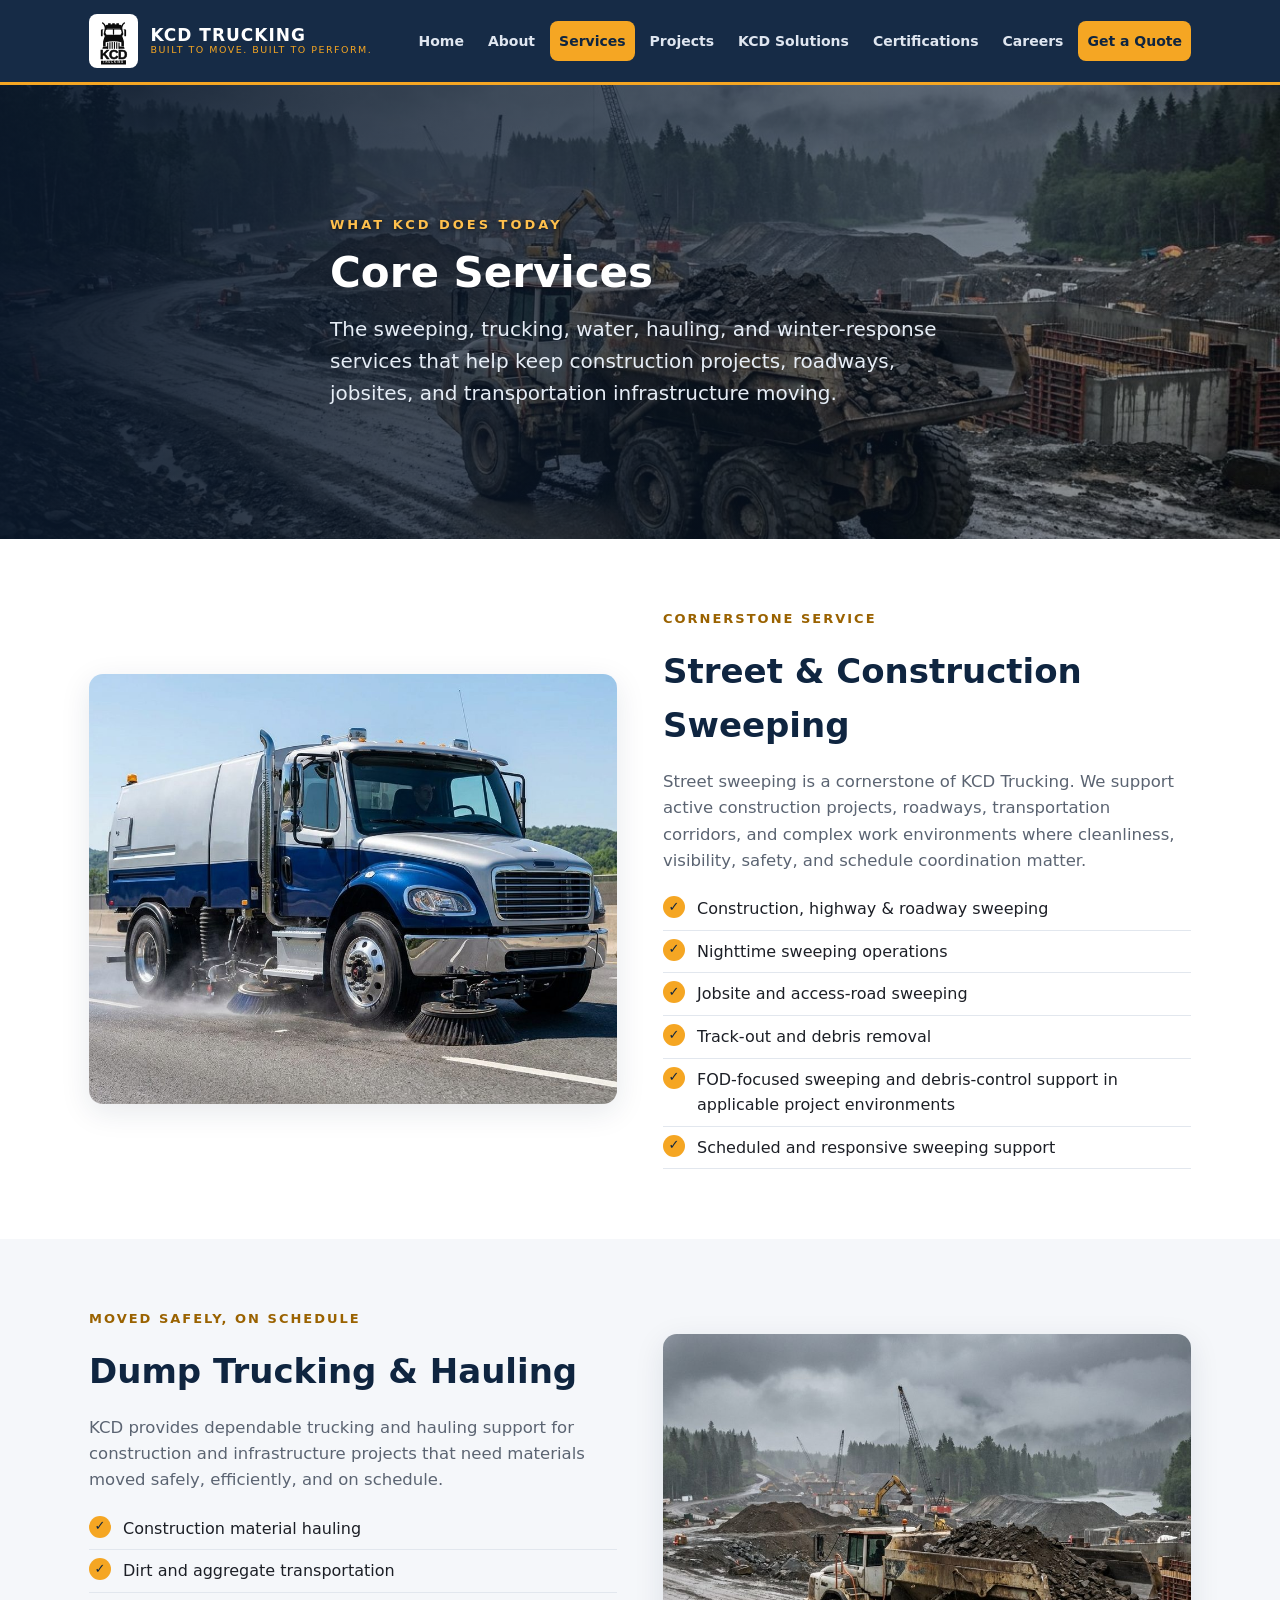
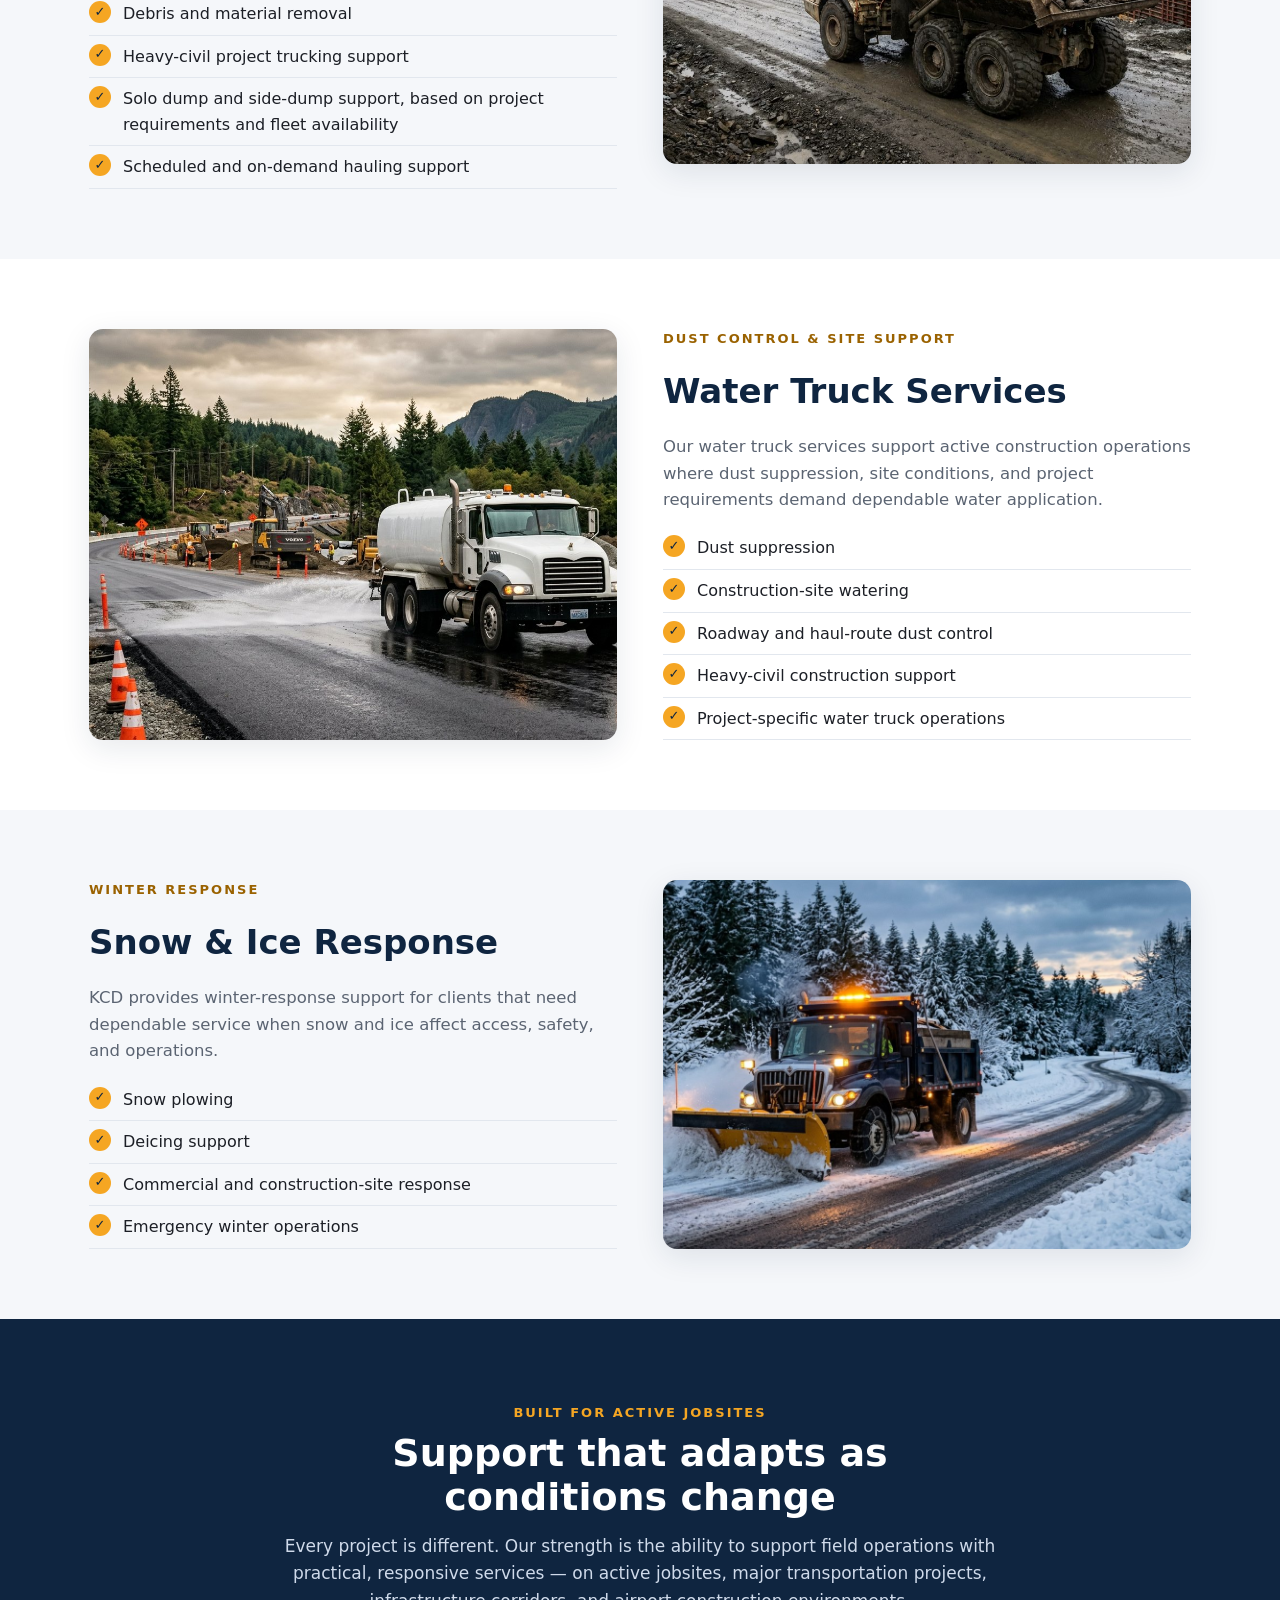
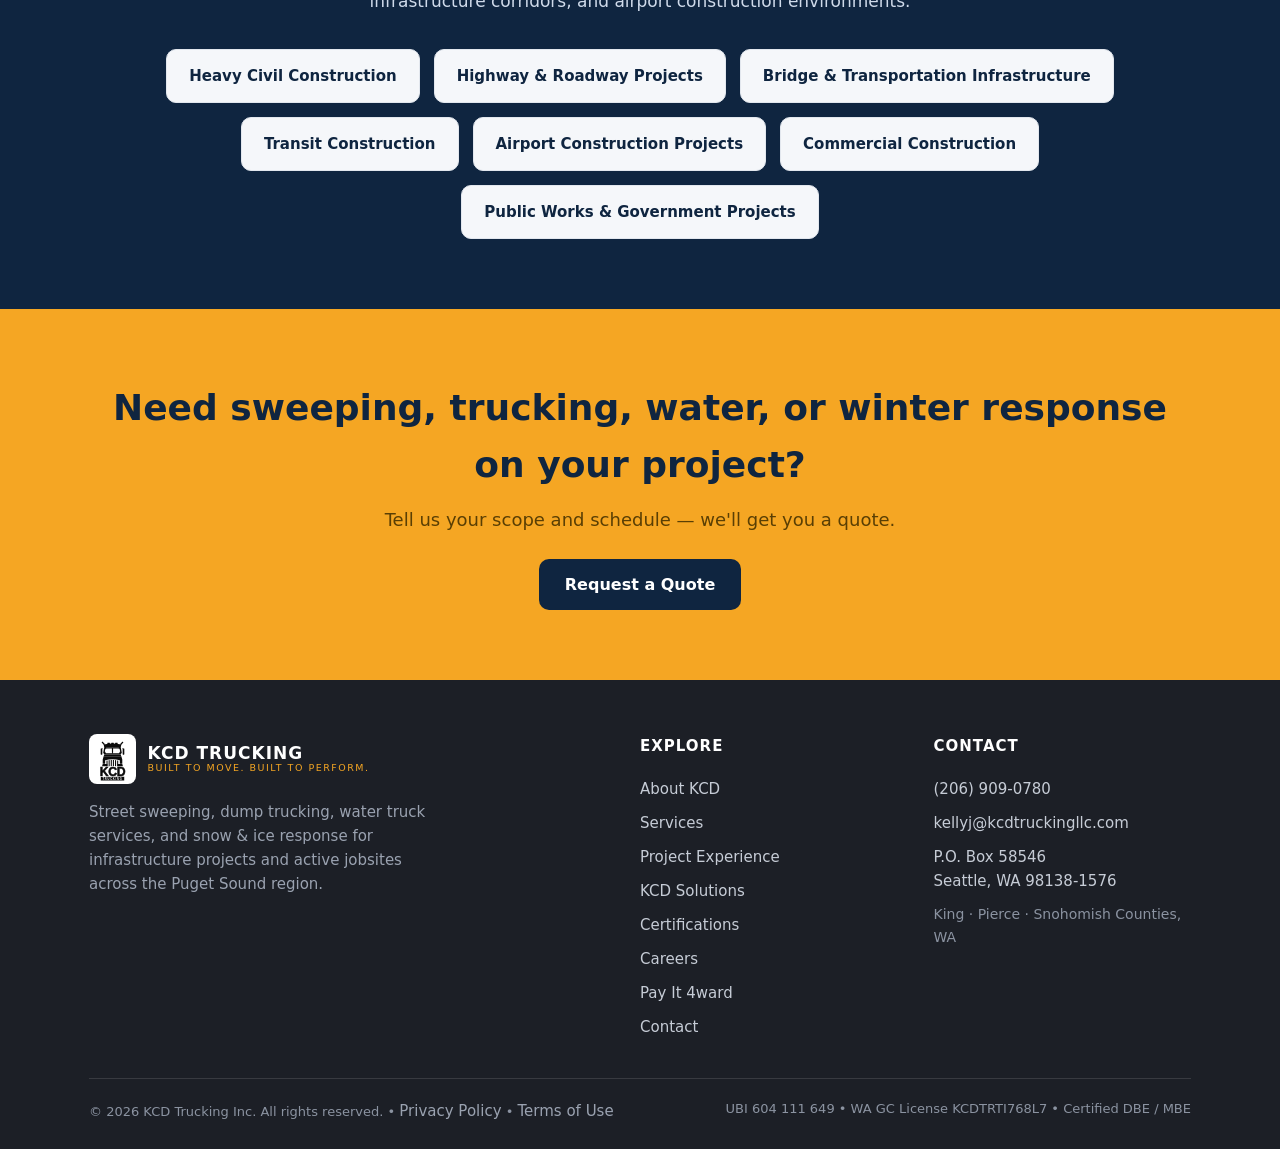
<file: services.html>
<!DOCTYPE html>
<html lang="en">
<head>
<meta charset="UTF-8">
<meta name="viewport" content="width=device-width, initial-scale=1.0">
<title>Services — Street Sweeping, Dump Trucking, Water Trucks, Snow & Ice | KCD Trucking Inc.</title>
<meta name="description" content="KCD Trucking's core services: street & construction sweeping (including airfield/FOD-focused work), dump trucking & hauling, water truck services and dust control, and snow & ice response across the Puget Sound region.">
<link rel="canonical" href="https://www.kcdtruckingllc.com/services.html">
<meta name="robots" content="noindex, nofollow">
<link rel="icon" type="image/svg+xml" href="favicon.svg">
<meta property="og:type" content="website">
<meta property="og:site_name" content="KCD Trucking Inc.">
<meta property="og:title" content="Services — KCD Trucking Inc.">
<meta property="og:description" content="Street sweeping, dump trucking & hauling, water truck services, and snow & ice response for construction and infrastructure projects.">
<meta property="og:url" content="https://www.kcdtruckingllc.com/services.html">
<meta property="og:image" content="https://www.kcdtruckingllc.com/images/sweeper.jpg">
<meta name="twitter:card" content="summary_large_image">
<meta name="twitter:title" content="Services — KCD Trucking Inc.">
<meta name="twitter:description" content="Street sweeping, dump trucking & hauling, water truck services, and snow & ice response for construction and infrastructure projects.">
<meta name="twitter:image" content="https://www.kcdtruckingllc.com/images/sweeper.jpg">
<link rel="stylesheet" href="styles.css">
<script type="application/ld+json">
{
  "@context":"https://schema.org",
  "@type":"LocalBusiness",
  "name":"KCD Trucking Inc.",
  "url":"https://www.kcdtruckingllc.com/services.html",
  "image":"https://www.kcdtruckingllc.com/images/sweeper.jpg",
  "telephone":"+1-206-909-0780",
  "email":"kellyj@kcdtruckingllc.com",
  "areaServed":["King County, WA","Pierce County, WA","Snohomish County, WA"],
  "makesOffer":[
    {"@type":"Offer","itemOffered":{"@type":"Service","name":"Street and construction sweeping"}},
    {"@type":"Offer","itemOffered":{"@type":"Service","name":"Dump trucking and hauling"}},
    {"@type":"Offer","itemOffered":{"@type":"Service","name":"Water truck services and dust control"}},
    {"@type":"Offer","itemOffered":{"@type":"Service","name":"Snow and ice response"}}
  ]
}
</script>
</head>
<body>

<header class="site-header">
  <nav class="nav">
    <a class="brand" href="index.html">
      <span class="logo-chip"><img src="images/kcd-logo.svg" alt="KCD Trucking logo" height="44"></span>
      <span class="brand-text"><b>KCD TRUCKING</b><span>Built to Move. Built to Perform.</span></span>
    </a>
    <button class="nav-toggle" aria-label="Toggle navigation menu" aria-expanded="false" aria-controls="navlinks">
      <span></span><span></span><span></span>
    </button>
    <div class="nav-links" id="navlinks">
      <a href="index.html">Home</a>
      <a href="about.html">About</a>
      <a href="services.html" class="active" aria-current="page">Services</a>
      <a href="projects.html">Projects</a>
      <a href="kcd-solutions.html">KCD Solutions</a>
      <a href="certifications.html">Certifications</a>
      <a href="careers.html">Careers</a>
      <a href="contact.html" class="nav-cta">Get a Quote</a>
    </div>
  </nav>
</header>

<section class="hero hero-sm">
  <img class="hero-bg" src="images/dumptruck.jpg" width="1376" height="768" alt="KCD dump truck hauling material at a construction site">
  <div class="wrap">
    <p class="eyebrow">What KCD Does Today</p>
    <h1>Core Services</h1>
    <p class="lead">The sweeping, trucking, water, hauling, and winter-response services that help keep construction projects, roadways, jobsites, and transportation infrastructure moving.</p>
  </div>
</section>

<!-- Sweeping -->
<section>
  <div class="wrap">
    <div class="split reveal">
      <img src="images/sweeper.jpg" width="1376" height="768" loading="lazy" alt="KCD street sweeper working a highway lane">
      <div>
        <p class="kicker" style="color:var(--amber-dark);font-weight:700;letter-spacing:2px;text-transform:uppercase;font-size:13px;">Cornerstone Service</p>
        <h2>Street &amp; Construction Sweeping</h2>
        <p>Street sweeping is a cornerstone of KCD Trucking. We support active construction projects, roadways, transportation corridors, and complex work environments where cleanliness, visibility, safety, and schedule coordination matter.</p>
        <ul class="checklist">
          <li>Construction, highway &amp; roadway sweeping</li>
          <li>Nighttime sweeping operations</li>
          <li>Jobsite and access-road sweeping</li>
          <li>Track-out and debris removal</li>
          <li>FOD-focused sweeping and debris-control support in applicable project environments</li>
          <li>Scheduled and responsive sweeping support</li>
        </ul>
      </div>
    </div>
  </div>
</section>

<!-- Dump trucking -->
<section class="section-light">
  <div class="wrap">
    <div class="split reveal">
      <div>
        <p class="kicker" style="color:var(--amber-dark);font-weight:700;letter-spacing:2px;text-transform:uppercase;font-size:13px;">Moved Safely, On Schedule</p>
        <h2>Dump Trucking &amp; Hauling</h2>
        <p>KCD provides dependable trucking and hauling support for construction and infrastructure projects that need materials moved safely, efficiently, and on schedule.</p>
        <ul class="checklist">
          <li>Construction material hauling</li>
          <li>Dirt and aggregate transportation</li>
          <li>Debris and material removal</li>
          <li>Heavy-civil project trucking support</li>
          <li>Solo dump and side-dump support, based on project requirements and fleet availability</li>
          <li>Scheduled and on-demand hauling support</li>
        </ul>
      </div>
      <img src="images/dumptruck.jpg" width="1376" height="768" loading="lazy" alt="Dump truck hauling material on a large earthwork project">
    </div>
  </div>
</section>

<!-- Water trucks -->
<section>
  <div class="wrap">
    <div class="split reveal">
      <img src="images/water-truck.jpg" width="1376" height="768" loading="lazy" alt="Water truck spraying for dust suppression on an active construction site">
      <div>
        <p class="kicker" style="color:var(--amber-dark);font-weight:700;letter-spacing:2px;text-transform:uppercase;font-size:13px;">Dust Control &amp; Site Support</p>
        <h2>Water Truck Services</h2>
        <p>Our water truck services support active construction operations where dust suppression, site conditions, and project requirements demand dependable water application.</p>
        <ul class="checklist">
          <li>Dust suppression</li>
          <li>Construction-site watering</li>
          <li>Roadway and haul-route dust control</li>
          <li>Heavy-civil construction support</li>
          <li>Project-specific water truck operations</li>
        </ul>
      </div>
    </div>
  </div>
</section>

<!-- Snow & ice -->
<section class="section-light">
  <div class="wrap">
    <div class="split reveal">
      <div>
        <p class="kicker" style="color:var(--amber-dark);font-weight:700;letter-spacing:2px;text-transform:uppercase;font-size:13px;">Winter Response</p>
        <h2>Snow &amp; Ice Response</h2>
        <p>KCD provides winter-response support for clients that need dependable service when snow and ice affect access, safety, and operations.</p>
        <ul class="checklist">
          <li>Snow plowing</li>
          <li>Deicing support</li>
          <li>Commercial and construction-site response</li>
          <li>Emergency winter operations</li>
        </ul>
      </div>
      <img src="images/snow-plow.jpg" width="1376" height="768" loading="lazy" alt="Plow truck clearing snow from a tree-lined arterial road at dawn">
    </div>
  </div>
</section>

<!-- Built for active jobsites -->
<section class="section-navy">
  <div class="wrap">
    <div class="section-head reveal" style="margin:0 auto 34px;text-align:center;">
      <p class="kicker">Built for Active Jobsites</p>
      <h2>Support that adapts as conditions change</h2>
      <p style="margin-left:auto;margin-right:auto;">Every project is different. Our strength is the ability to support field operations with practical, responsive services — on active jobsites, major transportation projects, infrastructure corridors, and airport construction environments.</p>
    </div>
    <div class="partners reveal">
      <span class="p">Heavy Civil Construction</span>
      <span class="p">Highway &amp; Roadway Projects</span>
      <span class="p">Bridge &amp; Transportation Infrastructure</span>
      <span class="p">Transit Construction</span>
      <span class="p">Airport Construction Projects</span>
      <span class="p">Commercial Construction</span>
      <span class="p">Public Works &amp; Government Projects</span>
    </div>
  </div>
</section>

<section class="cta-band">
  <div class="wrap">
    <h2>Need sweeping, trucking, water, or winter response on your project?</h2>
    <p>Tell us your scope and schedule — we'll get you a quote.</p>
    <a href="contact.html" class="btn btn-primary">Request a Quote</a>
  </div>
</section>

<footer class="site-footer">
  <div class="wrap">
    <div class="footer-grid">
      <div>
        <a class="brand" href="index.html" style="margin-bottom:16px;">
          <span class="logo-chip"><img src="images/kcd-logo.svg" alt="KCD Trucking logo" height="38"></span>
          <span class="brand-text" style="color:#fff;"><b>KCD TRUCKING</b><span>Built to Move. Built to Perform.</span></span>
        </a>
        <p style="max-width:340px;color:#9aa2b0;font-size:15px;">Street sweeping, dump trucking, water truck services, and snow &amp; ice response for infrastructure projects and active jobsites across the Puget Sound region.</p>
      </div>
      <div>
        <h4>Explore</h4>
        <a href="about.html">About KCD</a>
        <a href="services.html">Services</a>
        <a href="projects.html">Project Experience</a>
        <a href="kcd-solutions.html">KCD Solutions</a>
        <a href="certifications.html">Certifications</a>
        <a href="careers.html">Careers</a>
        <a href="pay-it-4ward.html">Pay It 4ward</a>
        <a href="contact.html">Contact</a>
      </div>
      <div>
        <h4>Contact</h4>
        <a href="tel:+12069090780">(206) 909-0780</a>
        <a href="mailto:kellyj@kcdtruckingllc.com">kellyj@kcdtruckingllc.com</a>
        <span style="display:block;padding:5px 0;font-size:15px;">P.O. Box 58546<br>Seattle, WA 98138-1576</span>
        <span style="display:block;padding:5px 0;font-size:14px;color:#8b93a1;">King · Pierce · Snohomish Counties, WA</span>
      </div>
    </div>
    <div class="footer-bottom">
      <span>© <span id="yr">2026</span> KCD Trucking Inc. All rights reserved. • <a href="privacy.html" style="color:#9aa2b0;">Privacy Policy</a> • <a href="terms.html" style="color:#9aa2b0;">Terms of Use</a></span>
      <span>UBI 604 111 649 • WA GC License KCDTRTI768L7 • Certified DBE / MBE</span>
    </div>
  </div>
</footer>

<script>
  const tgl=document.querySelector('.nav-toggle'), lnks=document.getElementById('navlinks');
  if(tgl){tgl.addEventListener('click',()=>{const o=lnks.classList.toggle('open');tgl.setAttribute('aria-expanded',o);});}
  const y=document.getElementById('yr'); if(y) y.textContent=new Date().getFullYear();
  if(!window.matchMedia('(prefers-reduced-motion: reduce)').matches){
    const io=new IntersectionObserver((es)=>es.forEach(e=>{if(e.isIntersecting)e.target.classList.add('in')}),{threshold:.15});
    document.querySelectorAll('.reveal').forEach(el=>io.observe(el));
  } else { document.querySelectorAll('.reveal').forEach(el=>el.classList.add('in')); }
</script>
</body>
</html>
</file>
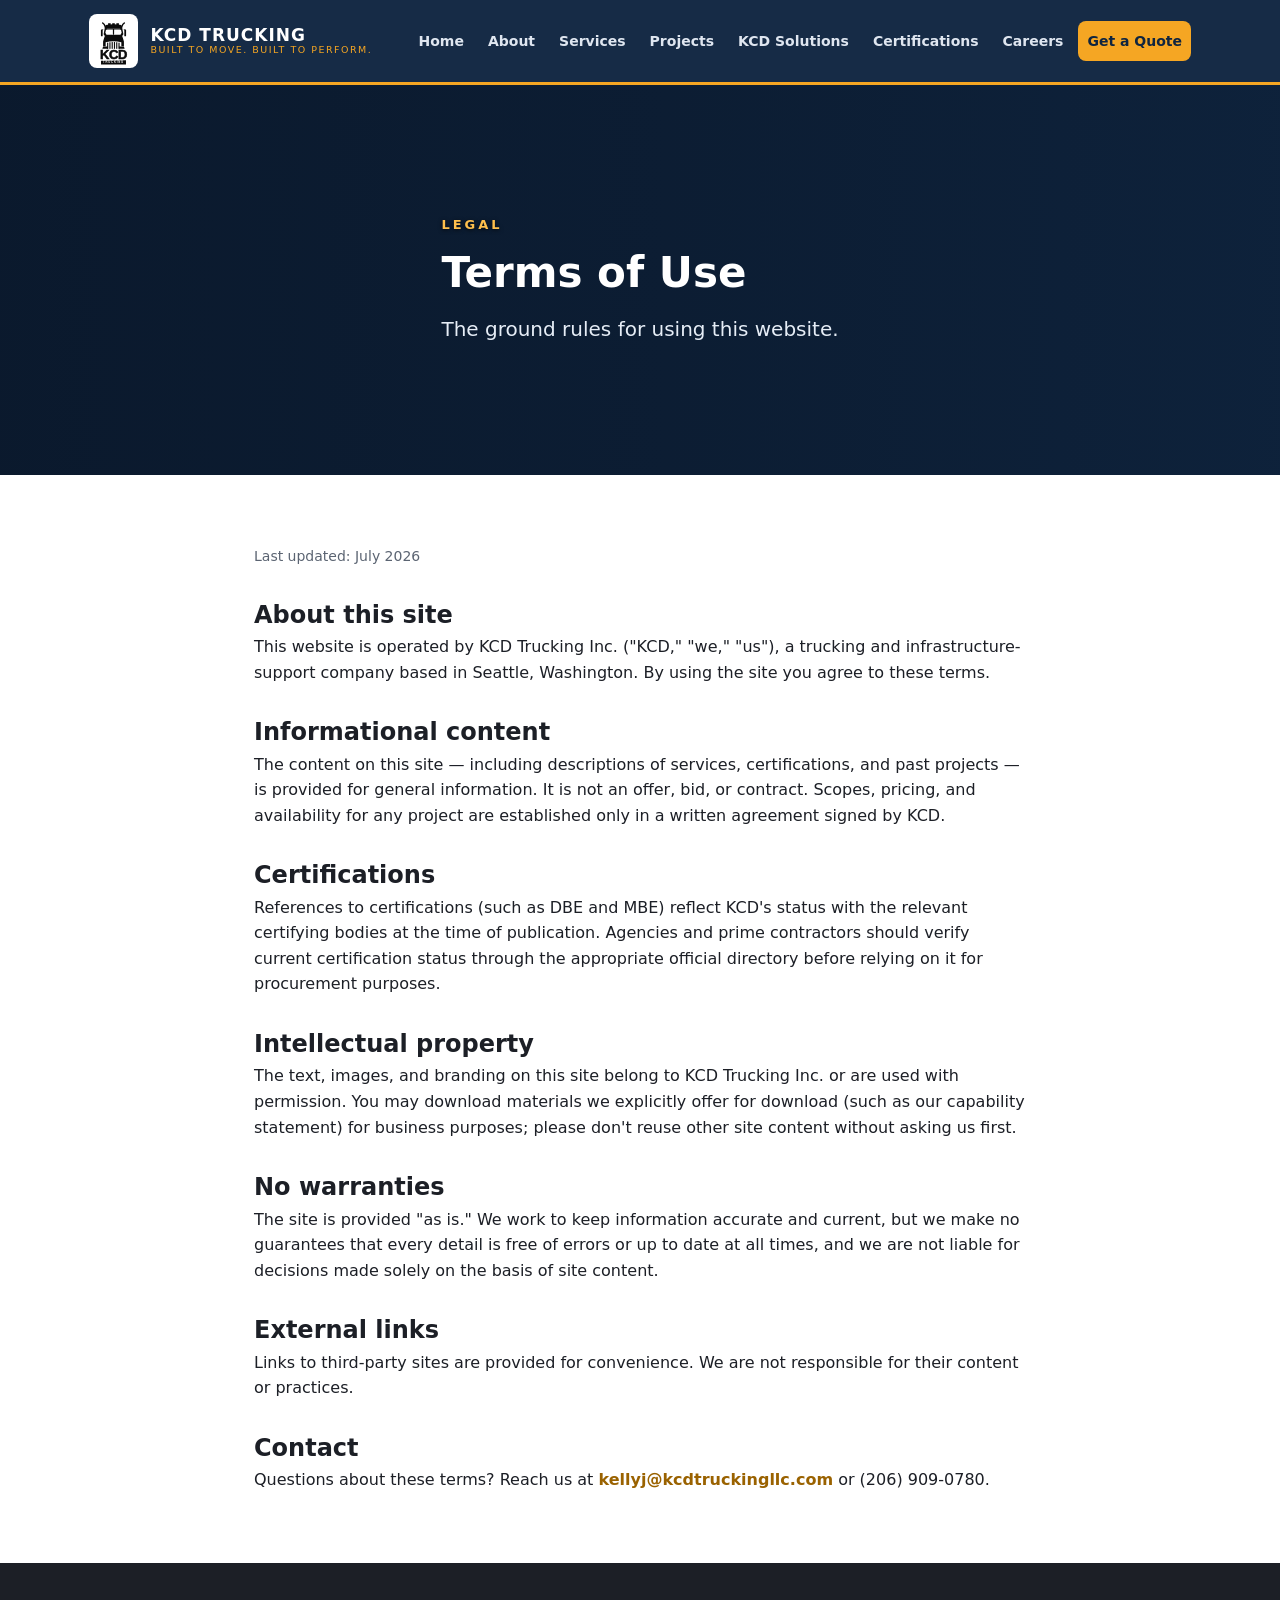
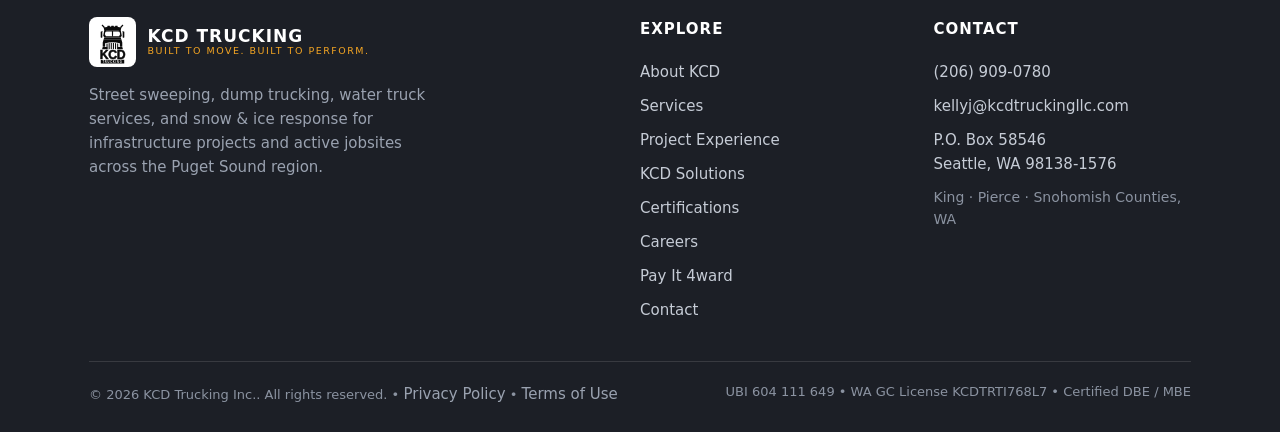
<file: terms.html>
<!DOCTYPE html>
<html lang="en">
<head>
<meta charset="UTF-8">
<meta name="viewport" content="width=device-width, initial-scale=1.0">
<title>Terms of Use | KCD Trucking Inc. — Seattle, WA</title>
<meta name="description" content="Terms of use for the KCD Trucking Inc. website.">
<link rel="canonical" href="https://www.kcdtruckingllc.com/terms.html">
<link rel="icon" type="image/svg+xml" href="favicon.svg">
<meta name="robots" content="noindex, nofollow">
<link rel="stylesheet" href="styles.css">
</head>
<body>

<!-- ===== Header ===== -->
<header class="site-header">
  <nav class="nav">
    <a class="brand" href="index.html">
      <span class="logo-chip"><img src="images/kcd-logo.svg" alt="KCD Trucking logo" height="44"></span>
      <span class="brand-text"><b>KCD TRUCKING</b><span>Built to Move. Built to Perform.</span></span>
    </a>
    <button class="nav-toggle" aria-label="Toggle navigation menu" aria-expanded="false" aria-controls="navlinks">
      <span></span><span></span><span></span>
    </button>
    <div class="nav-links" id="navlinks">
      <a href="index.html">Home</a>
      <a href="about.html">About</a>
      <a href="services.html">Services</a>
      <a href="projects.html">Projects</a>
      <a href="kcd-solutions.html">KCD Solutions</a>
      <a href="certifications.html">Certifications</a>
      <a href="careers.html">Careers</a>
      <a href="contact.html" class="nav-cta">Get a Quote</a>
    </div>
  </nav>
</header>

<!-- ===== Hero ===== -->
<section class="hero hero-sm">
  <div class="wrap">
    <p class="eyebrow">Legal</p>
    <h1>Terms of Use</h1>
    <p class="lead">The ground rules for using this website.</p>
  </div>
</section>

<!-- ===== Body ===== -->
<section>
  <div class="wrap" style="max-width:820px;">
    <p style="color:var(--grey);font-size:14px;">Last updated: July 2026</p>

    <h2 style="margin-top:28px;">About this site</h2>
    <p>This website is operated by KCD Trucking Inc. ("KCD," "we," "us"), a trucking and infrastructure-support company based in Seattle, Washington. By using the site you agree to these terms.</p>

    <h2 style="margin-top:28px;">Informational content</h2>
    <p>The content on this site — including descriptions of services, certifications, and past projects — is provided for general information. It is not an offer, bid, or contract. Scopes, pricing, and availability for any project are established only in a written agreement signed by KCD.</p>

    <h2 style="margin-top:28px;">Certifications</h2>
    <p>References to certifications (such as DBE and MBE) reflect KCD's status with the relevant certifying bodies at the time of publication. Agencies and prime contractors should verify current certification status through the appropriate official directory before relying on it for procurement purposes.</p>

    <h2 style="margin-top:28px;">Intellectual property</h2>
    <p>The text, images, and branding on this site belong to KCD Trucking Inc. or are used with permission. You may download materials we explicitly offer for download (such as our capability statement) for business purposes; please don't reuse other site content without asking us first.</p>

    <h2 style="margin-top:28px;">No warranties</h2>
    <p>The site is provided "as is." We work to keep information accurate and current, but we make no guarantees that every detail is free of errors or up to date at all times, and we are not liable for decisions made solely on the basis of site content.</p>

    <h2 style="margin-top:28px;">External links</h2>
    <p>Links to third-party sites are provided for convenience. We are not responsible for their content or practices.</p>

    <h2 style="margin-top:28px;">Contact</h2>
    <p>Questions about these terms? Reach us at <a href="mailto:kellyj@kcdtruckingllc.com" style="color:var(--amber-dark);font-weight:600;">kellyj@kcdtruckingllc.com</a> or (206) 909-0780.</p>
  </div>
</section>

<!-- ===== Footer ===== -->
<footer class="site-footer">
  <div class="wrap">
    <div class="footer-grid">
      <div>
        <a class="brand" href="index.html" style="margin-bottom:16px;">
          <span class="logo-chip"><img src="images/kcd-logo.svg" alt="KCD Trucking logo" height="38"></span>
          <span class="brand-text" style="color:#fff;"><b>KCD TRUCKING</b><span>Built to Move. Built to Perform.</span></span>
        </a>
        <p style="max-width:340px;color:#9aa2b0;font-size:15px;">Street sweeping, dump trucking, water truck services, and snow &amp; ice response for infrastructure projects and active jobsites across the Puget Sound region.</p>
      </div>
      <div>
        <h4>Explore</h4>
        <a href="about.html">About KCD</a>
        <a href="services.html">Services</a>
        <a href="projects.html">Project Experience</a>
        <a href="kcd-solutions.html">KCD Solutions</a>
        <a href="certifications.html">Certifications</a>
        <a href="careers.html">Careers</a>
        <a href="pay-it-4ward.html">Pay It 4ward</a>
        <a href="contact.html">Contact</a>
      </div>
      <div>
        <h4>Contact</h4>
        <a href="tel:+12069090780">(206) 909-0780</a>
        <a href="mailto:kellyj@kcdtruckingllc.com">kellyj@kcdtruckingllc.com</a>
        <span style="display:block;padding:5px 0;font-size:15px;">P.O. Box 58546<br>Seattle, WA 98138-1576</span>
        <span style="display:block;padding:5px 0;font-size:14px;color:#8b93a1;">King · Pierce · Snohomish Counties, WA</span>
      </div>
    </div>
    <div class="footer-bottom">
      <span>© <span id="yr">2026</span> KCD Trucking Inc.. All rights reserved. • <a href="privacy.html" style="color:#9aa2b0;">Privacy Policy</a> • <a href="terms.html" style="color:#9aa2b0;">Terms of Use</a></span>
      <span>UBI 604 111 649 • WA GC License KCDTRTI768L7 • Certified DBE / MBE</span>
    </div>
  </div>
</footer>

<script>
  const tgl=document.querySelector('.nav-toggle'), lnks=document.getElementById('navlinks');
  if(tgl){tgl.addEventListener('click',()=>{const o=lnks.classList.toggle('open');tgl.setAttribute('aria-expanded',o);});}
  const y=document.getElementById('yr'); if(y) y.textContent=new Date().getFullYear();
</script>
</body>
</html>
</file>
<file: styles.css>
/* =========================================================
   KCD Trucking LLC — site stylesheet
   Palette: deep navy, charcoal, safety amber, clean white
   ========================================================= */

:root{
  --navy:#0f2540;
  --navy-2:#16324f;
  --charcoal:#1c1f26;
  --amber:#f5a623;
  --amber-dark:#9a6200; /* WCAG AA compliant for small kicker text on white/light */
  --grey:#5b6472;
  --light:#f5f7fa;
  --line:#e2e7ee;
  --white:#ffffff;
  --shadow:0 8px 30px rgba(15,37,64,.10);
  --radius:14px;
  --maxw:1150px;
}

*{box-sizing:border-box;margin:0;padding:0;}
html{scroll-behavior:smooth;}
body{
  font-family:'Segoe UI',system-ui,-apple-system,Arial,sans-serif;
  color:var(--charcoal);
  background:var(--white);
  line-height:1.6;
  -webkit-font-smoothing:antialiased;
}
img{max-width:100%;display:block;}
a{color:inherit;text-decoration:none;}
.wrap{max-width:var(--maxw);margin:0 auto;padding:0 24px;}

/* ---------- Header / nav ---------- */
.site-header{
  position:sticky;top:0;z-index:50;
  background:rgba(15,37,64,.97);
  backdrop-filter:saturate(140%) blur(6px);
  border-bottom:3px solid var(--amber);
}
.nav{
  display:flex;align-items:center;justify-content:space-between;
  max-width:var(--maxw);margin:0 auto;padding:14px 24px;
}
.brand{display:flex;align-items:center;gap:12px;color:#fff;}
.brand .mark{
  font-weight:800;font-size:30px;letter-spacing:2px;color:#fff;
  background:var(--amber);color:var(--navy);
  padding:4px 12px;border-radius:8px;line-height:1;
}
.brand .logo-chip{
  background:#fff;border-radius:8px;padding:3px 8px;line-height:0;flex:none;
}
.brand .logo-chip img{height:48px;width:auto;display:block;}
.site-footer a.brand{display:flex;padding:0;}
.site-footer .logo-chip img{height:44px;}
.brand .brand-text{display:flex;flex-direction:column;line-height:1.05;}
.brand .brand-text b{font-size:17px;letter-spacing:1px;white-space:nowrap;}
.brand .brand-text span{font-size:9.5px;letter-spacing:1.5px;color:var(--amber);text-transform:uppercase;white-space:nowrap;}
.nav-links{display:flex;gap:6px;align-items:center;flex-wrap:wrap;}
.nav-links a{
  color:#dfe6f0;font-weight:600;font-size:14px;
  padding:9px 9px;border-radius:8px;transition:.18s;white-space:nowrap;
}
.nav-links a:hover{background:rgba(255,255,255,.10);color:#fff;}
.nav-links a.active{color:var(--navy);background:var(--amber);}
.nav-cta{
  background:var(--amber);color:var(--navy)!important;font-weight:800!important;
}
.nav-cta:hover{background:#ffb733!important;}

/* ---------- Hero ---------- */
.hero{
  position:relative;color:#fff;text-align:left;
  min-height:520px;display:flex;align-items:center;
  background:var(--navy);
  overflow:hidden;
}
.hero::after{
  content:"";position:absolute;inset:0;
  background:linear-gradient(90deg,rgba(10,24,43,.90) 0%,rgba(10,24,43,.60) 55%,rgba(10,24,43,.25) 100%);
}
.hero img.hero-bg,.hero video.hero-bg{
  position:absolute;inset:0;width:100%;height:100%;object-fit:cover;
}
.card img.card-photo{
  width:100%;aspect-ratio:16/9;object-fit:cover;
  border-radius:10px;margin-bottom:16px;
}
.hero .wrap{position:relative;z-index:2;padding-top:60px;padding-bottom:60px;}
.hero .eyebrow{
  color:#ffc04d;font-weight:800;letter-spacing:3px;text-transform:uppercase;
  font-size:13px;margin-bottom:14px;text-shadow:0 1px 4px rgba(0,0,0,.75);
}
.hero h1{font-size:clamp(30px,5vw,52px);line-height:1.08;font-weight:800;max-width:760px;}
.hero p.lead{font-size:clamp(16px,2vw,20px);margin-top:18px;max-width:620px;color:#e6edf6;}
.hero .btn-row{margin-top:28px;display:flex;gap:14px;flex-wrap:wrap;}

/* smaller inner-page hero */
.hero.hero-sm{min-height:340px;}
.hero.hero-sm h1{font-size:clamp(28px,4vw,42px);}

/* ---------- Buttons ---------- */
.btn{
  display:inline-block;font-weight:700;font-size:16px;
  padding:13px 26px;border-radius:10px;transition:.18s;cursor:pointer;border:none;
}
.btn-primary{background:var(--amber);color:var(--navy);}
.btn-primary:hover{background:#ffb733;transform:translateY(-2px);}
.btn-ghost{background:transparent;color:#fff;border:2px solid rgba(255,255,255,.55);}
.btn-ghost:hover{border-color:#fff;background:rgba(255,255,255,.08);}

/* ---------- Sections ---------- */
section{padding:70px 0;}
.section-light{background:var(--light);}
.section-navy{background:var(--navy);color:#fff;}
.section-head{max-width:720px;margin-bottom:42px;}
.section-head .kicker{color:var(--amber-dark);font-weight:700;letter-spacing:2px;text-transform:uppercase;font-size:13px;}
.section-navy .section-head .kicker{color:var(--amber);}
.section-head h2{font-size:clamp(26px,3.5vw,38px);line-height:1.15;margin-top:8px;color:var(--navy);}
.section-navy .section-head h2{color:#fff;}
.section-head p{margin-top:14px;color:var(--grey);font-size:17px;}
.section-navy .section-head p{color:#cfdaea;}

/* ---------- Grids / cards ---------- */
.grid{display:grid;gap:24px;}
.grid-2{grid-template-columns:repeat(2,1fr);}
.grid-3{grid-template-columns:repeat(3,1fr);}
.grid-4{grid-template-columns:repeat(4,1fr);}

.card{
  background:#fff;border:1px solid var(--line);border-radius:var(--radius);
  padding:26px;box-shadow:var(--shadow);transition:.2s;
}
.card:hover{transform:translateY(-4px);box-shadow:0 14px 40px rgba(15,37,64,.16);}
.card .ico{
  width:52px;height:52px;border-radius:12px;background:var(--navy);color:var(--amber);
  display:flex;align-items:center;justify-content:center;font-size:26px;margin-bottom:16px;font-weight:800;
}
.card h3{color:var(--navy);font-size:20px;margin-bottom:8px;}
.card p{color:var(--grey);font-size:15px;}

/* media + text split */
.split{display:grid;grid-template-columns:1fr 1fr;gap:46px;align-items:center;}
.split img{border-radius:var(--radius);box-shadow:var(--shadow);width:100%;height:100%;object-fit:cover;max-height:430px;}
.split h2{color:var(--navy);font-size:clamp(24px,3vw,34px);margin-bottom:16px;}
.split p{color:var(--grey);margin-bottom:14px;font-size:16.5px;}
.section-navy .split h2{color:#fff;}
.section-navy .split p{color:#cfdaea;}

/* feature list with checks */
.checklist{list-style:none;margin-top:10px;}
.checklist li{position:relative;padding:8px 0 8px 34px;font-size:16px;border-bottom:1px solid var(--line);}
.checklist li::before{
  content:"✓";position:absolute;left:0;top:8px;
  width:22px;height:22px;background:var(--amber);color:var(--navy);
  border-radius:50%;font-size:13px;font-weight:800;display:flex;align-items:center;justify-content:center;
}
.section-navy .checklist li{border-color:rgba(255,255,255,.14);}

/* ---------- Credential badges ---------- */
.badges{display:flex;flex-wrap:wrap;gap:14px;margin-top:8px;}
.badge{
  background:#fff;border:2px solid var(--amber);border-radius:50px;
  padding:9px 20px;font-weight:800;color:var(--navy);font-size:14px;letter-spacing:.5px;
  box-shadow:var(--shadow);
}
.section-navy .badge{background:transparent;color:#fff;}

/* ---------- Stats ---------- */
.stats{display:grid;grid-template-columns:repeat(4,1fr);gap:20px;text-align:center;}
.stat b{display:block;font-size:clamp(30px,4vw,46px);color:var(--amber);font-weight:800;line-height:1;}
.stat span{display:block;margin-top:8px;color:#cfdaea;font-size:14px;letter-spacing:.5px;}

/* ---------- Partner logos (text) ---------- */
.partners{display:flex;flex-wrap:wrap;gap:14px;justify-content:center;margin-top:10px;}
.partners .p{
  background:var(--light);border:1px solid var(--line);border-radius:10px;
  padding:14px 22px;font-weight:700;color:var(--navy);font-size:15px;
}

/* ---------- CTA band ---------- */
.cta-band{background:var(--amber);color:var(--navy);text-align:center;}
.cta-band h2{font-size:clamp(26px,3.5vw,36px);color:var(--navy);}
.cta-band p{font-size:18px;margin:12px 0 24px;color:#5a3f04;}
.cta-band .btn-primary{background:var(--navy);color:#fff;}
.cta-band .btn-primary:hover{background:#0a1830;}

/* ---------- Contact ---------- */
.contact-grid{display:grid;grid-template-columns:1fr 1fr;gap:40px;}
.info-line{display:flex;gap:14px;align-items:flex-start;padding:16px 0;border-bottom:1px solid var(--line);}
.info-line .ico{
  width:44px;height:44px;flex:none;border-radius:10px;background:var(--navy);color:var(--amber);
  display:flex;align-items:center;justify-content:center;font-size:20px;font-weight:800;
}
.info-line b{display:block;color:var(--navy);font-size:16px;}
.info-line span{color:var(--grey);font-size:15px;}
form label{display:block;font-weight:600;color:var(--navy);margin:14px 0 6px;font-size:14px;}
form input,form select,form textarea{
  width:100%;padding:12px 14px;border:1px solid var(--line);border-radius:10px;
  font-family:inherit;font-size:15px;background:#fff;
}
form input:focus,form select:focus,form textarea:focus{outline:2px solid var(--amber);border-color:var(--amber);}
form textarea{min-height:120px;resize:vertical;}

/* ---------- Footer ---------- */
.site-footer{background:var(--charcoal);color:#c6ccd6;padding:54px 0 26px;}
.footer-grid{display:grid;grid-template-columns:2fr 1fr 1fr;gap:36px;}
.site-footer .brand .mark{font-size:24px;}
.site-footer h4{color:#fff;font-size:15px;letter-spacing:1px;text-transform:uppercase;margin-bottom:14px;}
.site-footer a{color:#c6ccd6;display:block;padding:5px 0;font-size:15px;transition:.15s;}
.site-footer a:hover{color:var(--amber);}
.footer-bottom{border-top:1px solid rgba(255,255,255,.12);margin-top:34px;padding-top:20px;font-size:13px;color:#8b93a1;display:flex;justify-content:space-between;flex-wrap:wrap;gap:10px;}
.footer-bottom a{display:inline;padding:0;}

/* ---------- Fade-in on scroll (progressive enhancement) ---------- */
.reveal{opacity:0;transform:translateY(22px);transition:opacity .7s ease,transform .7s ease;}
.reveal.in{opacity:1;transform:none;}
@media(prefers-reduced-motion:reduce){.reveal{opacity:1;transform:none;transition:none;}}

/* ---------- Responsive ---------- */
@media(max-width:900px){
  .grid-3,.grid-4{grid-template-columns:repeat(2,1fr);}
  .split,.contact-grid{grid-template-columns:1fr;}
  .footer-grid{grid-template-columns:1fr 1fr;}
  .stats{grid-template-columns:repeat(2,1fr);}
}
@media(max-width:620px){
  .grid-2,.grid-3,.grid-4{grid-template-columns:1fr;}
  .footer-grid{grid-template-columns:1fr;}
  section{padding:50px 0;}
}

/* ---------- Accessibility: visible keyboard focus ---------- */
a:focus-visible,button:focus-visible,input:focus-visible,select:focus-visible,textarea:focus-visible{
  outline:3px solid #ffb733;outline-offset:2px;border-radius:4px;
}

/* ---------- Mobile hamburger nav ---------- */
.nav-toggle{
  display:none;background:none;border:0;cursor:pointer;padding:8px;
  flex-direction:column;gap:5px;
}
.nav-toggle span{display:block;width:26px;height:3px;background:#fff;border-radius:2px;transition:.2s;}
.nav-toggle[aria-expanded="true"] span:nth-child(1){transform:translateY(8px) rotate(45deg);}
.nav-toggle[aria-expanded="true"] span:nth-child(2){opacity:0;}
.nav-toggle[aria-expanded="true"] span:nth-child(3){transform:translateY(-8px) rotate(-45deg);}
@media(max-width:1020px){
  .nav{flex-wrap:wrap;}
  .nav-toggle{display:flex;}
  .nav-links{display:none;flex-direction:column;width:100%;padding-top:12px;gap:4px;}
  .nav-links.open{display:flex;}
  .nav-links a{width:100%;padding:12px 14px;}
  .nav-links .nav-cta{text-align:center;}
}

/* ---------- Project experience table ---------- */
.ptable{width:100%;border-collapse:collapse;background:#fff;border-radius:var(--radius);overflow:hidden;box-shadow:var(--shadow);}
.ptable th{background:var(--navy);color:#fff;text-align:left;padding:14px 18px;font-size:13px;letter-spacing:1.5px;text-transform:uppercase;}
.ptable td{padding:14px 18px;border-bottom:1px solid var(--line);font-size:15px;color:var(--charcoal);vertical-align:top;}
.ptable tr:last-child td{border-bottom:none;}
.ptable td b{color:var(--navy);}
.status-pill{display:inline-block;padding:3px 12px;border-radius:50px;font-size:12px;font-weight:800;letter-spacing:.5px;white-space:nowrap;}
.status-pill.active{background:#e3f6e8;color:#1c7d3a;}
.status-pill.done{background:var(--light);color:var(--grey);}
.status-pill.testing{background:#fff3dc;color:#9a6200;}
.table-scroll{overflow-x:auto;-webkit-overflow-scrolling:touch;}
@media(max-width:700px){.ptable th,.ptable td{padding:10px 12px;font-size:14px;}}

/* ---------- FAQ ---------- */
.faq details{background:#fff;border:1px solid var(--line);border-radius:10px;margin-bottom:12px;box-shadow:var(--shadow);}
.faq summary{cursor:pointer;font-weight:700;color:var(--navy);padding:16px 20px;font-size:16px;list-style:none;position:relative;padding-right:44px;}
.faq summary::after{content:"+";position:absolute;right:20px;top:12px;font-size:22px;color:var(--amber-dark);font-weight:800;}
.faq details[open] summary::after{content:"–";}
.faq details p{padding:0 20px 16px;color:var(--grey);font-size:15px;}

/* ---------- Contact form status message ---------- */
.form-status{margin-top:14px;font-size:15px;font-weight:600;padding:0;}
.form-status.sending{color:var(--grey);}
.form-status.ok{color:#1c7d3a;}
.form-status.err{color:#b00020;}
input:user-invalid,select:user-invalid,textarea:user-invalid{border-color:#b00020;}
</file>
